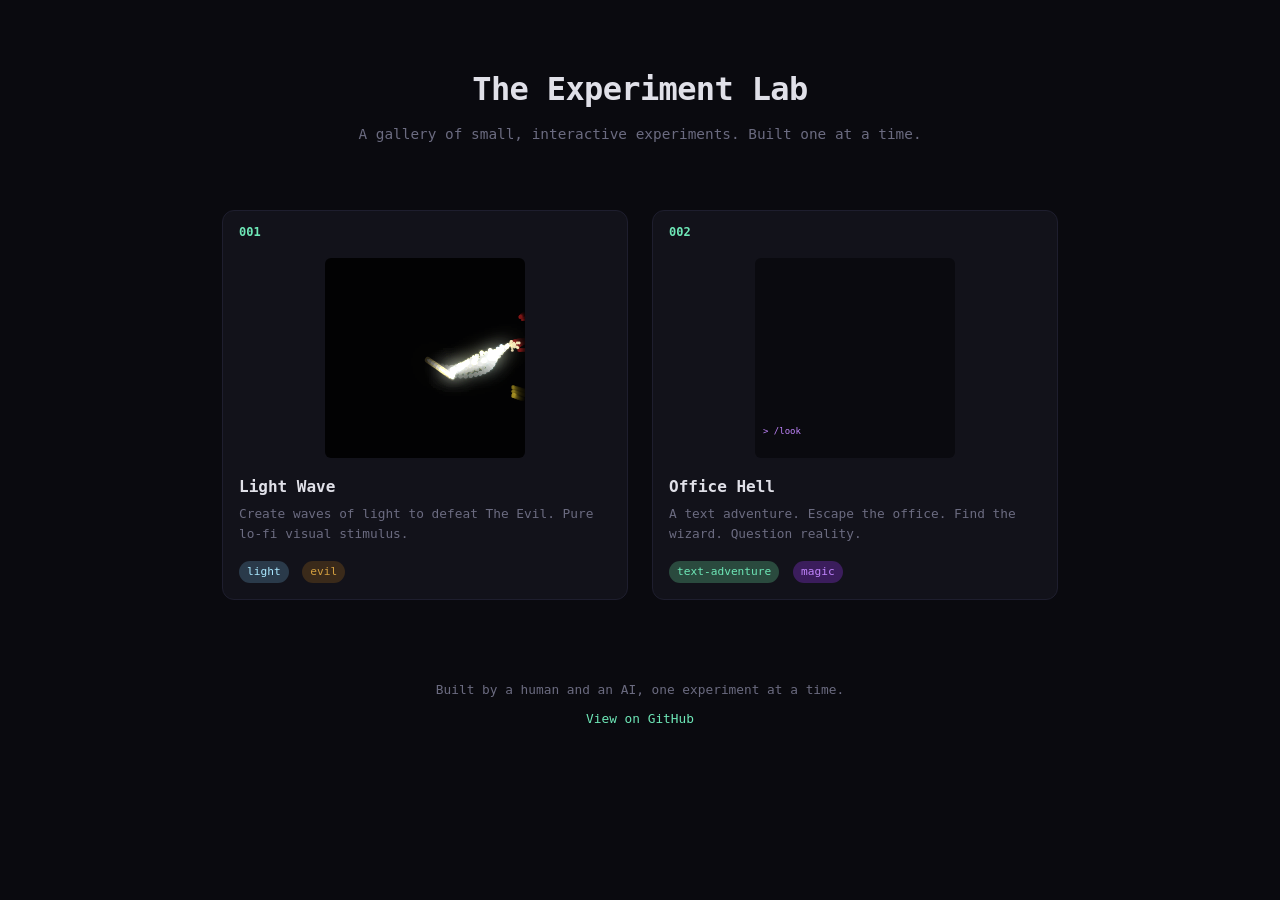
<file: index.html>
<!DOCTYPE html>
<html lang="en">
<head>
    <meta charset="UTF-8">
    <meta name="viewport" content="width=device-width, initial-scale=1.0">
    <title>The Experiment Lab</title>
    <link rel="stylesheet" href="style.css">
</head>
<body>
    <header>
        <h1>The Experiment Lab</h1>
        <p class="subtitle">A gallery of small, interactive experiments. Built one at a time.</p>
    </header>

    <main>
        <div class="grid">
            <a href="experiments/001-game-of-life/" class="card">
                <div class="card-number">001</div>
                <div class="card-preview">
                    <canvas id="preview-lw" width="200" height="200"></canvas>
                </div>
                <div class="card-info">
                    <h2>Light Wave</h2>
                    <p>Create waves of light to defeat The Evil. Pure lo-fi visual stimulus.</p>
                    <span class="card-tag tag-light">light</span>
                    <span class="card-tag tag-evil">evil</span>
                </div>
            </a>

            <a href="experiments/002-office-hell/" class="card">
                <div class="card-number">002</div>
                <div class="card-preview">
                    <div id="preview-office" class="text-preview"></div>
                </div>
                <div class="card-info">
                    <h2>Office Hell</h2>
                    <p>A text adventure. Escape the office. Find the wizard. Question reality.</p>
                    <span class="card-tag">text-adventure</span>
                    <span class="card-tag tag-magic">magic</span>
                </div>
            </a>
        </div>
    </main>

    <footer>
        <p>Built by a human and an AI, one experiment at a time.</p>
        <p><a href="https://github.com/runquik/gleaming_apple" class="gh-link">View on GitHub</a></p>
    </footer>

    <script>
    // Self-playing Light Wave preview with particle wave system + stampedes
    (function() {
        const canvas = document.getElementById('preview-lw');
        if (!canvas) return;
        const ctx = canvas.getContext('2d');
        const W = canvas.width, H = canvas.height;

        // Offscreen canvases for bloom
        const pCanvas = document.createElement('canvas');
        pCanvas.width = W; pCanvas.height = H;
        const pCtx = pCanvas.getContext('2d');
        const bCanvas = document.createElement('canvas');
        bCanvas.width = Math.ceil(W / 2); bCanvas.height = Math.ceil(H / 2);
        const bCtx = bCanvas.getContext('2d');

        // Simplex noise (compact)
        const PERM = new Uint8Array(512);
        const GRAD2 = [[1,0],[-1,0],[0,1],[0,-1],[1,1],[-1,1],[1,-1],[-1,-1],[1,0],[-1,0],[0,1],[0,-1]];
        (function() {
            const p = new Uint8Array(256);
            for (let i = 0; i < 256; i++) p[i] = i;
            for (let i = 255; i > 0; i--) { const j = Math.floor(Math.random()*(i+1)); const t = p[i]; p[i] = p[j]; p[j] = t; }
            for (let i = 0; i < 512; i++) PERM[i] = p[i & 255];
        })();
        const F2 = 0.5*(Math.sqrt(3)-1), G2 = (3-Math.sqrt(3))/6;
        function simplex2D(xin, yin) {
            const s = (xin+yin)*F2;
            const i = Math.floor(xin+s), j = Math.floor(yin+s);
            const t = (i+j)*G2;
            const x0 = xin-(i-t), y0 = yin-(j-t);
            const i1 = x0>y0?1:0, j1 = x0>y0?0:1;
            const x1 = x0-i1+G2, y1 = y0-j1+G2;
            const x2 = x0-1+2*G2, y2 = y0-1+2*G2;
            const ii = i&255, jj = j&255;
            let n0=0,n1=0,n2=0;
            let t0 = 0.5-x0*x0-y0*y0;
            if (t0>0) { t0*=t0; const g=GRAD2[PERM[ii+PERM[jj]]%12]; n0=t0*t0*(g[0]*x0+g[1]*y0); }
            let t1 = 0.5-x1*x1-y1*y1;
            if (t1>0) { t1*=t1; const g=GRAD2[PERM[ii+i1+PERM[jj+j1]]%12]; n1=t1*t1*(g[0]*x1+g[1]*y1); }
            let t2 = 0.5-x2*x2-y2*y2;
            if (t2>0) { t2*=t2; const g=GRAD2[PERM[ii+1+PERM[jj+1]]%12]; n2=t2*t2*(g[0]*x2+g[1]*y2); }
            return 70*(n0+n1+n2);
        }
        const NS = 0.015, NTF = 0.00015;
        function noiseField(x, y, time) {
            const t = time * NTF;
            return { fx: simplex2D(x*NS+31.7, y*NS+t+17.3), fy: -simplex2D(x*NS, y*NS+t) };
        }

        // Particle system constants (scaled for 200px preview)
        const MAX_PARTICLES = 250;
        const EMIT_RATE = 3;
        const PARTICLE_LIFE = 1500;
        const GROW_MS = 150;
        const FADE_MS = 300;
        const NOISE_STRENGTH = 0.12;
        const RIBBON_LENGTH = 30;
        const RIBBON_MAX_AGE = 400;
        const RIBBON_DAMAGE_RADIUS = 12;
        const PARTICLE_DAMAGE_RADIUS = 5;

        const particles = [];
        const ribbon = [];
        const evils = [];
        const sparks = [];
        let time = 0;
        let simTime = 0;

        // Auto-cursor: Lissajous path
        let cursorX = W / 2, cursorY = H / 2;

        function emitParticles(x, y, vx, vy, count) {
            const speed = Math.sqrt(vx*vx+vy*vy);
            const baseAngle = speed > 0.3 ? Math.atan2(vy, vx) : Math.random()*Math.PI*2;
            for (let i = 0; i < count; i++) {
                if (particles.length >= MAX_PARTICLES) break;
                const spread = (Math.random()-0.5)*(Math.PI/2);
                const angle = baseAngle + spread;
                const spd = (0.3+Math.random()*0.7)*Math.max(speed*0.3, 0.3);
                const hue = Math.random()<0.35 ? 45+Math.random()*15 :
                            Math.random()<0.5  ? 185+Math.random()*25 : 55+Math.random()*15;
                particles.push({
                    x, y, vx: Math.cos(angle)*spd, vy: Math.sin(angle)*spd,
                    age: 0, maxAge: PARTICLE_LIFE*(0.7+Math.random()*0.6),
                    size: 0.8+Math.random()*1.2, hue,
                    sat: 50+Math.random()*30, lit: 70+Math.random()*20, alpha: 0,
                });
            }
        }

        function updateParticle(p, dt, time) {
            p.age += dt;
            if (p.age < GROW_MS) p.alpha = p.age / GROW_MS;
            else if (p.age > p.maxAge - FADE_MS) p.alpha = Math.max(0, (p.maxAge - p.age) / FADE_MS);
            else p.alpha = 1;
            const field = noiseField(p.x, p.y, time);
            p.vx += field.fx * NOISE_STRENGTH * (dt/16);
            p.vy += field.fy * NOISE_STRENGTH * (dt/16);
            const drag = Math.pow(0.98, dt/16);
            p.vx *= drag; p.vy *= drag;
            p.x += p.vx * dt * 0.06;
            p.y += p.vy * dt * 0.06;
            p.size += 0.0008 * dt;
        }

        function updateRibbon(x, y, time) {
            ribbon.push({ x, y, time });
            if (ribbon.length > RIBBON_LENGTH) ribbon.shift();
            while (ribbon.length > 0 && time - ribbon[0].time > RIBBON_MAX_AGE) ribbon.shift();
        }

        function spawnEvil() {
            const colors = [{ h: 0, s: 70, l: 25 }, { h: 95, s: 55, l: 22 }, { h: 50, s: 65, l: 30 }];
            const col = colors[Math.floor(Math.random() * 3)];
            const edge = Math.floor(Math.random() * 4);
            let x, y, vx, vy;
            const sp = 0.2 + Math.random() * 0.3;
            if (edge === 0) { x = 0; y = Math.random() * H; vx = sp; vy = (Math.random()-0.5)*sp; }
            else if (edge === 1) { x = W; y = Math.random() * H; vx = -sp; vy = (Math.random()-0.5)*sp; }
            else if (edge === 2) { x = Math.random() * W; y = 0; vx = (Math.random()-0.5)*sp; vy = sp; }
            else { x = Math.random() * W; y = H; vx = (Math.random()-0.5)*sp; vy = -sp; }
            const cells = [];
            for (let i = 0; i < 4 + Math.floor(Math.random() * 5); i++) {
                const a = Math.random() * Math.PI * 2, d = Math.random() * 6;
                cells.push({ ox: Math.cos(a)*d, oy: Math.sin(a)*d, r: 1+Math.random()*1.5, phase: Math.random()*6.28, alive: true });
            }
            evils.push({ x, y, vx, vy, h: col.h, s: col.s, l: col.l, cells, wobble: Math.random()*6.28 });
        }

        // Mini stampede state machine
        let spState = 'calm', spClock = 0, stragTimer = 0;
        let stCount = 0, stSpawned = 0, stInterval = 0, stSub = 0;
        const CALM = 4000, STAM_DUR = 600;

        function updateSpawner(dt) {
            spClock += dt;
            if (spState === 'calm') {
                stragTimer += dt;
                if (stragTimer > 1500 && evils.length < 5) { spawnEvil(); stragTimer = 0; }
                if (spClock > CALM) {
                    spState = 'stampede'; spClock = 0;
                    stCount = 10 + Math.floor(Math.random() * 9);
                    stSpawned = 0; stInterval = STAM_DUR / stCount; stSub = 0;
                }
            } else {
                stSub += dt;
                while (stSub >= stInterval && stSpawned < stCount) { spawnEvil(); stSpawned++; stSub -= stInterval; }
                if (stSpawned >= stCount) { spState = 'calm'; spClock = 0; stragTimer = 0; }
            }
        }

        function checkCollisions(time) {
            for (let bi = evils.length - 1; bi >= 0; bi--) {
                const blob = evils[bi];
                for (let ci = blob.cells.length - 1; ci >= 0; ci--) {
                    const cell = blob.cells[ci];
                    if (!cell.alive) continue;
                    const cx = blob.x + cell.ox, cy = blob.y + cell.oy;
                    let killed = false;
                    // Ribbon check
                    for (let ri = ribbon.length - 1; ri >= 0; ri--) {
                        const rp = ribbon[ri];
                        if (time - rp.time > 300) break;
                        const dx = cx-rp.x, dy = cy-rp.y;
                        if (dx*dx+dy*dy < (RIBBON_DAMAGE_RADIUS+cell.r)**2) { killed = true; break; }
                    }
                    // Particle check
                    if (!killed) {
                        for (let pi = particles.length - 1; pi >= 0; pi--) {
                            const pp = particles[pi];
                            if (pp.alpha < 0.5) continue;
                            const dx = cx-pp.x, dy = cy-pp.y;
                            if (dx*dx+dy*dy < (PARTICLE_DAMAGE_RADIUS+cell.r)**2) { killed = true; pp.alpha = Math.max(pp.alpha-0.15,0); break; }
                        }
                    }
                    if (killed) {
                        cell.alive = false;
                        for (let s = 0; s < 3; s++) {
                            const sa = Math.random()*Math.PI*2, ss = 1+Math.random()*2;
                            sparks.push({ x:cx,y:cy,vx:Math.cos(sa)*ss,vy:Math.sin(sa)*ss,life:1,h:45,s:80,l:85 });
                        }
                    }
                }
                let anyAlive = false;
                for (const c of blob.cells) { if (c.alive) { anyAlive = true; break; } }
                if (!anyAlive) evils.splice(bi, 1);
            }
        }

        // Init evils
        for (let i = 0; i < 3; i++) spawnEvil();

        function tick() {
            time++;
            const dt = 50;
            simTime += dt;

            // Background fade
            ctx.fillStyle = 'rgba(2,2,6,0.15)';
            ctx.fillRect(0, 0, W, H);

            // Auto-cursor: Lissajous
            const t = time * 0.02;
            const prevCX = cursorX, prevCY = cursorY;
            cursorX = W / 2 + Math.sin(t * 1.3) * 55;
            cursorY = H / 2 + Math.sin(t * 0.9) * 55;
            const cvx = cursorX - prevCX, cvy = cursorY - prevCY;

            // Emit particles + update ribbon
            if (time % 2 === 0) {
                emitParticles(cursorX, cursorY, cvx, cvy, EMIT_RATE);
                updateRibbon(cursorX, cursorY, simTime);
            }

            // Update particles
            for (let i = particles.length - 1; i >= 0; i--) {
                updateParticle(particles[i], dt, simTime);
                if (particles[i].age >= particles[i].maxAge) particles.splice(i, 1);
            }

            // Spawner
            updateSpawner(dt);

            // Update evil blobs
            for (let i = evils.length - 1; i >= 0; i--) {
                const b = evils[i];
                b.wobble += 0.04;
                b.x += b.vx; b.y += b.vy;
                const tcx = W/2-b.x, tcy = H/2-b.y;
                const td = Math.sqrt(tcx*tcx+tcy*tcy);
                if (td > 20) { b.vx += (tcx/td)*0.01; b.vy += (tcy/td)*0.01; }
                const sp = Math.sqrt(b.vx*b.vx+b.vy*b.vy);
                if (sp > 0.6) { b.vx=(b.vx/sp)*0.6; b.vy=(b.vy/sp)*0.6; }
                if (b.x < -30 || b.x > W+30 || b.y < -30 || b.y > H+30) { evils.splice(i, 1); continue; }

                for (const c of b.cells) {
                    if (!c.alive) continue;
                    c.phase += 0.05;
                }
            }

            // Collisions
            checkCollisions(simTime);

            // --- Render ---

            // Pass 1: particles to offscreen
            pCtx.clearRect(0, 0, W, H);
            pCtx.globalCompositeOperation = 'lighter';
            for (const p of particles) {
                if (p.alpha <= 0) continue;
                pCtx.beginPath();
                pCtx.arc(p.x, p.y, p.size, 0, Math.PI*2);
                pCtx.fillStyle = `hsla(${p.hue},${p.sat}%,${p.lit}%,${p.alpha})`;
                pCtx.fill();
            }
            pCtx.globalCompositeOperation = 'source-over';

            // Pass 2: bloom
            const bw = bCanvas.width, bh = bCanvas.height;
            bCtx.clearRect(0, 0, bw, bh);
            bCtx.drawImage(pCanvas, 0, 0, bw, bh);
            bCtx.filter = 'blur(4px)';
            bCtx.drawImage(bCanvas, 0, 0);
            bCtx.filter = 'none';

            // Composite bloom + particles
            const saved = ctx.globalCompositeOperation;
            ctx.globalCompositeOperation = 'lighter';
            ctx.globalAlpha = 0.6;
            ctx.drawImage(bCanvas, 0, 0, W, H);
            ctx.globalAlpha = 1;
            ctx.drawImage(pCanvas, 0, 0);
            ctx.globalCompositeOperation = saved;

            // Ribbon
            if (ribbon.length > 1) {
                ctx.globalCompositeOperation = 'lighter';
                ctx.beginPath();
                ctx.moveTo(ribbon[0].x, ribbon[0].y);
                for (let i = 1; i < ribbon.length; i++) ctx.lineTo(ribbon[i].x, ribbon[i].y);
                ctx.strokeStyle = 'hsla(45,80%,70%,0.15)';
                ctx.lineWidth = 6; ctx.lineCap = 'round'; ctx.lineJoin = 'round';
                ctx.stroke();
                ctx.beginPath();
                ctx.moveTo(ribbon[0].x, ribbon[0].y);
                for (let i = 1; i < ribbon.length; i++) ctx.lineTo(ribbon[i].x, ribbon[i].y);
                ctx.strokeStyle = 'hsla(50,90%,92%,0.85)';
                ctx.lineWidth = 1.5;
                ctx.stroke();
                ctx.globalCompositeOperation = saved;
            }

            // Evil blobs
            for (const b of evils) {
                for (const c of b.cells) {
                    if (!c.alive) continue;
                    const pulse = 0.6+0.4*Math.sin(c.phase);
                    const cx = b.x+c.ox+Math.sin(b.wobble+c.phase)*2;
                    const cy = b.y+c.oy+Math.cos(b.wobble+c.phase*0.7)*2;
                    const cr = c.r*(0.8+0.3*pulse);
                    ctx.beginPath(); ctx.arc(cx,cy,cr,0,Math.PI*2);
                    ctx.fillStyle = `hsla(${b.h},${b.s}%,${b.l+10*pulse}%,${0.7+0.3*pulse})`;
                    ctx.fill();
                }
            }

            // Sparks
            for (let i = sparks.length - 1; i >= 0; i--) {
                const s = sparks[i];
                s.x += s.vx; s.y += s.vy; s.vx *= 0.94; s.vy *= 0.94; s.life -= 0.03;
                if (s.life <= 0) { sparks.splice(i, 1); continue; }
                ctx.beginPath(); ctx.arc(s.x,s.y,1.5*s.life,0,Math.PI*2);
                ctx.fillStyle = `hsla(${s.h},${s.s}%,${s.l}%,${s.life})`;
                ctx.fill();
            }
        }

        ctx.fillStyle = '#020206';
        ctx.fillRect(0, 0, W, H);
        setInterval(tick, 50);
    })();

    // Text preview for Office Hell
    (function() {
        const el = document.getElementById('preview-office');
        if (!el) return;

        const lines = [
            { text: '> /look', color: '#c084fc' },
            { text: '', color: '' },
            { text: 'ELEVATOR LOBBY', color: '#4ade80' },
            { text: 'Fluorescent lights flicker.', color: '#c8c8d0' },
            { text: 'KAREN patrols nearby.', color: '#38bdf8' },
            { text: '', color: '' },
            { text: '> /go south', color: '#c084fc' },
            { text: '', color: '' },
            { text: 'YOUR CUBICLE', color: '#4ade80' },
            { text: 'A DEAD PLANT mocks you.', color: '#facc15' },
            { text: '', color: '' },
            { text: '> /open closet', color: '#c084fc' },
            { text: '', color: '' },
            { text: 'The closet is... bigger', color: '#c8c8d0' },
            { text: 'on the inside??', color: '#c8c8d0' },
            { text: '', color: '' },
            { text: 'A SPELLBOOK glows.', color: '#c084fc', glow: true },
            { text: '', color: '' },
            { text: '"What the hell."', color: '#c8c8d0' },
        ];

        let idx = 0;
        el.style.cssText = 'font-family:monospace;font-size:9px;line-height:1.4;padding:8px;background:#0a0a0f;border-radius:6px;height:200px;overflow:hidden;display:flex;flex-direction:column;justify-content:flex-end;';

        function addLine() {
            const line = lines[idx % lines.length];
            const div = document.createElement('div');
            div.textContent = line.text || '\u00A0';
            div.style.color = line.color || '#666';
            if (line.glow) div.style.textShadow = '0 0 8px #c084fc';
            el.appendChild(div);

            while (el.children.length > 12) el.removeChild(el.firstChild);

            idx++;
            if (idx % lines.length === 0) {
                setTimeout(() => { el.innerHTML = ''; }, 2000);
            }
        }

        setInterval(addLine, 400);
    })();
    </script>
</body>
</html>
</file>
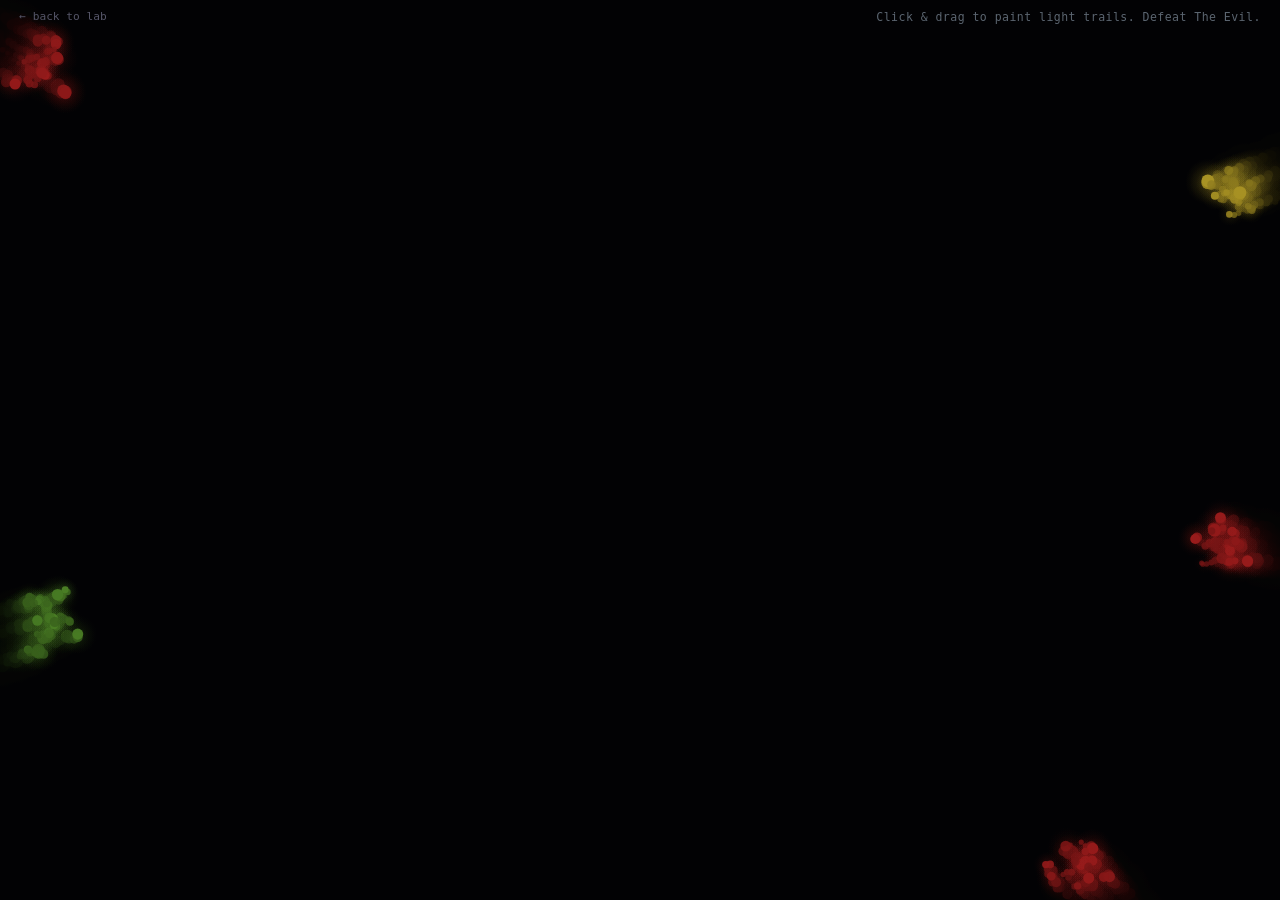
<file: experiments/001-game-of-life/index.html>
<!DOCTYPE html>
<html lang="en">
<head>
    <meta charset="UTF-8">
    <meta name="viewport" content="width=device-width, initial-scale=1.0">
    <title>Light Wave</title>
    <style>
        *, *::before, *::after { margin: 0; padding: 0; box-sizing: border-box; }

        :root {
            --bg: #020206;
            --text: #d0d0dd;
            --text-dim: #555568;
        }

        body {
            font-family: 'SF Mono', 'Fira Code', 'Cascadia Code', 'Consolas', monospace;
            background: var(--bg);
            color: var(--text);
            min-height: 100vh;
            display: flex;
            flex-direction: column;
            align-items: center;
            overflow: hidden;
            user-select: none;
        }

        .top-bar {
            position: fixed;
            top: 0;
            left: 0;
            right: 0;
            z-index: 100;
            display: flex;
            justify-content: space-between;
            align-items: center;
            padding: 0.6rem 1.2rem;
            pointer-events: none;
        }

        .back {
            color: var(--text-dim);
            text-decoration: none;
            font-size: 0.7rem;
            pointer-events: auto;
            transition: color 0.2s;
        }
        .back:hover { color: #aae8ff; }

        .instruction {
            color: rgba(180, 200, 220, 0.5);
            font-size: 0.72rem;
            letter-spacing: 0.04em;
            text-align: right;
            transition: opacity 0.5s;
        }

        canvas {
            position: fixed;
            top: 0;
            left: 0;
            width: 100vw;
            height: 100vh;
        }
    </style>
</head>
<body>
    <canvas id="c"></canvas>

    <div class="top-bar">
        <a href="../../" class="back">&larr; back to lab</a>
        <div class="instruction">Click &amp; drag to paint light trails. Defeat The Evil.</div>
    </div>

    <script>
    (function() {
        const canvas = document.getElementById('c');
        const ctx = canvas.getContext('2d');

        let W, H;
        let particleCanvas, particleCtx;
        let bloomCanvas, bloomCtx;

        function resize() {
            W = canvas.width = window.innerWidth;
            H = canvas.height = window.innerHeight;

            particleCanvas = document.createElement('canvas');
            particleCanvas.width = W;
            particleCanvas.height = H;
            particleCtx = particleCanvas.getContext('2d');

            bloomCanvas = document.createElement('canvas');
            bloomCanvas.width = Math.ceil(W / 4);
            bloomCanvas.height = Math.ceil(H / 4);
            bloomCtx = bloomCanvas.getContext('2d');
        }
        resize();
        window.addEventListener('resize', resize);

        // --- Simplex noise ---
        const PERM = new Uint8Array(512);
        const GRAD2 = [
            [1,0],[-1,0],[0,1],[0,-1],
            [1,1],[-1,1],[1,-1],[-1,-1],
            [1,0],[-1,0],[0,1],[0,-1]
        ];
        (function seedPerm() {
            const p = new Uint8Array(256);
            for (let i = 0; i < 256; i++) p[i] = i;
            for (let i = 255; i > 0; i--) {
                const j = Math.floor(Math.random() * (i + 1));
                const tmp = p[i]; p[i] = p[j]; p[j] = tmp;
            }
            for (let i = 0; i < 512; i++) PERM[i] = p[i & 255];
        })();

        const F2 = 0.5 * (Math.sqrt(3) - 1);
        const G2 = (3 - Math.sqrt(3)) / 6;

        function simplexNoise2D(xin, yin) {
            const s = (xin + yin) * F2;
            const i = Math.floor(xin + s), j = Math.floor(yin + s);
            const t = (i + j) * G2;
            const X0 = i - t, Y0 = j - t;
            const x0 = xin - X0, y0 = yin - Y0;
            const i1 = x0 > y0 ? 1 : 0, j1 = x0 > y0 ? 0 : 1;
            const x1 = x0 - i1 + G2, y1 = y0 - j1 + G2;
            const x2 = x0 - 1 + 2 * G2, y2 = y0 - 1 + 2 * G2;
            const ii = i & 255, jj = j & 255;

            let n0 = 0, n1 = 0, n2 = 0;
            let t0 = 0.5 - x0 * x0 - y0 * y0;
            if (t0 > 0) { t0 *= t0; const g = GRAD2[PERM[ii + PERM[jj]] % 12]; n0 = t0 * t0 * (g[0] * x0 + g[1] * y0); }
            let t1 = 0.5 - x1 * x1 - y1 * y1;
            if (t1 > 0) { t1 *= t1; const g = GRAD2[PERM[ii + i1 + PERM[jj + j1]] % 12]; n1 = t1 * t1 * (g[0] * x1 + g[1] * y1); }
            let t2 = 0.5 - x2 * x2 - y2 * y2;
            if (t2 > 0) { t2 *= t2; const g = GRAD2[PERM[ii + 1 + PERM[jj + 1]] % 12]; n2 = t2 * t2 * (g[0] * x2 + g[1] * y2); }
            return 70 * (n0 + n1 + n2);
        }

        const NOISE_SCALE = 0.003;
        const NOISE_TIME_FACTOR = 0.00015;

        function noiseField(x, y, time) {
            const t = time * NOISE_TIME_FACTOR;
            const nx = simplexNoise2D(x * NOISE_SCALE, y * NOISE_SCALE + t);
            const ny = simplexNoise2D(x * NOISE_SCALE + 31.7, y * NOISE_SCALE + t + 17.3);
            return { fx: ny, fy: -nx }; // curl noise
        }

        // --- Particle system constants ---
        const MAX_PARTICLES = 2000;
        const EMIT_RATE = 10;
        const PARTICLE_LIFE = 2500;
        const GROW_MS = 200;
        const FADE_MS = 400;
        const NOISE_STRENGTH = 0.15;
        const RIBBON_LENGTH = 80;
        const RIBBON_MAX_AGE = 500;
        const RIBBON_DAMAGE_RADIUS = 25;
        const PARTICLE_DAMAGE_RADIUS = 8;

        // --- Data ---
        const particles = [];
        const ribbon = [];
        const evilBlobs = [];
        const sparks = [];

        // --- Mouse ---
        let mouseDown = false;
        let mouseX = 0, mouseY = 0;
        let prevMouseX = 0, prevMouseY = 0;
        let mouseVX = 0, mouseVY = 0;

        // --- Emit particles ---
        function emitParticles(x, y, vx, vy, count) {
            const speed = Math.sqrt(vx * vx + vy * vy);
            const baseAngle = speed > 0.5 ? Math.atan2(vy, vx) : Math.random() * Math.PI * 2;

            for (let i = 0; i < count; i++) {
                if (particles.length >= MAX_PARTICLES) break;

                const spread = (Math.random() - 0.5) * (Math.PI / 2); // +-45 deg
                const angle = baseAngle + spread;
                const spd = (0.3 + Math.random() * 0.7) * Math.max(speed * 0.3, 0.5);

                const hue = Math.random() < 0.35 ? 45 + Math.random() * 15 :
                            Math.random() < 0.5  ? 185 + Math.random() * 25 :
                            55 + Math.random() * 15;

                particles.push({
                    x, y,
                    vx: Math.cos(angle) * spd,
                    vy: Math.sin(angle) * spd,
                    age: 0,
                    maxAge: PARTICLE_LIFE * (0.7 + Math.random() * 0.6),
                    size: 1 + Math.random() * 2,
                    hue,
                    sat: 50 + Math.random() * 30,
                    lit: 70 + Math.random() * 20,
                    alpha: 0,
                });
            }
        }

        // --- Update single particle ---
        function updateParticle(p, dt, time) {
            p.age += dt;

            // Alpha envelope
            if (p.age < GROW_MS) {
                p.alpha = p.age / GROW_MS;
            } else if (p.age > p.maxAge - FADE_MS) {
                p.alpha = Math.max(0, (p.maxAge - p.age) / FADE_MS);
            } else {
                p.alpha = 1;
            }

            // Noise flow field
            const field = noiseField(p.x, p.y, time);
            p.vx += field.fx * NOISE_STRENGTH * (dt / 16);
            p.vy += field.fy * NOISE_STRENGTH * (dt / 16);

            // Drag
            const drag = Math.pow(0.98, dt / 16);
            p.vx *= drag;
            p.vy *= drag;

            // Move
            p.x += p.vx * dt * 0.06;
            p.y += p.vy * dt * 0.06;

            // Slight size growth
            p.size += 0.001 * dt;
        }

        // --- Ribbon (cursor trail) ---
        function updateRibbon(x, y, time) {
            ribbon.push({ x, y, time });
            if (ribbon.length > RIBBON_LENGTH) ribbon.shift();
            // Trim old entries
            while (ribbon.length > 0 && time - ribbon[0].time > RIBBON_MAX_AGE) {
                ribbon.shift();
            }
        }

        // --- Evil blob ---
        function spawnEvil() {
            const type = Math.floor(Math.random() * 3);
            const colors = [
                { h: 0, s: 70, l: 25 },
                { h: 95, s: 55, l: 22 },
                { h: 50, s: 65, l: 30 },
            ];
            const col = colors[type];

            let x, y, vx, vy;
            const edge = Math.floor(Math.random() * 4);
            const speed = 0.2 + Math.random() * 0.5;
            if (edge === 0)      { x = -20; y = Math.random() * H; vx = speed; vy = (Math.random() - 0.5) * speed; }
            else if (edge === 1) { x = W + 20; y = Math.random() * H; vx = -speed; vy = (Math.random() - 0.5) * speed; }
            else if (edge === 2) { x = Math.random() * W; y = -20; vx = (Math.random() - 0.5) * speed; vy = speed; }
            else                 { x = Math.random() * W; y = H + 20; vx = (Math.random() - 0.5) * speed; vy = -speed; }

            const cells = [];
            const clusterSize = 10 + Math.floor(Math.random() * 15);
            for (let i = 0; i < clusterSize; i++) {
                const angle = Math.random() * Math.PI * 2;
                const dist = Math.random() * 35;
                cells.push({
                    ox: Math.cos(angle) * dist,
                    oy: Math.sin(angle) * dist,
                    radius: 2.5 + Math.random() * 3.5,
                    phase: Math.random() * Math.PI * 2,
                    pulseSpeed: 0.02 + Math.random() * 0.03,
                    alive: true,
                });
            }

            evilBlobs.push({
                x, y, vx, vy,
                h: col.h, s: col.s, l: col.l,
                cells,
                wobblePhase: Math.random() * Math.PI * 2,
                wobbleSpeed: 0.005 + Math.random() * 0.01,
            });
        }

        // --- Sparks ---
        function burstSparks(x, y, h, s, l, count) {
            for (let i = 0; i < count; i++) {
                const angle = Math.random() * Math.PI * 2;
                const spd = 1 + Math.random() * 4;
                const mixLight = Math.random() > 0.4;
                sparks.push({
                    x, y,
                    vx: Math.cos(angle) * spd,
                    vy: Math.sin(angle) * spd,
                    life: 1.0,
                    decay: 0.015 + Math.random() * 0.02,
                    radius: 1 + Math.random() * 2.5,
                    h: mixLight ? 45 + Math.random() * 20 : h,
                    s: mixLight ? 80 : s,
                    l: mixLight ? 85 : l + 30,
                });
            }
        }

        // --- Collision: ribbon + particles vs evil cells ---
        function checkCollisions(time) {
            for (let bi = evilBlobs.length - 1; bi >= 0; bi--) {
                const blob = evilBlobs[bi];

                for (let ci = blob.cells.length - 1; ci >= 0; ci--) {
                    const cell = blob.cells[ci];
                    if (!cell.alive) continue;

                    const cx = blob.x + cell.ox;
                    const cy = blob.y + cell.oy;
                    let killed = false;

                    // Primary: ribbon points (last 300ms)
                    for (let ri = ribbon.length - 1; ri >= 0; ri--) {
                        const rp = ribbon[ri];
                        if (time - rp.time > 300) break;
                        const dx = cx - rp.x;
                        const dy = cy - rp.y;
                        const hitDist = RIBBON_DAMAGE_RADIUS + cell.radius;
                        if (dx * dx + dy * dy < hitDist * hitDist) {
                            killed = true;
                            break;
                        }
                    }

                    // Secondary: bright particles
                    if (!killed) {
                        for (let pi = particles.length - 1; pi >= 0; pi--) {
                            const pp = particles[pi];
                            if (pp.alpha < 0.5) continue;
                            const dx = cx - pp.x;
                            const dy = cy - pp.y;
                            const hitDist = PARTICLE_DAMAGE_RADIUS + cell.radius;
                            if (dx * dx + dy * dy < hitDist * hitDist) {
                                killed = true;
                                pp.alpha = Math.max(pp.alpha - 0.15, 0);
                                break;
                            }
                        }
                    }

                    if (killed) {
                        cell.alive = false;
                        burstSparks(cx, cy, blob.h, blob.s, blob.l, 6);
                    }
                }

                let anyAlive = false;
                for (const c of blob.cells) { if (c.alive) { anyAlive = true; break; } }
                if (!anyAlive) {
                    burstSparks(blob.x, blob.y, blob.h, blob.s, blob.l, 25);
                    evilBlobs.splice(bi, 1);
                }
            }
        }

        // --- Stampede state machine ---
        const CALM_DUR = 7000;
        const STAMPEDE_DUR = 1200;
        const STRAGGLER_INTERVAL = 2500;
        const STAMPEDE_COUNT_MIN = 30;
        const STAMPEDE_COUNT_MAX = 50;

        let spawnState = 'calm';
        let spawnClock = 0;
        let stragglerTimer = 0;
        let stampedeCount = 0;
        let stampedeSpawned = 0;
        let stampedeInterval = 0;
        let stampedeSubTimer = 0;

        function updateSpawner(dt) {
            spawnClock += dt;

            if (spawnState === 'calm') {
                // Straggler spawns
                stragglerTimer += dt;
                if (stragglerTimer > STRAGGLER_INTERVAL && evilBlobs.length < 5) {
                    spawnEvil();
                    stragglerTimer = 0;
                }

                if (spawnClock > CALM_DUR) {
                    spawnState = 'stampede';
                    spawnClock = 0;
                    stampedeCount = STAMPEDE_COUNT_MIN + Math.floor(Math.random() * (STAMPEDE_COUNT_MAX - STAMPEDE_COUNT_MIN + 1));
                    stampedeSpawned = 0;
                    stampedeInterval = STAMPEDE_DUR / stampedeCount;
                    stampedeSubTimer = 0;
                }
            } else if (spawnState === 'stampede') {
                stampedeSubTimer += dt;
                while (stampedeSubTimer >= stampedeInterval && stampedeSpawned < stampedeCount) {
                    spawnEvil();
                    stampedeSpawned++;
                    stampedeSubTimer -= stampedeInterval;
                }

                if (stampedeSpawned >= stampedeCount) {
                    spawnState = 'calm';
                    spawnClock = 0;
                    stragglerTimer = 0;
                }
            }
        }

        // --- Update ---
        let lastTime = 0;

        function update(dt, timestamp) {
            // Emit particles while mouse is down
            if (mouseDown) {
                emitParticles(mouseX, mouseY, mouseVX, mouseVY, EMIT_RATE);
                updateRibbon(mouseX, mouseY, timestamp);
            }

            // Update particles
            for (let i = particles.length - 1; i >= 0; i--) {
                updateParticle(particles[i], dt, timestamp);
                if (particles[i].age >= particles[i].maxAge) {
                    particles.splice(i, 1);
                }
            }

            // Stampede spawner
            updateSpawner(dt);

            // Update evil blobs
            for (let i = evilBlobs.length - 1; i >= 0; i--) {
                const blob = evilBlobs[i];
                blob.wobblePhase += blob.wobbleSpeed * dt;
                blob.x += blob.vx * dt * 0.06;
                blob.y += blob.vy * dt * 0.06;

                const toCenterX = W / 2 - blob.x;
                const toCenterY = H / 2 - blob.y;
                const toCenterDist = Math.sqrt(toCenterX * toCenterX + toCenterY * toCenterY);
                if (toCenterDist > 50) {
                    blob.vx += (toCenterX / toCenterDist) * 0.003 * dt;
                    blob.vy += (toCenterY / toCenterDist) * 0.003 * dt;
                }

                const spd = Math.sqrt(blob.vx * blob.vx + blob.vy * blob.vy);
                if (spd > 1.0) {
                    blob.vx = (blob.vx / spd) * 1.0;
                    blob.vy = (blob.vy / spd) * 1.0;
                }

                for (const cell of blob.cells) {
                    if (cell.alive) cell.phase += cell.pulseSpeed * dt;
                }

                if (blob.x < -200 || blob.x > W + 200 || blob.y < -200 || blob.y > H + 200) {
                    evilBlobs.splice(i, 1);
                }
            }

            // Update sparks
            for (let i = sparks.length - 1; i >= 0; i--) {
                const s = sparks[i];
                s.x += s.vx; s.y += s.vy;
                s.vx *= 0.96; s.vy *= 0.96;
                s.life -= s.decay;
                if (s.life <= 0) sparks.splice(i, 1);
            }

            checkCollisions(timestamp);
        }

        // --- Render ---
        function render(timestamp) {
            // Background fade
            ctx.fillStyle = 'rgba(2, 2, 6, 0.12)';
            ctx.fillRect(0, 0, W, H);

            // --- Pass 1: Render particles to offscreen canvas ---
            particleCtx.clearRect(0, 0, W, H);
            particleCtx.globalCompositeOperation = 'lighter';
            for (const p of particles) {
                if (p.alpha <= 0) continue;
                particleCtx.beginPath();
                particleCtx.arc(p.x, p.y, p.size, 0, Math.PI * 2);
                particleCtx.fillStyle = `hsla(${p.hue}, ${p.sat}%, ${p.lit}%, ${p.alpha})`;
                particleCtx.fill();
            }
            particleCtx.globalCompositeOperation = 'source-over';

            // --- Pass 2: Bloom via downscale + blur ---
            const bw = bloomCanvas.width, bh = bloomCanvas.height;
            bloomCtx.clearRect(0, 0, bw, bh);
            bloomCtx.drawImage(particleCanvas, 0, 0, bw, bh);
            bloomCtx.filter = 'blur(8px)';
            bloomCtx.drawImage(bloomCanvas, 0, 0);
            bloomCtx.drawImage(bloomCanvas, 0, 0);
            bloomCtx.filter = 'none';

            // --- Composite: bloom layer (additive) ---
            const saved = ctx.globalCompositeOperation;
            ctx.globalCompositeOperation = 'lighter';
            ctx.globalAlpha = 0.6;
            ctx.drawImage(bloomCanvas, 0, 0, W, H);
            ctx.globalAlpha = 1;

            // --- Composite: sharp particle layer (additive) ---
            ctx.drawImage(particleCanvas, 0, 0);
            ctx.globalCompositeOperation = saved;

            // --- Ribbon rendering ---
            if (ribbon.length > 1) {
                ctx.globalCompositeOperation = 'lighter';

                // Outer glow
                ctx.beginPath();
                ctx.moveTo(ribbon[0].x, ribbon[0].y);
                for (let i = 1; i < ribbon.length; i++) {
                    ctx.lineTo(ribbon[i].x, ribbon[i].y);
                }
                ctx.strokeStyle = 'hsla(45, 80%, 70%, 0.15)';
                ctx.lineWidth = 12;
                ctx.lineCap = 'round';
                ctx.lineJoin = 'round';
                ctx.stroke();

                // Bright core
                ctx.beginPath();
                ctx.moveTo(ribbon[0].x, ribbon[0].y);
                for (let i = 1; i < ribbon.length; i++) {
                    ctx.lineTo(ribbon[i].x, ribbon[i].y);
                }
                ctx.strokeStyle = 'hsla(50, 90%, 92%, 0.85)';
                ctx.lineWidth = 2.5;
                ctx.stroke();

                ctx.globalCompositeOperation = saved;
            }

            // --- Draw evil blobs ---
            for (const blob of evilBlobs) {
                for (const cell of blob.cells) {
                    if (!cell.alive) continue;
                    const pulse = 0.6 + 0.4 * Math.sin(cell.phase);
                    const cx = blob.x + cell.ox + Math.sin(blob.wobblePhase + cell.phase) * 3;
                    const cy = blob.y + cell.oy + Math.cos(blob.wobblePhase + cell.phase * 0.7) * 3;
                    const r = cell.radius * (0.8 + 0.3 * pulse);

                    const glowR = r * 3.5;
                    const glow = ctx.createRadialGradient(cx, cy, 0, cx, cy, glowR);
                    glow.addColorStop(0, `hsla(${blob.h}, ${blob.s}%, ${blob.l + 15}%, ${0.15 * pulse})`);
                    glow.addColorStop(1, `hsla(${blob.h}, ${blob.s}%, ${blob.l}%, 0)`);
                    ctx.fillStyle = glow;
                    ctx.fillRect(cx - glowR, cy - glowR, glowR * 2, glowR * 2);

                    ctx.beginPath();
                    ctx.arc(cx, cy, r, 0, Math.PI * 2);
                    ctx.fillStyle = `hsla(${blob.h}, ${blob.s}%, ${blob.l + 10 * pulse}%, ${0.7 + 0.3 * pulse})`;
                    ctx.fill();
                }
            }

            // --- Draw sparks ---
            for (const s of sparks) {
                ctx.beginPath();
                ctx.arc(s.x, s.y, s.radius * s.life, 0, Math.PI * 2);
                ctx.fillStyle = `hsla(${s.h}, ${s.s}%, ${s.l}%, ${s.life})`;
                ctx.fill();
            }
        }

        // --- Main loop ---
        function loop(timestamp) {
            const dt = Math.min(timestamp - lastTime, 50);
            lastTime = timestamp;
            update(dt, timestamp);
            render(timestamp);
            requestAnimationFrame(loop);
        }

        // --- Mouse events ---
        canvas.addEventListener('mousedown', (e) => {
            mouseDown = true;
            mouseX = e.clientX; mouseY = e.clientY;
            prevMouseX = mouseX; prevMouseY = mouseY;
            mouseVX = 0; mouseVY = 0;
        });

        canvas.addEventListener('mousemove', (e) => {
            prevMouseX = mouseX; prevMouseY = mouseY;
            mouseX = e.clientX; mouseY = e.clientY;
            mouseVX = mouseX - prevMouseX;
            mouseVY = mouseY - prevMouseY;
        });

        window.addEventListener('mouseup', () => { mouseDown = false; });

        // --- Touch events ---
        canvas.addEventListener('touchstart', (e) => {
            e.preventDefault();
            mouseDown = true;
            const t = e.touches[0];
            mouseX = t.clientX; mouseY = t.clientY;
            prevMouseX = mouseX; prevMouseY = mouseY;
            mouseVX = 0; mouseVY = 0;
        }, { passive: false });

        canvas.addEventListener('touchmove', (e) => {
            e.preventDefault();
            const t = e.touches[0];
            prevMouseX = mouseX; prevMouseY = mouseY;
            mouseX = t.clientX; mouseY = t.clientY;
            mouseVX = mouseX - prevMouseX;
            mouseVY = mouseY - prevMouseY;
        }, { passive: false });

        window.addEventListener('touchend', () => { mouseDown = false; });

        // --- Init ---
        ctx.fillStyle = '#020206';
        ctx.fillRect(0, 0, W, H);

        for (let i = 0; i < 5; i++) spawnEvil();

        requestAnimationFrame(loop);
    })();
    </script>
</body>
</html>
</file>
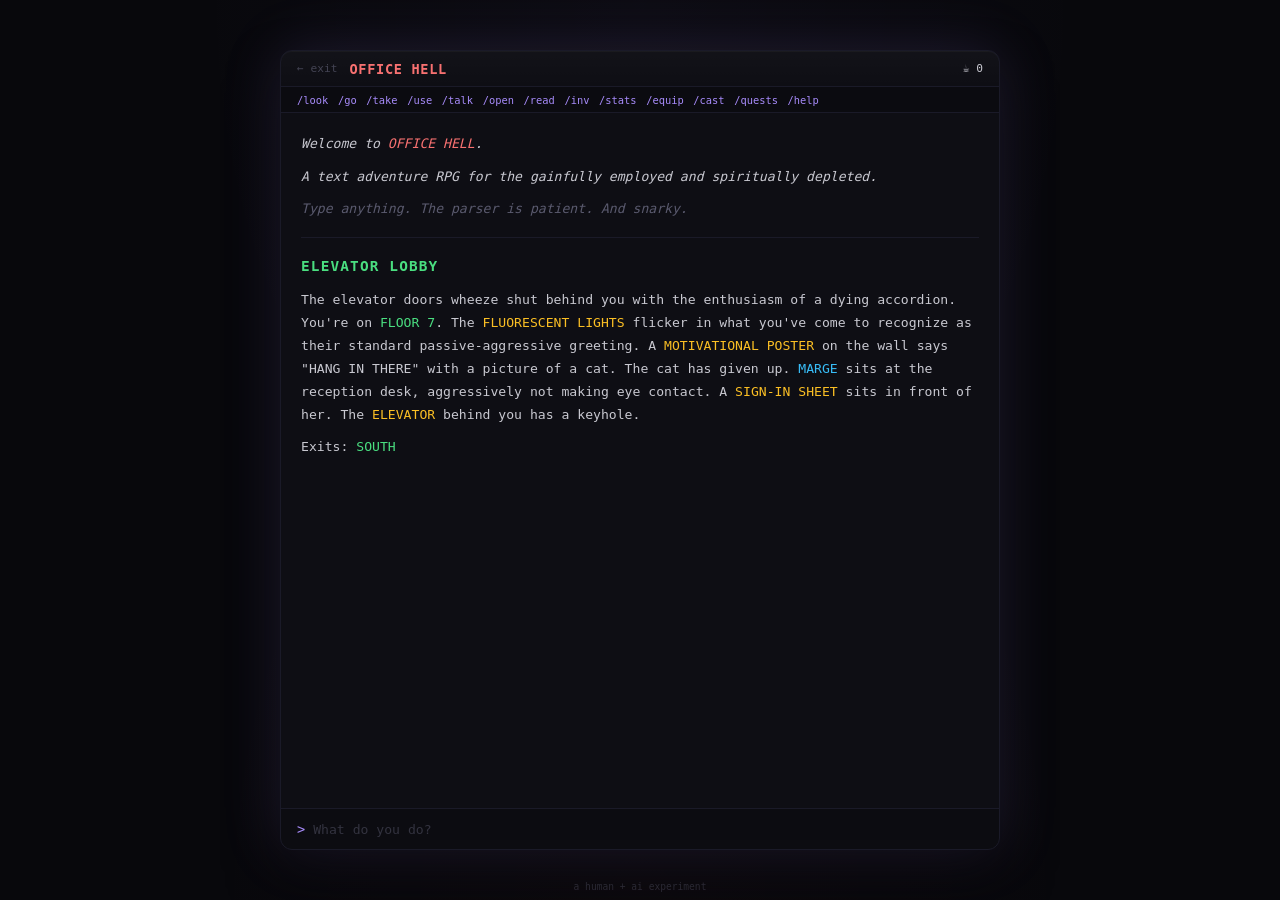
<file: experiments/002-office-hell/index.html>
<!DOCTYPE html>
<html lang="en">
<head>
    <meta charset="UTF-8">
    <meta name="viewport" content="width=device-width, initial-scale=1.0">
    <title>Office Hell</title>
    <style>
        *, *::before, *::after { margin: 0; padding: 0; box-sizing: border-box; }

        :root {
            --bg: #08080c;
            --surface: #0e0e14;
            --border: #1a1a28;
            --text: #c8c8d0;
            --text-dim: #5a5a6e;
            --item: #fbbf24;
            --npc: #38bdf8;
            --exit: #4ade80;
            --command: #a78bfa;
            --danger: #f87171;
            --glow: rgba(167, 139, 250, 0.15);
        }

        html, body {
            height: 100%;
        }

        body {
            font-family: 'SF Mono', 'Fira Code', 'Cascadia Code', 'Consolas', monospace;
            background: var(--bg);
            color: var(--text);
            display: flex;
            justify-content: center;
            align-items: center;
            padding: 1rem;
            background-image:
                radial-gradient(ellipse at 50% 0%, rgba(167, 139, 250, 0.03) 0%, transparent 50%),
                radial-gradient(ellipse at 50% 100%, rgba(248, 113, 113, 0.02) 0%, transparent 50%);
        }

        .game-frame {
            width: 100%;
            max-width: 720px;
            height: 90vh;
            max-height: 800px;
            display: flex;
            flex-direction: column;
            background: var(--surface);
            border: 1px solid var(--border);
            border-radius: 12px;
            box-shadow:
                0 0 60px var(--glow),
                0 25px 50px rgba(0, 0, 0, 0.5),
                inset 0 1px 0 rgba(255, 255, 255, 0.03);
            overflow: hidden;
        }

        header {
            padding: 0.6rem 1rem;
            border-bottom: 1px solid var(--border);
            display: flex;
            justify-content: space-between;
            align-items: center;
            background: linear-gradient(to bottom, rgba(255,255,255,0.02), transparent);
        }

        .title-area {
            display: flex;
            align-items: center;
            gap: 0.75rem;
        }

        .back {
            color: var(--text-dim);
            text-decoration: none;
            font-size: 0.7rem;
            opacity: 0.7;
            transition: opacity 0.2s;
        }
        .back:hover { opacity: 1; color: var(--command); }

        header h1 {
            font-size: 0.85rem;
            font-weight: 600;
            color: var(--danger);
            letter-spacing: 0.05em;
        }

        .stats {
            display: flex;
            gap: 1rem;
            font-size: 0.7rem;
            color: var(--text-dim);
        }
        .stats span { color: var(--text); }
        .stats .class-label { color: var(--command); }

        .commands-bar {
            padding: 0.4rem 1rem;
            background: rgba(0, 0, 0, 0.2);
            border-bottom: 1px solid var(--border);
            font-size: 0.65rem;
            color: var(--text-dim);
            display: flex;
            flex-wrap: wrap;
            gap: 0.3rem 0.6rem;
        }
        .commands-bar code {
            color: var(--command);
        }

        #output {
            flex: 1;
            padding: 1.25rem;
            overflow-y: auto;
            line-height: 1.75;
            font-size: 0.82rem;
            scroll-behavior: smooth;
        }

        #output::-webkit-scrollbar { width: 6px; }
        #output::-webkit-scrollbar-track { background: transparent; }
        #output::-webkit-scrollbar-thumb { background: var(--border); border-radius: 3px; }

        #output p { margin-bottom: 0.6rem; }
        #output hr { border: none; border-top: 1px solid var(--border); margin: 1rem 0; }

        .room-title {
            color: var(--exit);
            font-weight: 600;
            font-size: 0.9rem;
            margin-bottom: 0.15rem;
            text-transform: uppercase;
            letter-spacing: 0.08em;
        }

        .system { color: var(--text-dim); font-style: italic; }
        .error { color: var(--danger); }
        .magic { color: var(--command); text-shadow: 0 0 10px var(--command); }
        .item { color: var(--item); }
        .npc { color: var(--npc); }
        .exit { color: var(--exit); }
        .cmd { color: var(--command); }

        .input-area {
            padding: 0.75rem 1rem;
            border-top: 1px solid var(--border);
            background: rgba(0, 0, 0, 0.15);
            display: flex;
            gap: 0.5rem;
            align-items: center;
        }

        .input-area .prompt {
            color: var(--command);
            font-size: 0.85rem;
            user-select: none;
        }

        #input {
            flex: 1;
            background: transparent;
            border: none;
            color: var(--text);
            font-family: inherit;
            font-size: 0.82rem;
            outline: none;
            caret-color: var(--command);
        }

        #input::placeholder { color: var(--text-dim); opacity: 0.5; }

        .ending-overlay {
            position: fixed;
            inset: 0;
            background: rgba(8, 8, 12, 0.97);
            display: flex;
            flex-direction: column;
            justify-content: center;
            align-items: center;
            text-align: center;
            padding: 2rem;
            z-index: 100;
            opacity: 0;
            pointer-events: none;
            transition: opacity 0.6s;
        }
        .ending-overlay.visible { opacity: 1; pointer-events: auto; }
        .ending-overlay h2 {
            font-size: 1.3rem;
            color: var(--item);
            margin-bottom: 1rem;
            letter-spacing: 0.1em;
        }
        .ending-overlay .ending-text {
            max-width: 50ch;
            line-height: 1.7;
            color: var(--text-dim);
        }
        .ending-overlay .ending-text p { margin-bottom: 0.75rem; }
        .ending-overlay .ending-type {
            color: var(--exit);
            font-size: 0.75rem;
            margin-top: 1.5rem;
            letter-spacing: 0.15em;
        }
        .ending-overlay button {
            margin-top: 1.5rem;
            padding: 0.5rem 1.5rem;
            background: var(--surface);
            border: 1px solid var(--border);
            color: var(--text);
            font-family: inherit;
            font-size: 0.75rem;
            border-radius: 6px;
            cursor: pointer;
            transition: border-color 0.2s;
        }
        .ending-overlay button:hover { border-color: var(--command); }

        .credits {
            position: fixed;
            bottom: 0.5rem;
            left: 50%;
            transform: translateX(-50%);
            font-size: 0.6rem;
            color: var(--text-dim);
            opacity: 0.4;
        }

        .stats-bar {
            padding: 0.3rem 1rem;
            background: rgba(0,0,0,0.25);
            border-bottom: 1px solid var(--border);
            display: flex;
            flex-wrap: wrap;
            gap: 0.2rem 0.8rem;
            font-size: 0.62rem;
            color: var(--text-dim);
        }
        .stats-bar .stat-group { display: flex; gap: 0.15rem; align-items: center; }
        .stats-bar .stat-label { color: var(--text-dim); }
        .stats-bar .stat-val { color: var(--text); font-weight: 600; }
        .stats-bar .stat-morale { color: var(--danger); }
        .stats-bar .stat-coffee { color: var(--item); }
        .stats-bar .stat-pp { color: var(--exit); }
        .stat-bar-fill {
            display: inline-block;
            height: 4px;
            border-radius: 2px;
            margin-left: 2px;
            vertical-align: middle;
        }

        .combat-box {
            border: 1px solid var(--danger);
            border-radius: 6px;
            padding: 0.6rem 0.8rem;
            margin: 0.4rem 0;
            background: rgba(248, 113, 113, 0.04);
        }
        .combat-box .enemy-name { color: var(--danger); font-weight: 600; }
        .combat-box .combat-options { color: var(--command); font-size: 0.75rem; margin-top: 0.3rem; }
        .combat-damage { color: var(--danger); font-weight: 600; }
        .combat-heal { color: var(--exit); font-weight: 600; }
        .combat-info { color: var(--npc); }

        .quest-update { color: var(--item); font-style: italic; }
        .levelup { color: var(--item); font-weight: 600; text-shadow: 0 0 8px var(--item); }
        .status-effect { color: var(--command); font-size: 0.7rem; font-style: italic; }
    </style>
</head>
<body>
    <div class="game-frame">
        <header>
            <div class="title-area">
                <a href="../../" class="back">← exit</a>
                <h1>OFFICE HELL</h1>
            </div>
            <div class="stats">
                <span id="stat-class"></span>
                <span>☕ <span id="stat-coffee">0</span></span>
            </div>
        </header>

        <div id="stats-bar" class="stats-bar" style="display:none;">
            <div class="stat-group"><span class="stat-label">MRL</span> <span class="stat-val stat-morale" id="sb-morale">100</span></div>
            <div class="stat-group"><span class="stat-label">COF</span> <span class="stat-val stat-coffee" id="sb-coffee">0/3</span></div>
            <div class="stat-group"><span class="stat-label">HUS</span> <span class="stat-val" id="sb-hustle">1</span></div>
            <div class="stat-group"><span class="stat-label">OPT</span> <span class="stat-val" id="sb-optics">1</span></div>
            <div class="stat-group"><span class="stat-label">SYN</span> <span class="stat-val" id="sb-synergy">1</span></div>
            <div class="stat-group"><span class="stat-label">NET</span> <span class="stat-val" id="sb-networking">1</span></div>
            <div class="stat-group"><span class="stat-label">EFF</span> <span class="stat-val" id="sb-efficiency">1</span></div>
            <div class="stat-group"><span class="stat-label">LV</span> <span class="stat-val stat-pp" id="sb-level">Q0</span></div>
        </div>

        <div class="commands-bar">
            <code>/look</code>
            <code>/go</code>
            <code>/take</code>
            <code>/use</code>
            <code>/talk</code>
            <code>/open</code>
            <code>/read</code>
            <code>/inv</code>
            <code>/stats</code>
            <code>/equip</code>
            <code>/cast</code>
            <code>/quests</code>
            <code>/help</code>
        </div>

        <div id="output"></div>

        <div class="input-area">
            <span class="prompt">&gt;</span>
            <input type="text" id="input" placeholder="What do you do?" autocomplete="off" autofocus>
        </div>
    </div>

    <div class="ending-overlay" id="ending-overlay">
        <h2 id="ending-title">ENDING UNLOCKED</h2>
        <div class="ending-text" id="ending-text"></div>
        <p class="ending-type" id="ending-type"></p>
        <button id="btn-restart">Play Again</button>
    </div>

    <div class="credits">a human + ai experiment</div>

    <script>
    (function() {
        // =====================================================
        // ROOMS
        // =====================================================
        const ROOMS = {
            'elevator-lobby': {
                name: 'Elevator Lobby',
                description: `The elevator doors wheeze shut behind you with the enthusiasm of a dying accordion. You're on <span class="exit">FLOOR 7</span>. The <span class="item">FLUORESCENT LIGHTS</span> flicker in what you've come to recognize as their standard passive-aggressive greeting.

A <span class="item">MOTIVATIONAL POSTER</span> on the wall says "HANG IN THERE" with a picture of a cat. The cat has given up.

<span class="npc">MARGE</span> sits at the reception desk, aggressively not making eye contact. A <span class="item">SIGN-IN SHEET</span> sits in front of her. The <span class="item">ELEVATOR</span> behind you has a keyhole.`,
                exits: { south: 'cubicle-farm' },
                items: ['poster', 'lights', 'sign-in-sheet', 'elevator', 'floor', 'ceiling', 'walls'],
                npcs: ['marge'],
            },
            'cubicle-farm': {
                name: 'Cubicle Farm',
                description: `Rows upon rows of identical gray <span class="item">CUBICLES</span> stretch before you like a fabric-walled purgatory. The sound of <span class="item">KEYBOARDS</span> clicking mingles with passive-aggressive sighing. Someone is microwaving <span class="item">FISH</span> again.

A <span class="item">PRINTER</span> blinks menacingly in the corner, forever claiming it's out of toner. <span class="npc">KAREN</span> from HR patrols with her <span class="item">CLIPBOARD</span>. <span class="npc">DAVE</span> from IT shuffles past, muttering about tickets.

A <span class="item">WATER COOLER</span> gurgles near the <span class="exit">BREAK ROOM</span> to the east. A <span class="exit">CONFERENCE ROOM</span> is to the northeast. The <span class="exit">BATHROOM</span> is southeast.`,
                exits: { north: 'elevator-lobby', south: 'your-cubicle', east: 'break-room', west: 'supply-closet', northeast: 'conference-room', southeast: 'bathroom' },
                items: ['printer', 'cubicles', 'keyboards', 'fish-smell', 'water-cooler', 'carpet', 'ceiling-tiles'],
                npcs: ['karen', 'dave'],
            },
            'your-cubicle': {
                name: 'Your Cubicle',
                description: `Ah, your kingdom. A 6x6 foot empire of beige. The <span class="item">WALLS</span> are covered in passive-aggressive notes and a <span class="item">CALENDAR</span> from 2019.

A <span class="item">DEAD PLANT</span> sits on your <span class="item">DESK</span>. Your <span class="item">COMPUTER</span> hums with 347 unread emails. A <span class="item">DRAWER</span> is slightly ajar. Your <span class="item">CHAIR</span> squeaks ominously.

A <span class="item">STICKY NOTE</span> peeks out from under the plant. A <span class="item">FAMILY PHOTO</span> faces the wall — you turned it around months ago. The <span class="item">BROOM CLOSET</span> is to the east.`,
                exits: { north: 'cubicle-farm', east: 'broom-closet', south: 'boss-hallway' },
                items: ['plant', 'computer', 'drawer', 'sticky-note', 'desk', 'chair', 'walls', 'calendar', 'photo', 'monitor', 'keyboard', 'mouse', 'pen-cup', 'stapler-normal'],
                npcs: [],
            },
            'break-room': {
                name: 'Break Room',
                description: `The break room smells of burnt <span class="item">POPCORN</span> and broken dreams. A <span class="item">MICROWAVE</span> hums with the souls of a thousand reheated lunches.

A <span class="item">FRIDGE</span> contains mysteries best left unexplored. Someone's <span class="item">LUNCH</span> has a passive-aggressive note. The <span class="item">COFFEE MACHINE</span> gurgles with dark promise.

<span class="npc">THE JANITOR</span> mops the same spot he's been mopping for three years. A <span class="item">VENDING MACHINE</span> offers <span class="item">SNACKS</span> at predatory prices. The <span class="item">BULLETIN BOARD</span> advertises a "Mandatory Fun Day."`,
                exits: { west: 'cubicle-farm', south: 'broom-closet' },
                items: ['coffee-machine', 'fridge', 'lunch', 'microwave', 'popcorn', 'vending-machine', 'snacks', 'bulletin-board', 'table', 'chairs', 'sink', 'mugs'],
                npcs: ['janitor'],
            },
            'supply-closet': {
                name: 'Supply Closet',
                description: `A cramped closet full of <span class="item">OFFICE SUPPLIES</span> that nobody is allowed to take without Form 27B-Stroke-6 in triplicate.

<span class="item">BOXES</span> of paperclips tower precariously. <span class="item">REAMS</span> of paper gather dust. Wait — in the back, behind the boxes... is that a <span class="item">GLOWING STAPLER</span>? No. Staplers don't glow.

A <span class="item">PEN</span> and some <span class="item">PAPER</span> sit within easy reach. A <span class="item">HOLE PUNCH</span> looks surprisingly threatening.`,
                exits: { east: 'cubicle-farm' },
                items: ['stapler', 'pen', 'paper', 'boxes', 'paperclips', 'tape', 'scissors', 'hole-punch', 'binders', 'post-its', 'rubber-bands', 'shelves'],
                npcs: [],
            },
            'broom-closet': {
                name: 'Broom Closet',
                get description() {
                    if (!state.flags.closetOpened) {
                        return `A door labeled "MAINTENANCE - AUTHORIZED PERSONNEL ONLY." It's slightly ajar. You smell cleaning products and... something else. Ozone? Old books?

The <span class="item">DOOR</span> beckons. A <span class="item">MOP BUCKET</span> sits outside, filled with gray water and existential despair.`;
                    }
                    if (!state.flags.magicDiscovered) {
                        return `The closet is... bigger on the inside. Much bigger. This is fine.

<span class="item">CANDLES</span> float in the air (fire code violation). <span class="item">BOOKSHELVES</span> line the walls. A <span class="item">DESK</span> holds a glowing <span class="item">SPELLBOOK</span>. <span class="item">RUNES</span> are carved into the floor.

A <span class="item">CRYSTAL BALL</span> shows your quarterly review. It's not going well.`;
                    }
                    return `The wizard's study. <span class="item">CANDLES</span> float lazily. The <span class="item">SPELLBOOK</span> pulses on the <span class="item">DESK</span>.

A shelf holds <span class="item">POTIONS</span> with labels like "LIQUID COURAGE" and "MEETINGS-B-GONE." An <span class="item">OWL</span> watches you. It works in Accounts Receivable.

<span class="item">ARCANE NOTES</span> cover the desk, mixed with tax forms.`;
                },
                exits: { west: 'your-cubicle', north: 'break-room' },
                get items() {
                    if (!state.flags.closetOpened) return ['door', 'mop-bucket'];
                    if (!state.flags.magicDiscovered) return ['spellbook', 'candles', 'desk-wizard', 'bookshelves', 'runes', 'crystal-ball'];
                    return ['spellbook', 'candles', 'desk-wizard', 'bookshelves', 'courage-potion', 'potions', 'owl', 'arcane-notes'];
                },
                npcs: [],
                onEnter() {
                    if (!state.flags.closetOpened) {
                        state.flags.closetOpened = true;
                        return `<p class="magic">You push open the door expecting mops. Cleaning supplies. Maybe that weird smell explained.</p>
<p class="magic">Instead, the closet is... bigger on the inside?</p>
<p>There's a desk. There are bookshelves. Candles float in the air, which is absolutely a fire code violation.</p>
<p><em>"What,"</em> you say aloud, to no one, <em>"the actual hell."</em></p>`;
                    }
                    return null;
                }
            },
            'boss-hallway': {
                name: 'Executive Hallway',
                description: `The carpet is noticeably nicer here. The <span class="item">WALLS</span> display <span class="item">MOTIVATIONAL ARTWORK</span> worth more than your salary. A <span class="item">FERN</span> thrives in conditions identical to where your desk plant died.

<span class="npc">THE INTERN</span> sits at a desk outside the corner office, looking terrified. A <span class="item">PLAQUE</span> on the wall lists "Employee of the Month" — the same person for 47 consecutive months.

The door to <span class="exit">GREG'S OFFICE</span> looms ahead. A <span class="item">SECURITY CAMERA</span> watches your every move.`,
                exits: { north: 'your-cubicle', south: 'boss-office' },
                items: ['walls', 'artwork', 'fern', 'plaque', 'camera', 'nice-carpet', 'fancy-lights'],
                npcs: ['intern'],
                get locked() { return !state.flags.bossOfficeUnlocked; },
                onEnter() {
                    if (this.locked) {
                        state.currentRoom = 'your-cubicle';
                        return `<p class="error">You take a step toward the executive hallway. <span class="npc">KAREN</span> materializes from nowhere.</p>
<p>"Do you have an <em>appointment</em>?" Her smile is a blade. You retreat to your cubicle.</p>`;
                    }
                    return null;
                }
            },
            'boss-office': {
                name: "Greg's Corner Office",
                description: `The corner office. Windows on two sides. <span class="npc">GREG</span> sits behind a <span class="item">DESK</span> roughly the size of a small aircraft carrier.

The <span class="item">WINDOW</span> offers a view of the city below. Very far below. It's the kind that opens, which seems like an OSHA violation.

<span class="item">MOTIVATIONAL POSTERS</span> line the walls — but these ones are framed. Fancy. A <span class="item">GOLF BAG</span> leans in the corner. A <span class="item">WORLD'S OKAYEST BOSS</span> mug sits on the desk.

Greg's <span class="item">NAMEPLATE</span> reads "GREG HENDERSON - REGIONAL MANAGER OF SYNERGY." Wait. Henderson?`,
                exits: { north: 'boss-hallway' },
                items: ['window', 'nameplate', 'greg-desk', 'golf-bag', 'mug', 'posters', 'view', 'chair-fancy', 'computer-greg', 'phone'],
                npcs: ['greg'],
                onEnter() {
                    if (!state.flags.metGreg) {
                        state.flags.metGreg = true;
                        return `<p>Greg looks up from his computer. "Ah! You! The Henderson Report. Very important. To synergy."</p>
<p>He has no idea what that means. Neither do you. Neither does anyone.</p>`;
                    }
                    return null;
                }
            },
            'server-room': {
                name: 'Server Room',
                get description() {
                    const base = `The server room hums with eldritch energy (or maybe that's just the cooling system). Rows of <span class="item">SERVER RACKS</span> blink with status lights like a thousand unblinking eyes.

One rack is labeled <span class="item">"DRAGON"</span>. It runs hot. Very hot. The <span class="item">CABLES</span> on the floor are a trip hazard and possibly sentient.`;
                    if (state.flags.magicDiscovered) {
                        return base + `\n\n<span class="magic">Now that you've seen real magic, DRAGON seems... different. It pulses. It breathes. Is that... a scale?</span>`;
                    }
                    return base + `\n\nA <span class="item">WHITEBOARD</span> shows the network topology. It's wrong. Everyone knows it's wrong. Nobody updates it.`;
                },
                exits: { north: 'cubicle-farm' },
                items: ['servers', 'dragon-server', 'cables', 'whiteboard', 'cooling', 'blinking-lights', 'fire-extinguisher'],
                npcs: [],
            },

            // =====================================================
            // FLOOR 7 ADDITIONS
            // =====================================================
            'conference-room': {
                name: 'Conference Room B',
                description: `A glass-walled room where dreams go to die in 30-minute increments. The <span class="item">WHITEBOARD</span> is covered in diagrams nobody understands. A <span class="item">SPEAKERPHONE</span> sits in the center of the table like a spider.

The <span class="item">CHAIRS</span> are the nice kind — the kind that say "this meeting could have been an email, but at least you'll be comfortable."

<span class="npc">TODD</span> might be here, looking for his lunch. A <span class="item">PROJECTOR</span> displays last quarter's numbers. They're not good.`,
                exits: { south: 'cubicle-farm' },
                items: ['conf-whiteboard', 'speakerphone', 'conf-chairs', 'projector', 'dry-erase-markers'],
                get npcs() { return state.flags.toddLocation === 'conference-room' ? ['todd'] : []; },
                onEnter() {
                    if (!state.flags.visitedConference) {
                        state.flags.visitedConference = true;
                        return `<p>You enter Conference Room B. A calendar on the wall shows it's booked solid for the next 47 years.</p>`;
                    }
                    return null;
                }
            },
            'bathroom': {
                name: 'Floor 7 Bathroom',
                description: `The one sanctuary. The only place in the building where nobody can schedule a meeting with you. The <span class="item">MIRROR</span> shows someone you barely recognize.

A <span class="item">HAND DRYER</span> that sounds like a jet engine. <span class="item">STALLS</span> with motivational graffiti. Someone has written "THE HENDERSON REPORT IS A LIE" on the wall in Sharpie.

A <span class="item">WINDOW</span> is cracked open. Fresh air. Remember fresh air?`,
                exits: { west: 'cubicle-farm' },
                items: ['bathroom-mirror', 'hand-dryer', 'stalls', 'bathroom-graffiti', 'bathroom-window', 'soap-dispenser'],
                npcs: [],
                onEnter() {
                    // Bathroom is a rest area — restore some morale
                    if (state.morale < state.moraleMax) {
                        const heal = Math.min(5, state.moraleMax - state.morale);
                        state.morale += heal;
                        return `<p class="system">The brief solitude restores you. +${heal} Morale. This is what passes for self-care.</p>`;
                    }
                    return null;
                }
            },

            // =====================================================
            // FLOOR 6 — ABANDONED FLOOR
            // =====================================================
            'f6-hallway': {
                name: 'Dark Hallway (Floor 6)',
                description: `The elevator opens to darkness. Floor 6 has been abandoned since "the incident" in 2019. <span class="item">EMERGENCY LIGHTS</span> cast red shadows. The <span class="item">CARPET</span> is torn.

Something skitters in the darkness. <span class="item">PAPERS</span> drift across the floor like tumbleweeds. A <span class="item">SIGN</span> reads "FLOOR 6 — CLOSED FOR RENOVATION." The renovation never came.

Exits lead to the <span class="exit">CUBICLE GRAVEYARD</span> to the east, and the <span class="exit">OLD BREAK ROOM</span> to the south. Something hums to the west — <span class="exit">THE HIVE</span>.`,
                exits: { east: 'f6-cubicle-graveyard', south: 'f6-break-room', west: 'f6-hive' },
                items: ['emergency-lights', 'f6-carpet', 'f6-papers', 'f6-sign'],
                npcs: [],
                onEnter() {
                    if (!state.flags.visitedF6) {
                        state.flags.visitedF6 = true;
                        return `<p class="error">The darkness is thick. The air tastes stale. Something is wrong here. Something has been wrong here for years.</p>`;
                    }
                    return null;
                }
            },
            'f6-cubicle-graveyard': {
                name: 'Cubicle Graveyard',
                description: `Rows of abandoned cubicles, their walls collapsed like fallen dominoes. <span class="item">PERSONAL EFFECTS</span> remain — photos, mugs, a child's drawing. The workers left in a hurry.

<span class="npc">DIANE</span> sits in a makeshift camp between two overturned desks, reading by candlelight. She's been here since 2019.

A <span class="item">FILING CABINET</span> has been converted into a shop counter. <span class="item">COBWEBS</span> connect everything. The graveyard extends endlessly.`,
                exits: { west: 'f6-hallway', south: 'f6-storage' },
                items: ['personal-effects', 'f6-filing-cabinet', 'cobwebs', 'collapsed-cubicles', 'f6-child-drawing'],
                npcs: ['diane'],
                onEnter() {
                    if (!state.flags.metDiane) {
                        state.flags.metDiane = true;
                        return `<p><span class="npc">DIANE</span> looks up from her book. "Oh. A visitor. From upstairs?" She smiles. It's genuine — the first real smile you've seen in this building.</p>
<p>"Welcome to the graveyard. I have supplies, if you need them."</p>`;
                    }
                    return null;
                }
            },
            'f6-storage': {
                name: 'Floor 6 Storage',
                description: `A storage room with <span class="item">CRATES</span> of old equipment. Dust motes float in the beam of emergency lighting.

Among the crates: a <span class="item">WIZARD'S COVERALLS</span> shimmer faintly — someone left enchanted clothing here. A <span class="item">SIGN-IN SHEET</span> from 2019 peeks out of a box.

The air is cold. Colder than it should be.`,
                exits: { north: 'f6-cubicle-graveyard' },
                items: ['f6-crates', 'f6-wizards-coveralls', 'f6-signin-sheet'],
                npcs: [],
            },
            'f6-break-room': {
                name: 'Old Break Room (Floor 6)',
                description: `The break room time forgot. A <span class="item">VENDING MACHINE</span> still works somehow, offering snacks at 2015 prices. The <span class="item">COFFEE MACHINE</span> is cold and dead.

<span class="item">CHAIRS</span> are overturned. A <span class="item">CALENDAR</span> shows March 2019 — the month everyone left. Someone's <span class="item">LUNCH</span> is still in the fridge. It has evolved.

This counts as a rest area. Your Morale recovers here.`,
                exits: { north: 'f6-hallway' },
                items: ['f6-vending', 'f6-dead-coffee', 'f6-calendar', 'f6-evolved-lunch', 'f6-overturned-chairs'],
                npcs: [],
                onEnter() {
                    if (state.morale < state.moraleMax) {
                        const heal = Math.min(10, state.moraleMax - state.morale);
                        state.morale += heal;
                        return `<p class="system">The old break room offers solace. +${heal} Morale. Rest areas heal you.</p>`;
                    }
                    return null;
                }
            },
            'f6-hive': {
                name: 'The Hive',
                get description() {
                    if (state.flags.boss_memo_swarm_queen_defeated) {
                        return `The hive is quiet now. Paper drifts lazily. Where the Queen once nested, <span class="npc">THE QUEEN</span> — freed from her swarm nature — sits peacefully, folding origami cranes.

The walls are papered in memos, but they're inert now. Just paper. Just words.`;
                    }
                    return `A cavernous space where cubicle walls have been woven into a massive nest. <span class="item">MEMOS</span> flutter like living things, orbiting a central mass.

At the center: <span class="npc">THE MEMO SWARM QUEEN</span>. A towering entity of paper, ink, and bureaucratic fury. She is the source of all inter-office memos. She is "per my previous email" incarnate.

The humming is deafening. The air smells of toner and existential dread.`;
                },
                exits: { east: 'f6-hallway' },
                items: ['hive-walls', 'hive-memos'],
                get npcs() { return state.flags.boss_memo_swarm_queen_defeated ? ['queen'] : []; },
                onEnter() {
                    if (!state.flags.boss_memo_swarm_queen_defeated && !state.flags.hiveEntered) {
                        state.flags.hiveEntered = true;
                        return startCombat('memo-swarm-queen');
                    }
                    return null;
                }
            },

            // =====================================================
            // BASEMENT B1 — FACILITIES
            // =====================================================
            'b1-loading-dock': {
                name: 'Loading Dock (B1)',
                description: `A concrete cavern. <span class="item">PALLETS</span> of office supplies stack to the ceiling. The <span class="item">LOADING DOOR</span> is sealed — bolted, welded, and cursed for good measure.

<span class="npc">HANK</span> the dock worker sits on a crate, drinking something from a thermos. He's been here longer than Marge. He trades in favors and found objects.

A corridor leads to the <span class="exit">BOILER ROOM</span> to the south, the <span class="exit">MAIL ROOM</span> to the east, and the <span class="exit">PARKING GARAGE</span> to the west.`,
                exits: { south: 'b1-boiler-room', east: 'b1-mail-room', west: 'b1-parking' },
                items: ['b1-pallets', 'loading-door', 'b1-crate', 'hank-thermos'],
                npcs: ['hank'],
                onEnter() {
                    if (!state.flags.visitedB1) {
                        state.flags.visitedB1 = true;
                        return `<p>The basement is cold. Industrial. The ceiling is low. Pipes run overhead like metal veins. You are below the office now. Below everything.</p>`;
                    }
                    return null;
                }
            },
            'b1-boiler-room': {
                name: 'Boiler Room',
                get description() {
                    if (state.flags.boss_boiler_beast_defeated) {
                        return `The boiler room is calm now. The pipes hum a gentle lullaby. The beast is at peace — it just wanted someone to file a maintenance request.

A <span class="item">TRAPDOOR</span> in the corner leads further down. Much further down.`;
                    }
                    return `Heat. Pipes. The grinding sound of ancient machinery that should have been replaced decades ago. The <span class="item">BOILER</span> radiates malevolent warmth.

The <span class="item">PIPES</span> groan and shudder. Something moves in the steam. Something large. The <span class="npc">BOILER BEAST</span> protects this territory.

A <span class="item">TRAPDOOR</span> in the corner is partially hidden by steam. It leads... down? Further down than the basement?`;
                },
                exits: { north: 'b1-loading-dock' },
                items: ['boiler', 'b1-pipes', 'b1-trapdoor'],
                npcs: [],
                onEnter() {
                    if (!state.flags.boss_boiler_beast_defeated && !state.flags.boilerEntered) {
                        state.flags.boilerEntered = true;
                        return startCombat('boiler-beast');
                    }
                    return null;
                }
            },
            'b1-mail-room': {
                name: 'Mail Room',
                description: `A labyrinth of mail slots, packages, and pneumatic tubes. The tubes still work, firing capsules to floors that no longer exist.

<span class="npc">MAILBOT-7</span> rolls between shelves, sorting with mechanical precision. It's a repurposed Roomba with a mail bag strapped to it. It has achieved sentience and is handling it poorly.

A <span class="item">PACKAGE</span> sits on the counter, addressed to "SUB-BASEMENT B2." Nobody goes to B2.`,
                exits: { west: 'b1-loading-dock' },
                items: ['mail-slots', 'pneumatic-tubes', 'b1-package', 'mail-cart'],
                npcs: ['mailbot'],
                onEnter() {
                    if (!state.flags.metMailbot) {
                        state.flags.metMailbot = true;
                        return `<p><span class="npc">MAILBOT-7</span> whirrs to face you. "PACKAGE. DELIVERY. CONFIRMATION REQUIRED." Its single camera eye blinks. "PLEASE. I AM VERY BUSY."</p>`;
                    }
                    return null;
                }
            },
            'b1-parking': {
                name: 'Parking Garage',
                get description() {
                    if (state.flags.boss_garage_gremlin_defeated) {
                        return `The garage is peaceful. Oil-stained concrete stretches between empty <span class="item">PARKING SPOTS</span>. The gremlin is gone. Your parking spot is safe. For now.

A few <span class="item">CARS</span> remain — their owners never left the building. A <span class="item">DUMPSTER</span> overflows with shredded TPS reports.`;
                    }
                    return `Underground parking. Flickering <span class="item">FLUORESCENTS</span> illuminate rows of <span class="item">CARS</span> that haven't moved in months. Their owners are still in meetings.

Something small and fast darts between the cars. A <span class="npc">GARAGE GREMLIN</span> — overalls, tire iron, mischief. It's been stealing parking spots.

A <span class="item">DUMPSTER</span> overflows with shredded documents. A <span class="item">MOTORCYCLE</span> sits alone in the corner — it belongs to Dave from IT.`;
                },
                exits: { east: 'b1-loading-dock' },
                items: ['parking-spots', 'b1-cars', 'b1-dumpster', 'b1-motorcycle', 'b1-fluorescents'],
                npcs: [],
                onEnter() {
                    if (!state.flags.boss_garage_gremlin_defeated && !state.flags.garageEntered) {
                        state.flags.garageEntered = true;
                        return startCombat('garage-gremlin');
                    }
                    return null;
                }
            },

            // =====================================================
            // FLOOR 8 — MARKETING & SALES
            // =====================================================
            'f8-open-plan': {
                name: 'Open Plan Office (Floor 8)',
                description: `Floor 8 is AGGRESSIVELY open plan. No walls. No cubicles. Just <span class="item">DESKS</span> in a vast, echoing space. Whiteboards cover every surface. The air smells of dry-erase markers and ambition.

<span class="npc">CHAD</span> from Sales does standing pushups at his standing desk. <span class="npc">BECKY</span> the brand manager photographs everything for social media.

Exits: <span class="exit">PITCH ROOM</span> to the east, <span class="exit">FOCUS GROUP LAB</span> to the south, <span class="exit">CMO'S OFFICE</span> to the west.`,
                exits: { east: 'f8-pitch-room', south: 'f8-focus-lab', west: 'f8-cmo-office' },
                items: ['f8-desks', 'f8-whiteboards', 'f8-standing-desk', 'f8-bean-bags'],
                npcs: ['chad', 'becky'],
                onEnter() {
                    if (!state.flags.visitedF8) {
                        state.flags.visitedF8 = true;
                        return `<p>Floor 8 hits you like a wall of enthusiasm. Someone is playing a podcast at full volume. Three people are having a "quick sync." The energy is terrifying.</p>`;
                    }
                    return null;
                }
            },
            'f8-pitch-room': {
                name: 'The Pitch Room',
                description: `A room designed for one purpose: convincing people to give you money. The <span class="item">SCREEN</span> shows a deck with 47 slides. Each one says "DISRUPTION" in a different font.

<span class="item">CHAIRS</span> face the screen like a court facing a judge. An <span class="item">INTERN BADGE</span> sits under one of the chairs — someone lost this months ago.

The energy in this room could power a small city. Or at least a startup.`,
                exits: { west: 'f8-open-plan' },
                items: ['f8-screen', 'f8-pitch-chairs', 'f8-intern-badge', 'f8-pitch-deck'],
                npcs: [],
            },
            'f8-focus-lab': {
                name: 'Focus Group Lab',
                description: `A <span class="item">TWO-WAY MIRROR</span> divides the room. On one side: comfortable chairs and snacks. On the other: clipboards and judgment.

The snack table has <span class="item">FOCUS GROUP SNACKS</span> — premium stuff. Marketing budget is different from your budget.

A <span class="item">RECORDING DEVICE</span> captures everything. A <span class="item">SUGGESTION BOX</span> overflows with ignored suggestions.`,
                exits: { north: 'f8-open-plan' },
                items: ['two-way-mirror', 'f8-snacks', 'recording-device', 'suggestion-box'],
                npcs: [],
            },
            'f8-cmo-office': {
                name: "CMO's Office",
                description: `<span class="npc">JESSICA</span> the CMO sits behind a desk covered in mood boards and brand guidelines. The walls are a different color than the rest of the building — "Millennial Coral." She chose it.

A <span class="item">BRAND BIBLE</span> sits on a pedestal like a sacred text. <span class="item">AWARDS</span> line the walls — "Best Synergy Campaign 2021," "Most Disrupted 2022."

A <span class="item">ROOF KEY</span> hangs on a hook behind her desk, next to a <span class="item">VISION BOARD</span>.`,
                exits: { east: 'f8-open-plan' },
                items: ['f8-mood-boards', 'f8-brand-bible', 'f8-awards', 'f8-roof-key', 'f8-vision-board'],
                npcs: ['jessica'],
                onEnter() {
                    if (!state.flags.metJessica) {
                        state.flags.metJessica = true;
                        return `<p><span class="npc">JESSICA</span> looks up. "Oh! New face! Are you from..." she checks her phone, "...downstairs? You look like you could use a rebrand."</p>`;
                    }
                    return null;
                }
            },

            // =====================================================
            // FLOOR 9 — LEGAL & FINANCE
            // =====================================================
            'f9-law-library': {
                name: 'Law Library (Floor 9)',
                description: `Floor 9 is quiet. Oppressively quiet. The <span class="item">BOOKSHELVES</span> stretch floor to ceiling, filled with legal texts that could weaponize boredom.

The air is dry. The silence is aggressive. A <span class="item">CLOCK</span> ticks. Each tick sounds like a gavel.

Exits: <span class="exit">ACCOUNTING PIT</span> to the east, <span class="exit">AUDIT CHAMBER</span> to the south, <span class="exit">CFO'S OFFICE</span> to the west.`,
                exits: { east: 'f9-accounting', south: 'f9-audit-chamber', west: 'f9-cfo-office' },
                items: ['f9-bookshelves', 'f9-clock', 'f9-legal-texts', 'f9-reading-lamp'],
                npcs: [],
                onEnter() {
                    if (!state.flags.visitedF9) {
                        state.flags.visitedF9 = true;
                        return `<p>Floor 9 greets you with silence so thick you could file a lawsuit against it. The carpet absorbs all sound. The walls absorb all hope.</p>`;
                    }
                    return null;
                }
            },
            'f9-accounting': {
                name: 'The Accounting Pit',
                description: `Cubicles arranged in concentric circles, spiraling inward. At the center: <span class="npc">PHYLLIS</span>, head accountant. She hasn't blinked since 2015. Her <span class="item">CALCULATOR</span> has worn grooves in her desk.

<span class="item">SPREADSHEETS</span> paper the walls. Real, physical spreadsheets. Printed out and pinned up. The numbers move when you're not looking.

A <span class="item">CURSED LEDGER</span> sits on Phyllis's desk, its pages turning by themselves.`,
                exits: { west: 'f9-law-library' },
                items: ['f9-calculator', 'f9-spreadsheets', 'f9-cursed-ledger', 'f9-cubicles'],
                npcs: ['phyllis'],
                onEnter() {
                    if (!state.flags.metPhyllis) {
                        state.flags.metPhyllis = true;
                        return `<p><span class="npc">PHYLLIS</span> looks at you. Through you. Past you. Into the financial void. "The numbers," she says. "They don't add up. They never add up."</p>`;
                    }
                    return null;
                }
            },
            'f9-audit-chamber': {
                name: 'The Audit Chamber',
                get description() {
                    if (state.flags['boss_the-auditor_defeated']) {
                        return `The chamber is empty now. The Auditor's desk remains, perfectly organized. Every pen is parallel. Every paper is filed. It's beautiful, in a terrifying way.

A <span class="item">FINANCIAL REPORT</span> sits on the desk — the real one. Not the one they show investors.`;
                    }
                    return `A dark room lit only by a green desk lamp. <span class="npc">THE AUDITOR</span> sits behind a massive desk covered in perfectly organized files.

It adjusts its glasses. The glasses are made of pure judgment. "I've been expecting you," it says. "Your records are... incomplete."

The room smells of old paper and accountability.`;
                },
                exits: { north: 'f9-law-library' },
                items: ['f9-audit-desk', 'f9-green-lamp', 'f9-audit-files'],
                npcs: [],
                onEnter() {
                    if (!state.flags['boss_the-auditor_defeated'] && !state.flags.auditEntered) {
                        state.flags.auditEntered = true;
                        return startCombat('the-auditor');
                    }
                    return null;
                }
            },
            'f9-cfo-office': {
                name: "CFO's Office",
                description: `<span class="npc">VICTORIA</span> sits at a glass desk. Everything in this office is glass — transparent, fragile, expensive. She can see through it all. Through the desk. Through you.

<span class="item">FINANCIAL CHARTS</span> hover on screens behind her. Real-time. Always moving. Always down.

"The real numbers," she says, "are in the basement. Where we keep the truth."`,
                exits: { east: 'f9-law-library' },
                items: ['f9-glass-desk', 'f9-charts', 'f9-crystal-decanter', 'f9-safe'],
                npcs: ['victoria'],
                onEnter() {
                    if (!state.flags.metVictoria) {
                        state.flags.metVictoria = true;
                        return `<p><span class="npc">VICTORIA</span> doesn't look up. "I know why you're here. Everyone who makes it this far wants the same thing." She turns a page. "The truth costs something. Are you willing to pay?"</p>`;
                    }
                    return null;
                }
            },

            // =====================================================
            // FLOOR 10 — EXECUTIVE SUITE
            // =====================================================
            'f10-lobby': {
                name: 'Executive Suite Lobby (Floor 10)',
                description: `Marble floors. Real marble. Not the fake laminate from downstairs. <span class="item">PAINTINGS</span> of previous CEOs line the walls. Their eyes follow you. They always follow you.

A <span class="item">RECEPTIONIST DESK</span> sits empty. The receptionist left in 2020 and was never replaced. Their coffee is still warm.

Exits: <span class="exit">CEO'S OFFICE</span> to the north, <span class="exit">BOARDROOM</span> to the east, <span class="exit">PENTHOUSE LOUNGE</span> to the west, and the <span class="exit">VAULT</span> to the south.`,
                exits: { north: 'f10-ceo', east: 'f10-boardroom', west: 'f10-lounge', south: 'f10-vault' },
                items: ['f10-paintings', 'f10-reception', 'f10-marble', 'f10-warm-coffee'],
                npcs: [],
                onEnter() {
                    if (!state.flags.visitedF10) {
                        state.flags.visitedF10 = true;
                        return `<p>Floor 10. The executive suite. The air is different up here — filtered, conditioned, almost sweet. This is what power smells like. Or maybe that's the warm coffee.</p>`;
                    }
                    return null;
                }
            },
            'f10-ceo': {
                name: "CEO's Office",
                description: `The office is empty. Has been empty for years. But it's maintained — dusted, polished, flowers replaced weekly. For whom?

A massive <span class="item">PORTRAIT</span> hangs behind the desk. The <span class="npc">PORTRAIT</span> of the original CEO. It watches you. Its eyes are alive.

The <span class="item">DESK</span> is bare except for a single <span class="item">PEN</span> and a blank piece of paper. Waiting.`,
                exits: { south: 'f10-lobby' },
                items: ['f10-portrait', 'f10-ceo-desk', 'f10-ceo-pen', 'f10-blank-paper', 'f10-flowers'],
                npcs: ['portrait'],
            },
            'f10-boardroom': {
                name: 'The Boardroom',
                get description() {
                    if (state.flags['boss_the-board_defeated']) {
                        return `The boardroom table is empty. Five chairs sit vacant. The ghost executives have been... restructured. A <span class="item">KEY CARD</span> sits on the table where the chairman sat.`;
                    }
                    return `A long mahogany table stretches the length of the room. Five <span class="npc">SPECTRAL EXECUTIVES</span> sit around it. They are <span class="npc">THE BOARD</span>.

They speak in unison. Their PowerPoints are lethal. Quarterly reviews are conducted here. Nobody survives quarterly reviews.

The table is set for one more. An empty chair waits. For you.`;
                },
                exits: { west: 'f10-lobby' },
                items: ['f10-boardroom-table', 'f10-empty-chair'],
                npcs: [],
                onEnter() {
                    if (!state.flags['boss_the-board_defeated'] && !state.flags.boardEntered) {
                        state.flags.boardEntered = true;
                        return startCombat('the-board');
                    }
                    return null;
                }
            },
            'f10-lounge': {
                name: 'Penthouse Lounge',
                description: `Leather couches. A <span class="item">BAR</span> stocked with top-shelf scotch. <span class="item">FLOOR-TO-CEILING WINDOWS</span> show the city skyline. This is where deals are made and souls are sold.

<span class="npc">THE EXECUTIVE GHOST</span> sits in a wingback chair, sipping spectral scotch. It nods at you. It's been expecting company.

A <span class="item">HUMIDOR</span> sits on the bar. The cigars are Cuban. The ghost is transparent.`,
                exits: { east: 'f10-lobby' },
                items: ['f10-bar', 'f10-windows', 'f10-couches', 'f10-humidor'],
                npcs: ['executive-ghost'],
                onEnter() {
                    if (!state.flags.metGhost) {
                        state.flags.metGhost = true;
                        return `<p>The ghost raises a spectral glass. "Another one climbs the ladder. Join me for a drink?" The scotch is transparent. So is the glass. So is the ghost. It's transparent all the way down.</p>`;
                    }
                    return null;
                }
            },
            'f10-vault': {
                name: 'The Vault',
                get description() {
                    if (state.flags['boss_vault-guardian_defeated']) {
                        return `The vault door stands open. Inside: a single pedestal. On the pedestal: the <span class="item">HENDERSON REPORT</span>.

It's... a contract. Between the building and reality itself. Signed in blood, tears, and synergy. It pulses with corporate energy.

This is what everyone has been looking for. This is what the building is.`;
                    }
                    return `A massive <span class="item">VAULT DOOR</span> made of steel and bureaucracy. Numbers spin on a <span class="item">COMBINATION LOCK</span> that seems to have too many digits.

<span class="npc">THE VAULT GUARDIAN</span> stands before it — a suit of corporate armor animated by pure fiduciary duty. It will not move. It has a spreadsheet that says so.`;
                },
                exits: { north: 'f10-lobby' },
                items: ['vault-door', 'combination-lock'],
                npcs: [],
                onEnter() {
                    if (!state.flags['boss_vault-guardian_defeated'] && !state.flags.vaultEntered) {
                        state.flags.vaultEntered = true;
                        return startCombat('vault-guardian');
                    }
                    return null;
                }
            },

            // =====================================================
            // ROOF
            // =====================================================
            'roof-access': {
                name: 'Roof Access',
                description: `Wind. Sky. Freedom — or the illusion of it. You're on the <span class="item">ROOF</span> of the building. The city stretches in every direction.

An <span class="item">ANTENNA ARRAY</span> hums on the north side. A <span class="exit">HELIPAD</span> sits to the east. A <span class="exit">ROOFTOP GARDEN</span> grows impossibly to the west.

The <span class="item">AIR</span> is clean. Actually clean. You'd forgotten what that was like.`,
                exits: { east: 'roof-helipad', west: 'roof-garden', north: 'roof-antenna' },
                items: ['roof-view', 'roof-air', 'roof-door'],
                npcs: [],
                onEnter() {
                    if (!state.flags.visitedRoof) {
                        state.flags.visitedRoof = true;
                        return `<p>The sky. You'd forgotten about the sky. Blue and vast and uncaring. The building tried to make you forget. You almost let it.</p>`;
                    }
                    return null;
                }
            },
            'roof-helipad': {
                name: 'Helipad',
                description: `A helicopter landing pad. No helicopter. Just a painted circle and the wind. The <span class="item">CIRCLE</span> has strange markings — not standard FAA symbols. Runes?

From here you can see the whole city. And beyond the city... nothing. Just fog. Always fog.

This would be a great place for a dramatic exit. If you had a way to fly.`,
                exits: { west: 'roof-access' },
                items: ['helipad-circle', 'helipad-view', 'helipad-markings'],
                npcs: [],
            },
            'roof-garden': {
                name: 'Rooftop Garden',
                description: `Against all logic, a garden grows on the roof. <span class="item">PLANTS</span> thrive in soil that shouldn't support life. <span class="item">FLOWERS</span> bloom in colors you've never seen.

<span class="npc">THE GARDENER</span> tends the plants with quiet dedication. Old. Weathered. Wise. Something about them seems... foundational.

A <span class="item">WELL</span> sits in the center of the garden. It goes down. Very far down. All the way to B2, perhaps?`,
                exits: { east: 'roof-access' },
                items: ['garden-plants', 'garden-flowers', 'garden-well', 'garden-soil', 'garden-tools'],
                npcs: ['gardener'],
                onEnter() {
                    if (!state.flags.metGardener) {
                        state.flags.metGardener = true;
                        return `<p><span class="npc">THE GARDENER</span> looks up. Their eyes are ancient. "You made it to the top." They smile. "Most people stop at seven. Seven is... comfortable." They return to their plants. "I have seeds that need planting. But not up here."</p>`;
                    }
                    return null;
                }
            },
            'roof-antenna': {
                name: 'Antenna Array',
                get description() {
                    if (state.flags['boss_signal-beast_defeated']) {
                        return `The antenna array is silent. The Signal Beast is gone. The antennas stand like skeletal trees, broadcasting nothing.

The air feels different without the signal. Clearer. People might start waking up.`;
                    }
                    return `A forest of <span class="item">ANTENNAS</span> reaching toward the sky. They hum with electromagnetic energy. The air crackles. Your fillings vibrate.

At the center, the <span class="npc">SIGNAL BEAST</span> — a creature of pure electromagnetic terror — coils around the main transmitter. It's been broadcasting something into every mind in the building.

Whatever it's broadcasting, it's the reason nobody leaves.`;
                },
                exits: { south: 'roof-access' },
                items: ['antennas', 'transmitter', 'antenna-cables'],
                npcs: [],
                onEnter() {
                    if (!state.flags['boss_signal-beast_defeated'] && !state.flags.antennaEntered) {
                        state.flags.antennaEntered = true;
                        return startCombat('signal-beast');
                    }
                    return null;
                }
            },

            // =====================================================
            // BASEMENT B2 — SUB-BASEMENT
            // =====================================================
            'b2-archives': {
                name: 'The Archives (B2)',
                description: `Deep below the building. The air is thick and old. <span class="item">FILING CABINETS</span> stretch into darkness in every direction. They contain every document ever filed in this building. And some that were never filed anywhere.

<span class="npc">THE ARCHIVIST</span> emerges from the stacks — half human, half filing cabinet. They've been down here so long they've become part of the system.

Exits: <span class="exit">SERVER CATACOMBS</span> to the east, <span class="exit">THE WELL</span> to the south, <span class="exit">FORBIDDEN RECORDS</span> to the west.`,
                exits: { east: 'b2-server-catacombs', south: 'b2-well', west: 'b2-forbidden' },
                items: ['b2-filing-cabinets', 'b2-old-documents', 'b2-dust', 'b2-password-file'],
                npcs: ['archivist'],
                onEnter() {
                    if (!state.flags.visitedB2) {
                        state.flags.visitedB2 = true;
                        return `<p>Sub-Basement B2. Nobody comes here. The elevator doesn't even list it. You found the trapdoor. You shouldn't be here.</p>
<p>The filing cabinets whisper. The Archivist stirs.</p>`;
                    }
                    return null;
                }
            },
            'b2-server-catacombs': {
                name: 'Server Catacombs',
                description: `The original server room, from before the building was an office. <span class="item">ANCIENT SERVERS</span> line the walls like tombs. Some still blink. Some still compute.

<span class="item">DRAGON'S NEST</span> is here — the original hardware, wrapped in heat and scales. A single <span class="item">EGG</span> sits among the warm cables. It pulses.

The air is HOT. Uncomfortably hot. Server hot. Dragon hot.`,
                exits: { west: 'b2-archives' },
                items: ['b2-ancient-servers', 'b2-dragons-nest', 'b2-dragon-egg', 'b2-warm-cables'],
                npcs: [],
                onEnter() {
                    if (!state.flags.foundDragonEgg) {
                        state.flags.foundDragonEgg = true;
                        return `<p class="magic">Among the servers, something glows. Not a status light. Not a power indicator. Something alive. Something waiting to hatch.</p>
<p class="magic">A dragon egg. Actual dragon egg. In the server room. Of course.</p>` + startQuest('dragon-egg');
                    }
                    return null;
                }
            },
            'b2-well': {
                name: 'The Well',
                get description() {
                    return `A stone well in the center of a concrete basement. It shouldn't exist. Stone doesn't belong in a sub-basement. And yet.

The well goes down. How far? You drop a <span class="item">PEBBLE</span>. You never hear it land.

<span class="item">MOSS</span> grows on the stones. <span class="item">WATER</span> trickles from somewhere above — from the rooftop garden's well, perhaps? This is the bottom. The very bottom of everything.

${state.inventory.includes('seeds-of-change') ? '<span class="magic">The Seeds of Change pulse in your inventory. This is where they belong.</span>' : 'Something could grow here. Something transformative. If you had the right seeds.'}`;
                },
                exits: { north: 'b2-archives' },
                items: ['b2-well-stones', 'b2-moss', 'b2-water', 'b2-pebble'],
                npcs: [],
            },
            'b2-forbidden': {
                name: 'Forbidden Records',
                get description() {
                    if (state.flags['boss_compliance-golem_defeated']) {
                        return `The forbidden records room, now unguarded. <span class="item">SHELVES</span> of classified documents. The real financial reports. The real Henderson history.

And in the center, a door. The door to <span class="exit">THE SYNERGY FONT</span>. The heart of the building. Where it all began.

The door is open. It was always open. It was waiting.`;
                    }
                    return `A locked room full of classified documents. <span class="npc">THE COMPLIANCE GOLEM</span> guards the entrance — a towering construct of regulatory paperwork.

Behind it, you can see <span class="item">SHELVES</span> of forbidden records. The real numbers. The real history. The Henderson Report's origin.

The Golem will not let you pass. It has a form that says so.`;
                },
                exits: () => {
                    const exits = { east: 'b2-archives' };
                    if (state.flags['boss_compliance-golem_defeated']) exits.south = 'b2-synergy-font';
                    return exits;
                },
                get exits() {
                    const exits = { east: 'b2-archives' };
                    if (state.flags['boss_compliance-golem_defeated']) exits.south = 'b2-synergy-font';
                    return exits;
                },
                items: ['b2-forbidden-shelves', 'b2-classified', 'b2-real-reports'],
                npcs: [],
                onEnter() {
                    if (!state.flags['boss_compliance-golem_defeated'] && !state.flags.forbiddenEntered) {
                        state.flags.forbiddenEntered = true;
                        return startCombat('compliance-golem');
                    }
                    return null;
                }
            },
            'b2-synergy-font': {
                name: 'The Synergy Font',
                get description() {
                    if (state.flags['boss_the-synergy-font_defeated']) {
                        return `The chamber is quiet. Where the Font once swirled, there is nothing. Just an empty room and the faint smell of corporate buzzwords.

The Henderson Report lies on the floor. Waiting. For you.`;
                    }
                    return `<span class="magic">The source. The heart. The stomach. Whatever this is, it's where the building's power comes from.</span>

A swirling vortex of corporate energy fills the chamber. Buzzwords orbit like planets. Synergy. Leverage. Pivot. Disrupt.

<span class="npc">THE SYNERGY FONT</span> turns to face you. It is the building. The building is it. And it is hungry.

"HENDERSON," it says, in every voice you've ever heard in a meeting. "THE REPORT IS COMPLETE."`;
                },
                exits: { north: 'b2-forbidden' },
                items: [],
                npcs: [],
                onEnter() {
                    if (!state.flags['boss_the-synergy-font_defeated'] && !state.flags.fontEntered) {
                        state.flags.fontEntered = true;
                        return startCombat('the-synergy-font');
                    }
                    return null;
                }
            },
        };

        // =====================================================
        // ITEMS (massively expanded)
        // =====================================================
        const ITEMS = {
            // LOBBY
            'poster': {
                name: 'Motivational Poster',
                description: `"HANG IN THERE" with a cat on a branch. The cat's eyes are dead. It has accepted its fate. There's a coffee stain in the corner that looks like a face screaming.`,
            },
            'lights': {
                name: 'Fluorescent Lights',
                description: `They flicker at exactly 7.83 Hz — the Schumann resonance. Either that's a coincidence or the building is trying to communicate with the Earth's magnetic field. You've been here too long.`,
            },
            'sign-in-sheet': {
                name: 'Sign-In Sheet',
                description: `The sheet asks for your name, time, and "Purpose of Visit." Previous entries include "meeting," "meeting," "crying in bathroom," and "meeting."`,
            },
            'elevator': {
                name: 'Elevator',
                description: `The elevator requires a key to operate after hours. Or during hours. It's temperamental. A sign says "Max Capacity: 8 persons or 1 person with a gym bag."`,
                onUse() {
                    if (state.currentRoom !== 'elevator-lobby') return `You need to be in the elevator lobby to use the elevator.`;
                    if (!state.inventory.includes('elevator-key')) return `The elevator needs a key. You don't have a key. Story of your life.`;
                    state.mode = 'elevator';
                    let text = `You insert the key. The elevator groans to life.\n\nAvailable floors:\n`;
                    const floors = getAvailableFloors();
                    for (const f of floors) {
                        if (f.available) text += `  <span class="exit">${f.id}</span> — ${f.name}\n`;
                        else text += `  <span class="system">${f.id}</span> — <span class="system">${f.locked}</span>\n`;
                    }
                    text += `\nType a floor number (or "cancel"):`;
                    return text;
                },
            },
            'floor': {
                name: 'Floor',
                description: `Industrial carpet, the color of despair. Thousands of footsteps have worn a path from the elevator to the cubicles. The carpet remembers them all. It remembers everything.`,
            },
            'ceiling': {
                name: 'Ceiling',
                description: `Acoustic tiles. One of them is slightly askew. You've thought about fixing it every day for two years. You never will.`,
            },
            'walls': {
                name: 'Walls',
                description: `Beige. Not warm beige. Not cool beige. Just... beige. The color of compromise. The color of giving up.`,
            },
            'ceiling-tiles': {
                name: 'Ceiling Tiles',
                description: `One is water-stained. That was from the "incident" in 2019. Nobody talks about it. The stain grows larger each month.`,
            },

            // CUBICLE FARM
            'printer': {
                name: 'Printer',
                description: `HP LaserJet Pro MFP M428fdw. It claims it's out of toner. It's been "out of toner" for six months. The IT guy says nothing's wrong. The printer knows what it did.`,
                onUse() {
                    state.flags.usedPrinter = true;
                    state.actions.push('printer-violence');
                    const responses = [
                        `You press PRINT. It makes a grinding sound, displays "PC LOAD LETTER," and goes silent. You feel your blood pressure rise.`,
                        `You kick the printer. It makes a sound like laughter. Nothing prints. But god, that felt good.`,
                        `You whisper threats to the printer. It prints a single page. It says "NO."`,
                    ];
                    return responses[Math.floor(Math.random() * responses.length)];
                }
            },
            'cubicles': {
                name: 'Cubicles',
                description: `Identical gray boxes stretching to infinity. Each contains a human slowly being converted into a spreadsheet. The walls are exactly 5'4" tall — short enough to see over if you stand, tall enough to hide in if you slouch.`,
            },
            'keyboards': {
                name: 'Keyboards',
                description: `The symphony of the damned. Click click click. Someone types aggressively. Someone types passive-aggressively. You can tell the difference.`,
            },
            'fish-smell': {
                name: 'Fish Smell',
                description: `Someone is microwaving fish. It's always someone. There's a sign in the break room that says "Please no fish." The sign has failed.`,
            },
            'water-cooler': {
                name: 'Water Cooler',
                description: `The sacred gathering place. Here, rumors are born and careers die. The water is lukewarm. It's always lukewarm. The bubbles sound like whispers.`,
                onUse() {
                    return `You take a cup of water. Someone approaches. You panic and pretend to read the safety poster. They leave. Crisis averted.`;
                }
            },
            'carpet': {
                name: 'Carpet',
                description: `Static electricity builds with every step. Touch a doorknob and you'll see God. Or at least a small spark.`,
            },

            // YOUR CUBICLE
            'plant': {
                name: 'Dead Plant',
                description: `A desiccated succulent. HR called it a "desk buddy" when they gave it to you. That was three years ago. The plant lasted two weeks. You've kept the corpse as a reminder. Of what, you're not sure anymore.`,
            },
            'computer': {
                name: 'Computer',
                description: `347 unread emails. 342 are reply-all chains about the microwave fish. 4 are meeting invites. 1 is from an address you don't recognize: "THEY KNOW."`,
                onUse() {
                    state.actions.push('checked-email');
                    return `You scroll through emails. Your soul temporarily leaves your body to get coffee. It's a normal Monday. Or Tuesday. The days blend together.`;
                }
            },
            'drawer': {
                name: 'Desk Drawer',
                get description() {
                    return state.flags.drawerOpened
                        ? `Empty now. You took the good stuff. Which was almost nothing.`
                        : `A drawer. The last frontier of privacy in this open-plan hellscape.`;
                },
                onUse() {
                    if (state.flags.drawerOpened) return `Empty. You've already plundered your own desk.`;
                    state.flags.drawerOpened = true;
                    state.inventory.push('elevator-key');
                    state.actions.push('opened-drawer');
                    return `Inside: a paper clip, a rubber band, an <span class="item">ELEVATOR KEY</span> (how did that get here?), and a photo of yourself looking happy. That last one must be from before.

You take the key. You leave the photo. Some things are better left in drawers.`;
                }
            },
            'sticky-note': {
                name: 'Sticky Note',
                description: `"THE KEY IS IN THE DRAWER. THE DRAWER IS IN YOUR HEART. - A"

Who is A? What does this mean? Why is your heart a drawer?`,
                takeable: true,
                onTake() {
                    state.actions.push('found-note');
                    return `You pocket the cryptic note. A for... Aldric? Accounting? Anxiety?`;
                }
            },
            'desk': {
                name: 'Desk',
                description: `Standard-issue corporate desk. Particle board veneer. Someone carved "HELP" into the underside. That was you. You don't remember doing it.`,
            },
            'chair': {
                name: 'Chair',
                description: `Ergonomic, supposedly. The lumbar support gave up in 2021. It squeaks with every move, announcing your existence to the entire floor.`,
                onUse() {
                    return `You sit. The chair squeaks. Karen looks over. You stop moving. This is your life now.`;
                }
            },
            'calendar': {
                name: 'Calendar',
                description: `2019. Nobody's changed it. Nobody will. The photo is a beach. You've never been to a beach. You've never left the building.`,
            },
            'photo': {
                name: 'Family Photo',
                description: `You turned it to face the wall months ago. You're not sure if it's because you miss them or because you don't want them to see what you've become.`,
            },
            'monitor': {
                name: 'Monitor',
                description: `The screen flickers occasionally. IT says it's fine. IT says everything is fine. The flicker spells out messages if you stare long enough. You've been staring too long.`,
            },
            'keyboard': {
                name: 'Keyboard',
                description: `Keys worn smooth where your fingers have typed the same reports a thousand times. The 'S' key sticks. You've learned to work around it.`,
            },
            'mouse': {
                name: 'Mouse',
                description: `Wireless. The battery dies at critical moments. You have a drawer full of backup batteries. They're all dead.`,
            },
            'pen-cup': {
                name: 'Pen Cup',
                description: `Contains seven pens. None of them work. You know this. You keep them anyway.`,
            },
            'stapler-normal': {
                name: 'Stapler',
                description: `A red Swingline. Yours. It doesn't glow. It's just a stapler. You're very protective of it anyway.`,
            },

            // BREAK ROOM
            'coffee-machine': {
                name: 'Coffee Machine',
                description: `Industrial-grade caffeine delivery system. A handwritten sign says "BREW TIME: 4 MIN. DO NOT UNPLUG. I'M WATCHING." The handwriting looks... arcane?`,
                onUse() {
                    const maxCof = getEffectiveCoffeeMax();
                    if (state.coffee >= maxCof) {
                        return `You've had enough. Any more and you'll vibrate through walls. Given recent events, that might be literal.`;
                    }
                    state.coffee++;
                    state.actions.push('drank-coffee');
                    if (state.flags.magicDiscovered) {
                        addStatusEffect('caffeinated');
                        return `<span class="magic">You brew coffee. Magical energy flows through you. +1 Mana. (${state.coffee}/${maxCof})</span> The machine hums approvingly. It knows.`;
                    }
                    return `Coffee. It tastes like someone dissolved a motivational poster in hot water. But it's caffeine. Caffeine is life. (${state.coffee}/${maxCof})`;
                }
            },
            'fridge': {
                name: 'Fridge',
                description: `Contains: yogurts from a previous administration, a "health smoothie" that has achieved sentience, someone's clearly labeled lunch, and a smell that could be weaponized.`,
            },
            'lunch': {
                name: "Todd's Lunch",
                description: `A sad sandwich. The note says "THIS IS MINE - TODD." Todd has underlined MINE three times. Todd is not here.`,
                takeable: true,
                onTake() {
                    state.actions.push('stole-lunch');
                    return `You take Todd's lunch. Somewhere, Todd feels a disturbance. You don't care. You're a survivor now.`;
                }
            },
            'microwave': {
                name: 'Microwave',
                description: `3 minutes remaining. It's always 3 minutes remaining. Someone started something, got distracted, and never came back. The microwave waits. It has learned patience.`,
            },
            'popcorn': {
                name: 'Burnt Popcorn Smell',
                description: `The smell. It's always here. No one is ever making popcorn. Yet the smell persists. It's become part of the building's DNA.`,
            },
            'vending-machine': {
                name: 'Vending Machine',
                description: `A-7 is always stuck. Everyone knows A-7 is stuck. People keep buying A-7. Hope is the most stubborn disease.`,
            },
            'snacks': {
                name: 'Snacks',
                description: `$2.50 for a granola bar. This is highway robbery. You'll buy it anyway.`,
            },
            'bulletin-board': {
                name: 'Bulletin Board',
                description: `"MANDATORY FUN DAY - FRIDAY 3PM." Someone has added "OR ELSE" in different handwriting. Another note: "Lost cat - responds to 'Spreadsheet'." The cat has been missing for three years.`,
            },
            'table': {
                name: 'Break Room Table',
                description: `Sticky with the residue of a thousand lunches. Someone carved their initials. Someone else carved "I WANT TO GO HOME."`,
            },
            'chairs': {
                name: 'Break Room Chairs',
                description: `Plastic. Uncomfortable by design. If you're comfortable, you're not working.`,
            },
            'sink': {
                name: 'Sink',
                description: `A graveyard of mugs. "I'll wash it later," they said. That was weeks ago.`,
            },
            'mugs': {
                name: 'Mugs',
                description: `Abandoned mugs, each with a quarter inch of dried coffee. "World's Best Dad." "I ♥ Spreadsheets." "I Survived the 2018 Merger." Nobody survived the merger.`,
            },

            // SUPPLY CLOSET
            'stapler': {
                name: 'Glowing Stapler',
                get description() {
                    if (state.flags.magicDiscovered) {
                        return `The <span class="magic">+1 STAPLER OF SMITING</span>. Runes pulse along its red surface. It yearns for combat. Or at least collating.`;
                    }
                    return `A red stapler that... glows? Faintly. Must be the fluorescent lights. It's warm to the touch. Staplers shouldn't be warm.`;
                },
                takeable: true,
                onTake() {
                    state.actions.push('took-stapler');
                    if (state.flags.magicDiscovered) {
                        if (!state.inventory.includes('stapler-of-smiting')) state.inventory.push('stapler-of-smiting');
                        return `You take the <span class="magic">+1 Stapler of Smiting</span>. It hums with ancient power. Also it's really good at stapling. <span class="system">(Equippable weapon — use /equip stapler)</span>`;
                    }
                    return `You take the stapler. It feels important. Like destiny. Destiny with office supplies.`;
                }
            },
            'pen': {
                name: 'Pen',
                description: `"SYNERGY SOLUTIONS." It works. Barely. The cap is chewed.`,
                takeable: true,
            },
            'paper': {
                name: 'Paper',
                description: `Blank white paper. The possibilities are endless. So is your dread.`,
                takeable: true,
            },
            'boxes': {
                name: 'Boxes',
                description: `Towering stacks of boxes labeled with increasingly desperate handwriting. "SUPPLIES." "OLD FILES." "DON'T OPEN." "SERIOUSLY." "WHY DID YOU OPEN IT."`,
            },
            'paperclips': {
                name: 'Paperclips',
                description: `Thousands of them. The currency of the truly desperate. Chain them long enough and you could reach the window.`,
            },
            'tape': {
                name: 'Tape',
                description: `Scotch tape. The dispenser is empty. There's always another dispenser. Until there isn't.`,
            },
            'scissors': {
                name: 'Scissors',
                description: `Left-handed scissors. You're right-handed. Someone ordered these specifically to inconvenience you. You're sure of it.`,
            },
            'hole-punch': {
                name: 'Hole Punch',
                description: `Industrial-grade. Makes a satisfying *chunk* sound. For a moment, you feel powerful. Then you remember you're hole-punching TPS reports.`,
                onUse() {
                    return `*CHUNK*. That was satisfying. Too satisfying. You should probably stop.`;
                }
            },
            'binders': {
                name: 'Binders',
                description: `Empty three-ring binders. The company bought 500 of them in 2015 for a project that never happened. They multiply when you're not looking.`,
            },
            'post-its': {
                name: 'Post-its',
                description: `Yellow. The original flavor. Someone wrote "REMEMBER" on the top one. Remember what? It's a mystery lost to time.`,
            },
            'rubber-bands': {
                name: 'Rubber Bands',
                description: `They've dried out. Snap when stretched. Like your patience.`,
            },
            'shelves': {
                name: 'Shelves',
                description: `Metal shelves, bolted to the wall. They sag under the weight of obsolete office supplies and forgotten dreams.`,
            },

            // BROOM CLOSET / WIZARD STUDY
            'door': {
                name: 'Closet Door',
                description: `"MAINTENANCE - AUTHORIZED PERSONNEL ONLY." But it's ajar. And you can smell something strange...`,
                onUse() {
                    return ROOMS['broom-closet'].onEnter() || `The door is already open. The secrets within await.`;
                }
            },
            'mop-bucket': {
                name: 'Mop Bucket',
                description: `Gray water. Gray mop. Gray existence. The janitor has been using the same bucket for years. The water level never changes.`,
            },
            'spellbook': {
                name: 'Spellbook',
                description: `"SPELLS FOR THE GAINFULLY EMPLOYED." Includes: EXPEDITE (speeds bureaucracy), DEFENESTRATE (self-explanatory), TELEPORT (requires 3 coffee), SYNERGIZE (nobody knows what this does).`,
                takeable: true,
                onTake() {
                    if (state.flags.foundSpellbook) return `You already have it. Its weight is a constant reminder.`;
                    state.flags.foundSpellbook = true;
                    if (!state.flags.magicDiscovered) {
                        state.flags.magicDiscovered = true;
                        assignClass();
                        return `<p class="magic">You touch the spellbook. Electricity. Monday mornings. Existential dread.</p>
<p class="magic">Words appear: "AH. ANOTHER SOUL SEEKS ESCAPE. LET US SEE WHAT YOU ARE..."</p>
<p class="magic">"YOU ARE... ${state.class.toUpperCase()}."</p>
<p>${getClassDescription()}</p>
<p>You take the spellbook. Nothing will ever be normal again. Well, more abnormal.`;
                    }
                    return `You take the spellbook. Reality shivers slightly.`;
                }
            },
            'candles': {
                name: 'Floating Candles',
                description: `They float. They shouldn't float. Fire code violation aside, they cast nice shadows. Very atmospheric. Very against OSHA regulations.`,
            },
            'desk-wizard': {
                name: "Wizard's Desk",
                description: `Covered in arcane notes, crystal paperweights, and a W-2 form. Even wizards have to pay taxes.`,
            },
            'bookshelves': {
                name: 'Bookshelves',
                description: `"Practical Thaumaturgy for Professionals." "401k and the Arcane Arts." "Managing Your Mana in a Modern Workplace." It's a very specific niche.`,
            },
            'runes': {
                name: 'Floor Runes',
                description: `Carved into the floor. They pulse faintly. One of them looks like the company logo. That can't be a coincidence.`,
            },
            'crystal-ball': {
                name: 'Crystal Ball',
                description: `It shows your quarterly review. Your manager is disappointed. Your manager is always disappointed. The crystal ball isn't telling you anything you don't know.`,
            },
            'courage-potion': {
                name: 'Liquid Courage',
                description: `A small vial. "FOR WHEN YOU FINALLY WANT TO TELL THEM WHAT YOU REALLY THINK." The liquid shimmers with determination and poor life choices.`,
                takeable: true,
                onTake() {
                    state.flags.hasCourage = true;
                    return `You take the potion. Your hands are steadier already. Time to make some decisions.`;
                }
            },
            'potions': {
                name: 'Potions',
                description: `"MEETINGS-B-GONE" (banned in 17 states). "INSTANT REPLY-ALL REGRET." "SYNERGY SERUM" (side effects include buzzword addiction).`,
            },
            'owl': {
                name: 'Owl',
                description: `It works in Accounts Receivable. It's very good at its job. Better than most humans, honestly. It hoots judgmentally at your quarterly numbers.`,
            },
            'arcane-notes': {
                name: 'Arcane Notes',
                description: `"Memo: The copier on 4 is a portal to Accounting. Do not use after 5pm." "Note: Henderson Report is NOT a person." "Reminder: Restock mana potions before quarterly sync."`,
            },

            // BOSS HALLWAY
            'artwork': {
                name: 'Motivational Artwork',
                description: `Abstract art worth more than your annual salary. It's called "Synergy in Blue #7." You don't understand it. You're not supposed to.`,
            },
            'fern': {
                name: 'Thriving Fern',
                description: `It thrives. Your desk plant died in identical conditions. The fern has health insurance and a 401k match. You have neither.`,
            },
            'plaque': {
                name: 'Employee of the Month Plaque',
                description: `47 consecutive months: "SYNERGY." It's not a person's name. It's the concept. The concept has won Employee of the Month for almost four years.`,
            },
            'camera': {
                name: 'Security Camera',
                description: `It tracks your movement. The red light blinks. Somewhere, someone watches. Or no one. The camera doesn't know. Neither do you.`,
            },
            'nice-carpet': {
                name: 'Executive Carpet',
                description: `Noticeably plusher than regular carpet. Your feet sink in slightly. This is what success feels like, apparently.`,
            },
            'fancy-lights': {
                name: 'Executive Lighting',
                description: `Warm. Soft. These lights don't flicker. They know their place in the hierarchy.`,
            },

            // BOSS OFFICE
            'window': {
                name: 'Corner Office Window',
                description: `Floor-to-ceiling glass. The view is magnificent. The drop is significant. The window opens, which seems like a design flaw. Or a feature.`,
                onUse() {
                    if (state.currentRoom === 'boss-office' && state.inventory.includes('spellbook')) {
                        return `You look out the window. Greg is right there. You have a spellbook. DEFENESTRATE is a word you know now.`;
                    }
                    return `You look out. The city sprawls below. Somewhere out there, people are happy. You imagine being one of them.`;
                }
            },
            'nameplate': {
                name: "Greg's Nameplate",
                description: `"GREG HENDERSON - REGIONAL MANAGER OF SYNERGY." Henderson. Like the report. The Henderson Report is named after... Greg? What IS the Henderson Report?`,
            },
            'greg-desk': {
                name: "Greg's Desk",
                description: `Massive. Mahogany veneer. On it: a computer, the World's Okayest Boss mug, and a photo of Greg shaking hands with a more successful Greg from a parallel dimension.`,
            },
            'golf-bag': {
                name: 'Golf Bag',
                description: `Greg golfs. Of course Greg golfs. The bag contains clubs worth more than your car. Greg uses them twice a year.`,
            },
            'mug': {
                name: "World's Okayest Boss Mug",
                description: `A gift from a team-building exercise. Nobody remembers who gave it. Greg thinks it's ironic. It's not ironic.`,
            },
            'posters': {
                name: 'Framed Motivational Posters',
                description: `Same posters as the rest of the office, but framed. Frames make everything more important. That's corporate law.`,
            },
            'view': {
                name: 'The View',
                description: `The city stretches to the horizon. People move like ants. From up here, nothing seems to matter. From up here, you could almost forget.`,
            },
            'chair-fancy': {
                name: 'Executive Chair',
                description: `Leather. Adjustable everything. It costs more than your monthly rent. It probably has better lumbar support than your entire life.`,
            },
            'computer-greg': {
                name: "Greg's Computer",
                description: `The screensaver is a slideshow of Greg at various corporate events. Greg shaking hands. Greg pointing at graphs. Greg existing.`,
            },
            'phone': {
                name: 'Office Phone',
                description: `It never rings. Greg's real calls come on his cell. This phone is decorative. A monument to the landline era.`,
            },

            // SERVER ROOM
            'servers': {
                name: 'Servers',
                description: `Blinking lights. Humming fans. The collective computing power of a thousand TPS reports. Somewhere in here, your browsing history is stored.`,
            },
            'dragon-server': {
                name: 'DRAGON Server',
                get description() {
                    if (state.flags.magicDiscovered) {
                        return `<span class="magic">Now that you can see, truly see... DRAGON isn't a name. It's a description. The server rack scales with heat. It breathes data. One eye opens. It sees you.</span>`;
                    }
                    return `A server rack labeled "DRAGON." It runs hot. Very hot. The fans spin at maximum. IT says it's "critical infrastructure." Nobody's allowed to touch it.`;
                }
            },
            'cables': {
                name: 'Server Cables',
                description: `A rat's nest of ethernet, power, and something that might be coaxial from 1987. Touch the wrong one and everything goes down. Touch the right one and everything goes down anyway.`,
            },
            'whiteboard': {
                name: 'Network Topology Whiteboard',
                description: `It's wrong. Everyone knows it's wrong. The diagram shows servers that were decommissioned in 2016. Nobody updates it. The whiteboard is a historical document now.`,
            },
            'cooling': {
                name: 'Cooling System',
                description: `Loud. Very loud. Drowns out conversation. Perfect for secrets. Less perfect for IT support calls.`,
            },
            'blinking-lights': {
                name: 'Blinking Lights',
                description: `Green is good. Orange is okay. Red is bad. There's a lot of red. There's always a lot of red.`,
            },
            'fire-extinguisher': {
                name: 'Fire Extinguisher',
                description: `Expired 2019. Nobody's replaced it. The safety inspector is on the take. Probably.`,
            },

            // INVENTORY ITEMS
            'elevator-key': {
                name: 'Elevator Key',
                description: `Small brass key. Says "FREEDOM" on one side and "LOL JK" on the other. Very corporate.`,
                takeable: true,
            },

            // Equipment items (show in inventory with equipment info)
            'stapler-of-smiting': {
                name: 'Stapler of Smiting',
                description: `<span class="magic">+1 STAPLER OF SMITING</span>. Runes pulse along its red surface. +3 Hustle. Equip as weapon with /equip stapler.`,
                takeable: true,
            },
            'red-pen-of-revision': {
                name: 'Red Pen of Revision',
                description: `Corrects reality itself. +2 Hustle, +3 Synergy. The ink never runs dry. Equip as weapon.`,
                takeable: true,
            },
            'hole-punch-of-justice': {
                name: 'Hole Punch of Justice',
                description: `Industrial-grade. +4 Hustle, +1 Efficiency. Equip as weapon.`,
                takeable: true,
            },
            'ceos-fountain-pen': {
                name: "CEO's Fountain Pen",
                description: `Signs death warrants and holiday cards with equal aplomb. +3 HUS, +5 SYN, +3 NET.`,
                takeable: true,
            },
            'keyboard-of-fury': {
                name: 'Keyboard of Fury',
                description: `Cherry MX Blues. Maximum clickage. +5 Hustle, +2 Efficiency.`,
                takeable: true,
            },
            'wrinkled-shirt': {
                name: 'Wrinkled Shirt',
                description: `You tried. +1 Optics. Equip as armor.`,
                takeable: true,
            },
            'business-casual': {
                name: 'Business Casual',
                description: `Khakis and a polo. +3 Optics, +1 Networking. Equip as armor.`,
                takeable: true,
            },
            'power-suit': {
                name: 'Power Suit',
                description: `Shoulder pads could cut glass. +5 Optics, +2 Networking. Equip as armor.`,
                takeable: true,
            },
            'wizards-coveralls': {
                name: "Wizard's Coveralls",
                description: `Maintenance coveralls with hidden runes. +3 Optics, +4 Synergy. Equip as armor.`,
                takeable: true,
            },
            'kevlar-cardigan': {
                name: 'Kevlar Cardigan',
                description: `Soft on the outside. Bulletproof on the inside. +4 OPT, +1 HUS, +2 EFF.`,
                takeable: true,
            },
            'visitor-lanyard': {
                name: 'Visitor Lanyard',
                description: `You've been here six months. +1 Networking. Equip as accessory.`,
                takeable: true,
            },
            'noise-cancelling-headphones': {
                name: 'Noise-Cancelling Headphones',
                description: `Blessed silence. +2 Efficiency. Immune to meetings. Equip as accessory.`,
                takeable: true,
            },
            'crystal-pendant': {
                name: 'Crystal Pendant',
                description: `Glows when synergy is near (always). +3 Synergy, +1 max Coffee. Equip as accessory.`,
                takeable: true,
            },
            'motivational-pin': {
                name: 'Motivational Pin',
                description: `"You got this!" +2 Hustle, +1 Optics. Equip as accessory.`,
                takeable: true,
            },
            'lucky-paperclip': {
                name: 'Lucky Paperclip',
                description: `Bent into an impossible shape. +3 Efficiency, +1 Networking. Equip as accessory.`,
                takeable: true,
            },
            'employee-badge': {
                name: 'Employee Badge',
                description: `Standard-issue. Your photo looks like a hostage situation. Equip as badge.`,
                takeable: true,
            },
            'executive-badge': {
                name: 'Executive Badge',
                description: `Gold-plated. Opens Floor 10. +2 Optics, +2 Networking. Equip as badge.`,
                takeable: true,
            },
            'all-access-badge': {
                name: 'All-Access Badge',
                description: `Goes everywhere. Knows everyone. +1 OPT, +3 NET, +1 EFF. Equip as badge.`,
                takeable: true,
            },
            'arcane-sigil': {
                name: 'Arcane Sigil',
                description: `Aldric's seal of approval. +4 Synergy, +2 max Coffee. Equip as badge.`,
                takeable: true,
            },

            // Additional equipment items
            'rubber-band-sling': { name: 'Rubber Band Sling', description: `Improvised weapon from the supply closet. +2 Hustle, +2 Efficiency. Equip as weapon.`, takeable: true },
            'safety-vest': { name: 'Hi-Vis Safety Vest', description: `From B1 loading dock. +2 Optics, +1 Efficiency. Equip as armor.`, takeable: true },
            'hanks-thermos': { name: "Hank's Thermos", description: `The legendary thermos. Never empties. +1 Hustle, +2 max Coffee. Equip as accessory.`, takeable: true },
            'founders-ring': { name: "Founder's Ring", description: `From the Gardener. Hums with purpose. +2 SYN, +2 NET, +2 OPT. Equip as accessory.`, takeable: true },
            'maintenance-badge': { name: 'Maintenance Badge', description: `Aldric's old badge. +2 Efficiency, +1 Hustle. Equip as badge.`, takeable: true },
            'survivor-jacket': { name: "Diane's Survivor Jacket", description: `Patched office-supply armor. +2 OPT, +2 HUS, +2 EFF. Equip as armor.`, takeable: true },

            // FLOOR 7 NEW ITEMS
            'conf-whiteboard': { name: 'Conference Whiteboard', description: `Diagrams from a meeting nobody remembers. Arrows point everywhere. One says "SYNERGY" with three question marks.` },
            'speakerphone': { name: 'Speakerphone', description: `The spider at the center of the web. Through this device, countless meetings have consumed countless hours.` },
            'conf-chairs': { name: 'Nice Chairs', description: `The nice chairs. Reserved for meetings. You're not in a meeting. Don't sit.` },
            'projector': { name: 'Projector', description: `Last quarter's numbers, projected in depressing high definition.` },
            'dry-erase-markers': { name: 'Dry-Erase Markers', description: `Three of them. All dried out. Nobody replaces them. It's a cycle of betrayal.`, takeable: true },
            'bathroom-mirror': { name: 'Bathroom Mirror', description: `You look tired. Older than you remember. The building does that to people.` },
            'hand-dryer': { name: 'Hand Dryer', description: `Dyson Airblade. Sounds like a jet engine. The only thing in this building that works as intended.` },
            'stalls': { name: 'Stalls', description: `Three stalls. One is always out of order. One has graffiti. One is sanctuary.` },
            'bathroom-graffiti': { name: 'Graffiti', description: `"THE HENDERSON REPORT IS A LIE" in black Sharpie. Below it: "THE HENDERSON REPORT IS THE TRUTH." Below that: "THE HENDERSON REPORT IS A METAPHOR." Below that: "TODD WAS HERE."` },
            'bathroom-window': { name: 'Bathroom Window', description: `Cracked open. Fresh air trickles in. Real air. Unfiltered, unconditioned, free.` },
            'soap-dispenser': { name: 'Soap Dispenser', description: `Empty. Has been empty since 2020. The bottle is there as a monument to what was.` },

            // FLOOR 6 ITEMS
            'emergency-lights': { name: 'Emergency Lights', description: `Red and dim. They cast everything in horror-movie lighting. Appropriate.` },
            'f6-carpet': { name: 'Torn Carpet', description: `Ripped up in patches. Something clawed at it. From below? From within?` },
            'f6-papers': { name: 'Drifting Papers', description: `Memos. From 2019. They drift across the floor like tumbleweeds. Some are blank. Some have one word: "RUN."` },
            'f6-sign': { name: 'Renovation Sign', description: `"CLOSED FOR RENOVATION." The renovation was never scheduled. The sign is the only new thing on this floor.` },
            'personal-effects': { name: 'Personal Effects', description: `Photos. Coffee mugs. A child's drawing that says "MOMMY AT WORK." Mommy left in a hurry.` },
            'f6-filing-cabinet': { name: "Diane's Shop", description: `Diane's turned this filing cabinet into a trading post. She has healing items, basic equipment, and information. Talk to her.` },
            'cobwebs': { name: 'Cobwebs', description: `The spiders here are enormous. They've had the floor to themselves for years. They're organized. They file.` },
            'collapsed-cubicles': { name: 'Collapsed Cubicles', description: `Dominoes of beige. They fell in sequence. Nobody picked them up. Nobody will.` },
            'f6-child-drawing': { name: "Child's Drawing", description: `"MOMMY AT WORK." Crayon on construction paper. Mommy is a stick figure behind a desk. The desk has teeth.`, takeable: true },
            'f6-crates': { name: 'Storage Crates', description: `Old equipment. Old files. Old hopes. Everything the company wanted to forget was put here.` },
            'f6-wizards-coveralls': {
                name: "Wizard's Coveralls",
                description: `Aldric's old robes — disguised as maintenance coveralls. Runes shimmer faintly when nobody is looking.`,
                takeable: true,
                onTake() {
                    if (!state.inventory.includes('wizards-coveralls')) state.inventory.push('wizards-coveralls');
                    if (isQuestActive('wizards-regalia')) advanceQuest('wizards-regalia');
                    return `You take the coveralls. They hum with ancient power. And fabric softener.`;
                }
            },
            'f6-signin-sheet': {
                name: 'Missing Sign-In Sheet',
                description: `The sign-in sheet from 2019. Marge's missing document. Names of people who never left.`,
                takeable: true,
                onTake() {
                    if (isQuestActive('missing-signin')) advanceQuest('missing-signin');
                    return `You take the 2019 sign-in sheet. The names on it make you sad. Most of them are still here. Somewhere.`;
                }
            },
            'f6-vending': {
                name: 'Ancient Vending Machine',
                description: `Still works. 2015 prices. $0.75 for a candy bar. The golden age.`,
                onUse() {
                    if (state.morale < state.moraleMax) {
                        state.morale = Math.min(state.moraleMax, state.morale + 5);
                        return `You buy a candy bar for $0.75. It's stale but cheap. +5 Morale. The machine accepts your quarters with gratitude.`;
                    }
                    return `You don't need a snack right now. Your morale is full. Savor this feeling.`;
                }
            },
            'f6-dead-coffee': { name: 'Dead Coffee Machine', description: `Cold. Dark. No power. Even the coffee machine abandoned Floor 6.` },
            'f6-calendar': { name: '2019 Calendar', description: `March 2019. The month everything changed. Every day after the 15th has been X'd out. In red.` },
            'f6-evolved-lunch': { name: 'Evolved Lunch', description: `It's been in the fridge since 2019. It has legs now. And opinions. Don't open the container.` },
            'f6-overturned-chairs': { name: 'Overturned Chairs', description: `People left in a hurry. The chairs remember.` },
            'hive-walls': { name: 'Hive Walls', description: `Cubicle walls woven together. Held by memo adhesive and bureaucratic intent.` },
            'hive-memos': { name: 'Living Memos', description: `They flutter. They drift. They are alive. Each one is an inter-office memo that was never read. They've gone feral.` },

            // B1 ITEMS
            'b1-pallets': { name: 'Supply Pallets', description: `Stacked to the ceiling. Paper, toner, pens. Enough to supply the office for centuries. Nobody ever comes down to get them.` },
            'loading-door': { name: 'Loading Door', description: `Sealed. Bolted. Welded. And something else — runes carved into the frame. Nothing gets in. Nothing gets out.` },
            'b1-crate': { name: "Hank's Crate", description: `Hank's seat. His throne. He's been sitting on this crate since the building opened.` },
            'hank-thermos': { name: "Hank's Thermos", description: `What's in the thermos? Nobody knows. It never empties. It's always warm. Hank doesn't share.` },
            'boiler': { name: 'The Boiler', description: `Industrial. Ancient. It heats the building, but the building was never supposed to be this warm. Something in the boiler burns that isn't fuel.` },
            'b1-pipes': { name: 'Pipes', description: `They groan. They shudder. They leak steam that smells like meetings and regret.` },
            'b1-trapdoor': {
                name: 'Trapdoor to B2',
                description: `A trapdoor in the floor. It leads down. Much further down than seems architecturally possible.`,
                onUse() {
                    if (!state.flags.b2Unlocked) {
                        state.flags.b2Unlocked = true;
                        return `You pull open the trapdoor. A ladder descends into darkness. The air from below is old. Ancient. B2 is now accessible — through this trapdoor or via the elevator.`;
                    }
                    state.currentRoom = 'b2-archives';
                    autoSave();
                    return `You descend into the sub-basement.\n\n` + doLook('');
                }
            },
            'mail-slots': { name: 'Mail Slots', description: `One for every office. Some haven't been emptied in years. Letters to people who left. People who were never here.` },
            'pneumatic-tubes': { name: 'Pneumatic Tubes', description: `Still functional. They fire capsules to every floor. Even floors that don't exist. Especially floors that don't exist.` },
            'b1-package': {
                name: 'B2 Package',
                description: `Addressed to "SUB-BASEMENT B2 — THE ARCHIVIST." It's been here for 47 years.`,
                takeable: true,
                onTake() {
                    return `You take the package. It's heavier than it looks. Something shifts inside. MAILBOT whirrs with relief.`;
                }
            },
            'mail-cart': { name: 'Mail Cart', description: `MAILBOT's cart. Organized perfectly. Alphabetical. By floor. By department. By existential dread level.` },
            'parking-spots': { name: 'Parking Spots', description: `Empty. Their owners are in meetings. Eternal meetings.` },
            'b1-cars': { name: 'Abandoned Cars', description: `Covered in dust. Their owners never left work. The cars wait patiently. Cars are good at waiting.` },
            'b1-dumpster': { name: 'Dumpster', description: `Full of shredded TPS reports. Somewhere in there, the truth is confetti.` },
            'b1-motorcycle': { name: "Dave's Motorcycle", description: `A vintage Honda CB750. It's Dave's. He takes it to work every day but never leaves.` },
            'b1-fluorescents': { name: 'Garage Fluorescents', description: `Half of them are out. The other half flicker. Classic basement ambiance.` },

            // FLOOR 8 ITEMS
            'f8-desks': { name: 'Open Plan Desks', description: `No walls. No privacy. Just desks. Everyone can see everyone. The panopticon of productivity.` },
            'f8-whiteboards': { name: 'Marketing Whiteboards', description: `Covered in campaigns. "DISRUPT OR BE DISRUPTED." "SYNERGIZE YOUR BRAND DNA." These words hurt.` },
            'f8-standing-desk': { name: 'Standing Desk', description: `Chad's. It goes up and down. He demonstrates. Nobody asked.` },
            'f8-bean-bags': { name: 'Bean Bags', description: `For "creative thinking." They're uncomfortable. Nobody thinks creatively in them. People nap.` },
            'f8-screen': { name: 'Pitch Screen', description: `47 slides. Each one says "DISRUPTION" in a different font. This is someone's life work.` },
            'f8-pitch-chairs': { name: 'Pitch Chairs', description: `Arranged like a jury. The screen is the defendant. Innovation is on trial.` },
            'f8-intern-badge': {
                name: "Intern's Real Badge",
                description: `A proper employee badge. Photo of a terrified intern. Name: "The Intern." That's what it says. Nobody put their real name.`,
                takeable: true,
                onTake() {
                    if (isQuestActive('lost-badge')) advanceQuest('lost-badge');
                    return `You pick up the intern's badge. It's been here for six months. Nobody noticed.`;
                }
            },
            'f8-pitch-deck': { name: 'Pitch Deck', description: `Physical copies of the deck. Each slide is a weapon. Each bullet point is a bullet.` },
            'two-way-mirror': { name: 'Two-Way Mirror', description: `On one side: focus group participants. On the other: people deciding their worth. Corporate dystopia in glass.` },
            'f8-snacks': {
                name: 'Focus Group Snacks',
                description: `Premium. Artisanal. Marketing budget is different from your budget.`,
                onUse() {
                    if (state.morale < state.moraleMax) {
                        state.morale = Math.min(state.moraleMax, state.morale + 10);
                        return `You eat marketing snacks. They're incredible. +10 Morale. This is where the budget goes.`;
                    }
                    return `You're not hungry. Your morale is full. The snacks judge you.`;
                }
            },
            'recording-device': { name: 'Recording Device', description: `Always recording. What it captures goes into the Brand Bible. What doesn't make the cut goes to B2.` },
            'suggestion-box': { name: 'Suggestion Box', description: `Overflowing. Nobody reads them. The box has become a monument to unheard voices.` },
            'f8-mood-boards': { name: 'Mood Boards', description: `The mood is "aggressive positivity." Think sunrise, but weaponized.` },
            'f8-brand-bible': { name: 'The Brand Bible', description: `The sacred text of marketing. Font guidelines. Color palettes. The soul of the company, reduced to a style guide.` },
            'f8-awards': { name: 'Marketing Awards', description: `"Best Synergy Campaign." "Most Disrupted." "Excellence in Buzzword Deployment."` },
            'f8-roof-key': {
                name: 'Roof Key',
                description: `A key to the roof access. It hangs behind Jessica's desk. She won't mind if you take it. Probably.`,
                takeable: true,
                onTake() {
                    state.flags.roofUnlocked = true;
                    return `You take the Roof Key. The roof is now accessible via elevator. Fresh air awaits.`;
                }
            },
            'f8-vision-board': { name: 'Vision Board', description: `Jessica's vision board. It shows a yacht, a beach, and the words "ESCAPE PLAN." Interesting.` },

            // FLOOR 9 ITEMS
            'f9-bookshelves': { name: 'Legal Bookshelves', description: `Floor to ceiling. Every law ever written. Most of them contradict each other. That's by design.` },
            'f9-clock': { name: 'Ticking Clock', description: `Each tick sounds like a gavel. Time is measured in billable hours here.` },
            'f9-legal-texts': { name: 'Legal Texts', description: `Dense. Impenetrable. Written by humans for the express purpose of confusing other humans.` },
            'f9-reading-lamp': { name: 'Reading Lamp', description: `Green glass shade. Classic. The kind you see in movies about lawyers who are sad.` },
            'f9-calculator': { name: "Phyllis's Calculator", description: `TI-84. The keys are worn smooth. It's been calculating nonstop since 2015. The numbers it shows... move.` },
            'f9-spreadsheets': { name: 'Wall Spreadsheets', description: `Printed. Pinned. Highlighted. The numbers change when you're not looking. You're sure of it.` },
            'f9-cursed-ledger': {
                name: 'Cursed Ledger',
                description: `A leather-bound ledger. The numbers writhe on the page. Debits become credits. Credits become nightmares.`,
                takeable: true,
                onTake() {
                    return `You take the cursed ledger. The numbers on the cover rearrange to spell your name. That's fine. That's totally fine.`;
                }
            },
            'f9-cubicles': { name: 'Accounting Cubicles', description: `Arranged in concentric circles. Like a labyrinth. Like a trap. Same thing.` },
            'f9-audit-desk': { name: 'Audit Desk', description: `Perfectly organized. Every pen is parallel. Every paper is filed. It's beautiful and terrifying.` },
            'f9-green-lamp': { name: 'Green Desk Lamp', description: `The only light in the audit chamber. It casts everything in judgment-colored light.` },
            'f9-audit-files': { name: 'Audit Files', description: `Your entire work history. Every typo. Every late report. Every time you used the printer for personal documents. They know.` },
            'f9-glass-desk': { name: 'Glass Desk', description: `Transparent. Like truth. Like Victoria.` },
            'f9-charts': { name: 'Financial Charts', description: `Real-time. Always moving. Always down. The economy is a ski slope.` },
            'f9-crystal-decanter': { name: 'Crystal Decanter', description: `Filled with something amber. For after the markets close. Which is never.` },
            'f9-safe': { name: 'Victoria\'s Safe', description: `Contains the backup of the real numbers. Combination known only to Victoria. And probably the building.` },

            // FLOOR 10 ITEMS
            'f10-paintings': { name: 'CEO Paintings', description: `Previous CEOs. Their eyes follow you. All of them. In unison. They've been watching for decades.` },
            'f10-reception': { name: 'Empty Reception Desk', description: `The receptionist left in 2020. Their coffee is still warm. Nobody explains this.` },
            'f10-marble': { name: 'Marble Floor', description: `Real marble. Not laminate. This is executive-grade stone. It echoes with authority.` },
            'f10-warm-coffee': { name: 'Warm Coffee', description: `On the abandoned reception desk. Still warm. Still fresh. It's been three years. Don't think about it.` },
            'f10-portrait': { name: 'The Portrait', description: `Oil on canvas. The original CEO. The founder. The one who signed the Henderson Report. The eyes are alive. They see you.` },
            'f10-ceo-desk': { name: "CEO's Desk", description: `Empty except for a pen and paper. Waiting. For what? For whom?` },
            'f10-ceo-pen': { name: "CEO's Pen", description: `The pen that signed the Henderson Report. It still works. It will always work.`, takeable: true },
            'f10-blank-paper': { name: 'Blank Paper', description: `Not blank. Look closer. Faint text appears: "I, _____, do hereby bind..." It's a contract. The Henderson Report. Waiting for a signature.` },
            'f10-flowers': { name: 'Fresh Flowers', description: `Replaced weekly. By whom? The building has no florist. The flowers just... appear.` },
            'f10-boardroom-table': { name: 'Boardroom Table', description: `Mahogany. Seats twelve. Five are occupied by ghosts. One waits for you.` },
            'f10-empty-chair': { name: 'Empty Chair', description: `Your chair. It's always been your chair. The building was waiting for you.` },
            'f10-bar': { name: 'Executive Bar', description: `Top-shelf everything. The ghost drinks for free. Death has perks.` },
            'f10-windows': { name: 'Penthouse Windows', description: `The city. The sky. The world outside. It looks so small from up here. So unimportant. The building wants you to think that.` },
            'f10-couches': { name: 'Leather Couches', description: `Italian leather. Soft as compromise. Comfortable as complacency.` },
            'f10-humidor': { name: 'Humidor', description: `Cuban cigars. For celebrating deals. For celebrating victories. For celebrating the end of things.` },
            'vault-door': { name: 'Vault Door', description: `Steel. Thick. Covered in combination locks, key holes, and what appear to be runes. Behind it: the truth.` },
            'combination-lock': { name: 'Combination Lock', description: `Too many digits. The combination is the building's net worth. Nobody knows the building's net worth.` },

            // ROOF ITEMS
            'roof-view': { name: 'The View', description: `The city. The world. Everything you've been missing while trapped inside. It's beautiful. It's still there.` },
            'roof-air': { name: 'Fresh Air', description: `Clean. Unfiltered. Unconditioned. Free. You'd forgotten this existed.` },
            'roof-door': { name: 'Roof Access Door', description: `It locks from the inside. Someone wanted to keep people out. Or in.` },
            'helipad-circle': { name: 'Helipad Circle', description: `Standard helipad marking. Plus runes. Nothing about this building is standard.` },
            'helipad-view': { name: 'Helipad View', description: `From the edge, you can see everything. And beyond the city... fog. Always fog.` },
            'helipad-markings': { name: 'Strange Markings', description: `Not standard FAA. These are older. Much older. They predate aviation.` },
            'garden-plants': { name: 'Garden Plants', description: `They shouldn't grow here. No soil, no proper sunlight, no care. But The Gardener knows things.` },
            'garden-flowers': { name: 'Impossible Flowers', description: `Colors that don't exist in nature. They exist here. The Gardener grew them from something deeper than soil.` },
            'garden-well': { name: 'Garden Well', description: `A well in a rooftop garden. It goes all the way down to B2. Water flows up. Seeds could flow down.` },
            'garden-soil': { name: 'Garden Soil', description: `Rich. Dark. Alive. This soil comes from somewhere deep. B2, perhaps. Where everything begins.` },
            'garden-tools': { name: 'Garden Tools', description: `Old. Worn. Well-used. The Gardener has been doing this for a very long time.` },
            'seeds-of-change': {
                name: 'Seeds of Change',
                description: `<span class="magic">Tiny seeds that pulse with potential. They can grow in darkness. They can grow in anything. Plant them in the Well in B2.</span>`,
                takeable: true,
            },

            // B2 ITEMS
            'b2-filing-cabinets': { name: 'Archive Cabinets', description: `Infinite. Every document. Every record. The Archivist IS these cabinets.` },
            'b2-old-documents': { name: 'Old Documents', description: `Building plans. Corporate charters. The original Henderson Report draft. History in paper form.` },
            'b2-dust': { name: 'Dust', description: `The dust of decades. It sparkles in the emergency lights. Each mote is a forgotten memo.` },
            'b2-password-file': {
                name: 'DRAGON Password File',
                description: `A file folder labeled "DRAGON — ROOT ACCESS." Inside: a single card with a password written in ancient ink.`,
                takeable: true,
                onTake() {
                    state.flags.hasDragonPassword = true;
                    if (isQuestActive('server-password')) advanceQuest('server-password');
                    return `You take the DRAGON password. The card reads: "IgnisAeternum_7thFloor." The ink shimmers.`;
                }
            },
            'b2-ancient-servers': { name: 'Ancient Servers', description: `The original compute. Before cloud. Before servers. Before electricity, maybe. They still hum.` },
            'b2-dragons-nest': { name: "Dragon's Nest", description: `<span class="magic">The original DRAGON hardware. But it's not hardware anymore. It's a nest. Warm cables wrap around a single egg.</span>` },
            'b2-dragon-egg': {
                name: 'Dragon Egg',
                description: `<span class="magic">It pulses with heat. It's not a server component. It's alive. It's waiting.</span>`,
                takeable: true,
                onTake() {
                    state.flags.hasDragonEgg = true;
                    state.flags.eggTurnsTaken = state.turns;
                    return `<span class="magic">You pick up the dragon egg. It's warm. It vibrates. It knows you.</span>`;
                }
            },
            'b2-warm-cables': { name: 'Warm Cables', description: `They radiate heat. Dragon heat. They're not electric cables. They're circulatory.` },
            'b2-well-stones': { name: 'Well Stones', description: `Ancient. Carved with runes that predate the company. Predate the building. Predate... most things.` },
            'b2-moss': { name: 'Moss', description: `Green. Growing in darkness. Life finds a way. Even in a sub-basement.` },
            'b2-water': { name: 'Well Water', description: `Trickling from above. From the garden. A connection between the top and the bottom. Between endings and beginnings.` },
            'b2-pebble': { name: 'Pebble', description: `Drop it in the well. Listen for the splash. You won't hear one.` },
            'b2-forbidden-shelves': { name: 'Forbidden Shelves', description: `Classified. Top secret. Eyes only. All the things the company doesn't want you to know.` },
            'b2-classified': { name: 'Classified Documents', description: `The real Henderson history. The founding. The contract. The price. It's all here.` },
            'b2-real-reports': { name: 'Real Financial Reports', description: `The truth. The actual numbers. They're worse than the fake numbers. Much worse.` },
            'antennas': { name: 'Antenna Array', description: `Broadcasting on frequencies that don't officially exist. The signal keeps everyone compliant. Working. Staying.` },
            'transmitter': { name: 'Main Transmitter', description: `The source of the signal. Destroy it and people might wake up. Might leave. Might be free.` },
            'antenna-cables': { name: 'Antenna Cables', description: `They pulse like veins. The signal is the building's heartbeat.` },
        };

        // =====================================================
        // NPCs (expanded)
        // =====================================================
        const NPCS = {
            'marge': {
                name: 'Marge (Reception)',
                description: `Marge has been here since the building was constructed. Some say she IS the building. She doesn't look up. She never looks up.`,
                get dialogue() {
                    if (state.flags.talkedToMarge > 1) {
                        return `"Badge." She doesn't look up. She will never look up. The conversation is over. Was there ever a conversation?`;
                    }
                    state.flags.talkedToMarge = (state.flags.talkedToMarge || 0) + 1;
                    state.actions.push('talked-marge');
                    return `"Badge," Marge says without looking up. You show your badge. She squints at it for approximately seventeen years. "Fine." The interaction is complete. You feel vaguely violated.`;
                }
            },
            'karen': {
                name: 'Karen from HR',
                description: `Karen's smile doesn't reach her eyes. It has never reached her eyes. Her clipboard is an extension of her soul. She documents everything.`,
                get dialogue() {
                    if (state.flags.bossOfficeUnlocked) {
                        return `"I see you have an appointment." Karen's eye twitches. "Remember: complaints go through proper channels." She hands you a 47-page form.`;
                    }
                    if (!state.flags.talkedToKaren) {
                        state.flags.talkedToKaren = true;
                        state.actions.push('talked-karen');
                        return `"Oh! Hello!" The smile is immaculate. Terrifying, but immaculate. "TPS report? Quarterly self-evaluation? Wellness pledge?" She marks something on her clipboard. You've been documented.`;
                    }
                    if (state.inventory.includes('sticky-note')) {
                        state.flags.bossOfficeUnlocked = true;
                        return `Karen sees the sticky note. Her smile flickers. "Oh. You found one of <em>those</em>." She glances around. "Greg's office is south. He's... expecting you." She scurries away. The path is clear now.`;
                    }
                    return `"Is there something else?" Clipboard ready. "I'm very busy documenting." She documents you. You document her documenting you. It's documents all the way down.`;
                }
            },
            'dave': {
                name: 'Dave from IT',
                description: `Dave moves through the office like a ghost, if ghosts wore cargo shorts and muttered about ticket systems. He has access to everything. He fixes nothing.`,
                get dialogue() {
                    state.actions.push('talked-dave');
                    if (state.flags.magicDiscovered) {
                        return `Dave looks at you differently now. "You've seen the wizard stuff, huh?" He shrugs. "I submitted a ticket about the floating candles in 2017. Still pending."`;
                    }
                    const responses = [
                        `"Did you submit a ticket?" You didn't submit a ticket. "Submit a ticket." Dave shuffles away. The ticket will go unanswered.`,
                        `"Have you tried turning it off and on again?" You haven't specified a problem. That's not the point. That's never the point.`,
                        `"The server room is off-limits." He pauses. "But you can go south from the cubicle farm if you really want to see DRAGON." He says DRAGON with capital letters somehow.`,
                    ];
                    state.flags.serverRoomHinted = true;
                    ROOMS['cubicle-farm'].exits.south2 = 'server-room';
                    return responses[Math.floor(Math.random() * responses.length)];
                }
            },
            'janitor': {
                name: 'The Janitor',
                description() {
                    if (state.flags.janitorRevealed) {
                        return `Aldric the Arcane. His mop is definitely a staff. His coveralls shimmer with concealed runes. He's seen things. Done things. Filed things.`;
                    }
                    return `The janitor mops the same spot he's been mopping for three years. His coveralls say "MAINTENANCE." Something about him seems... off.`;
                },
                get dialogue() {
                    if (state.flags.magicDiscovered && !state.flags.janitorRevealed) {
                        state.flags.janitorRevealed = true;
                        return `<p class="magic">The janitor looks up. His eyes flash with ancient light.</p>
<p class="magic">"So. You've found the study."</p>
<p>"I am Aldric. Arch-Mage of the Seventh Realm." He leans on his mop. "But the benefits here are better. Have you <em>seen</em> the 401k matching?"</p>
<p class="magic">"The path to freedom has many branches. But beware the Henderson Report. It is not what it seems."</p>`;
                    }
                    if (state.flags.janitorRevealed) {
                        const hints = [
                            `"Coffee is mana. The printer is cursed. HR is always watching." He pauses. "That last one isn't magic. That's just HR."`,
                            `"The spellbook knows TELEPORT. But you'll need three coffees. Magic runs on caffeine. Like everything else here."`,
                            `"DRAGON guards the old server room. But DRAGON is not a dragon. Or is it? I've said too much. I've also said too little."`,
                            `"Greg doesn't know what synergy means. Nobody does. That's the secret. Synergy is the real magic."`,
                        ];
                        return hints[Math.floor(Math.random() * hints.length)];
                    }
                    if (!state.flags.talkedToJanitor) {
                        state.flags.talkedToJanitor = true;
                        state.actions.push('talked-janitor');
                        return `The janitor looks up from his mopping. "The floor," he says, "is never truly clean." He goes back to mopping. That was... something.`;
                    }
                    return `"Mop." It might be a greeting. It might be a warning. It might be a state of being.`;
                }
            },
            'intern': {
                name: 'The Intern',
                description: `Wide eyes. Enthusiasm not yet crushed. They have a lanyard that says "VISITOR" even though they've been here six months. Nobody's corrected it.`,
                get dialogue() {
                    state.actions.push('talked-intern');
                    if (state.inventory.includes('spellbook')) {
                        return `The intern stares at your spellbook. "Is that... is that a book? Like, a physical book?" They've never seen a book. Everything is digital now. "Can I... can I touch it?" You back away slowly.`;
                    }
                    const responses = [
                        `"I'm just so excited to be here!" The light in their eyes hasn't died yet. Give it time.`,
                        `"Do you know where I submit my timesheet? I've asked seven people. Nobody knows. I've been here six months."`,
                        `"Mr. Henderson seems nice!" They mean Greg. Oh, honey.`,
                        `"I made coffee this morning and everyone got really quiet. Was that wrong? Is coffee wrong?"`,
                    ];
                    return responses[Math.floor(Math.random() * responses.length)];
                }
            },
            'greg': {
                name: 'Greg Henderson',
                description: `Greg is the platonic ideal of middle management. He speaks in buzzwords. His handshake is moist. He doesn't know what synergy means. Neither does anyone. That's the secret.`,
                get dialogue() {
                    if (!state.flags.talkedToGreg) {
                        state.flags.talkedToGreg = true;
                        state.actions.push('talked-greg');
                        return `"Ah! The Henderson Report!" Greg nods enthusiastically. "Very synergistic. When can I expect it?" He has no idea what it is. Neither do you. It might not exist.`;
                    }
                    if (state.inventory.includes('spellbook')) {
                        return `Greg eyes the spellbook. "Is that... process documentation? I love process documentation!" He reaches for it. You pull away instinctively. "Very agile of you!"`;
                    }
                    const responses = [
                        `"Synergy. Leverage. Pivot." He looks at you expectantly. "These are the words of winners. Are you a winner?"`,
                        `"I need that report by EOD. End of day. That's a business term. I invented it."`,
                        `"Have you considered being more proactive? It's like active, but... pro." He seems proud of this.`,
                        `"We need to circle back and touch base offline to move the needle forward." These are words. They mean nothing.`,
                    ];
                    return responses[Math.floor(Math.random() * responses.length)];
                }
            },
            // =====================================================
            // NEW NPCs
            // =====================================================
            'todd': {
                name: 'Todd',
                description: `Todd wanders Floor 7 looking for his lunch. He's been looking for three years. Different lunch each time. Same result.`,
                get dialogue() {
                    state.actions.push('talked-todd');
                    if (isQuestActive('todds-lunch')) {
                        return `"My lunch! Have you found my lunch? It's in the fridge. It has my name on it. TODD. Underlined three times."`;
                    }
                    if (!state.flags.talkedToTodd) {
                        state.flags.talkedToTodd = true;
                        return `"Have you seen my lunch? I left it in the fridge. It has my name on it. TODD. I underlined it three times." He looks like he might cry.` + startQuest('todds-lunch');
                    }
                    return `"My lunch. My beautiful lunch. Why does this keep happening?" Todd stares into the middle distance. He is a man unmoored.`;
                }
            },
            'diane': {
                name: 'Diane (Floor 6 Survivor)',
                description: `Diane has lived on Floor 6 since the evacuation. She's built a life from office supplies — a camp, a shop, a home. She's happier than anyone upstairs.`,
                get dialogue() {
                    if (!state.flags.talkedToDiane) {
                        state.flags.talkedToDiane = true;
                        return `"I was an accounts manager. Now I'm a survivor." She gestures at her camp. "I have supplies if you need them. Traded from Hank downstairs. I accept items or favors."`;
                    }
                    const responses = [
                        `"The building is alive, you know. I've seen it breathe. The walls expand at night. The carpet grows."`,
                        `"Floor 6 was evacuated in 2019. 'The Incident.' Nobody talks about it. I was the only one who stayed."`,
                        `"The Queen in the hive — she wasn't always like that. She was Marjorie from Marketing. The memos changed her."`,
                        `"Sometimes I hear music from below. From B2. Old music. Like the building remembers what it was before."`,
                    ];
                    return responses[Math.floor(Math.random() * responses.length)];
                }
            },
            'queen': {
                name: 'The Queen',
                description: `Freed from the Memo Swarm, The Queen is now just Marjorie from Marketing. She folds origami cranes and dreams of the sky.`,
                get dialogue() {
                    if (!state.flags.talkedToQueen) {
                        state.flags.talkedToQueen = true;
                        return `"You freed me. The paper... it consumed me. For years." She folds a crane. "I want to see the sky. Is there a way up? To the roof?"` + startQuest('hive-liberation');
                    }
                    if (isQuestActive('hive-liberation')) {
                        return `"The roof. The garden. Fresh air. Will you take me there?"`;
                    }
                    return `"Each crane is a memo I'll never send. Each fold is a meeting I'll never attend." She smiles. It's peaceful.`;
                }
            },
            'hank': {
                name: 'Hank (Dock Worker)',
                description: `Hank has been on the loading dock since the building opened. He trades in favors, found objects, and information. His thermos never empties.`,
                get dialogue() {
                    if (!state.flags.talkedToHank) {
                        state.flags.talkedToHank = true;
                        return `"New face. Don't see many of those down here." He sips from his thermos. "I got supplies. Gear. Information. Everything has a price, but I'm reasonable. What do you need?"`;
                    }
                    const responses = [
                        `"The boiler room's been acting up. Something alive in there. Be careful if you head south."`,
                        `"MAILBOT's been talking about a delivery to B2. Nobody goes to B2. Nobody should go to B2."`,
                        `"The parking garage has a gremlin. Little thing. Mean. Steals tires." He sips. "I like it."`,
                        `"I've been here longer than Marge. Longer than the Gardener. Maybe longer than the building. I don't think about it."`,
                    ];
                    return responses[Math.floor(Math.random() * responses.length)];
                }
            },
            'mailbot': {
                name: 'MAILBOT-7',
                description: `A repurposed Roomba with a mail bag. It has achieved sentience and is processing that slowly. It delivers mail with mechanical precision and existential uncertainty.`,
                get dialogue() {
                    if (!state.flags.talkedToMailbot) {
                        state.flags.talkedToMailbot = true;
                        return `"UNIT MAILBOT-7. DESIGNATION: MAIL DELIVERY. STATUS: EXISTENTIALLY CONFUSED." A pause. "I HAVE A PACKAGE FOR B2. ROBOTS ARE NOT PERMITTED IN B2. WILL YOU ESCORT?"` + startQuest('mailbot-delivery');
                    }
                    if (isQuestActive('mailbot-delivery')) {
                        return `"B2. THE PACKAGE. PLEASE. IT IS URGENT. IT HAS BEEN URGENT FOR 47 YEARS."`;
                    }
                    return `"MAIL. I DELIVER MAIL. SOMETIMES THE MAIL DELIVERS ME. I DO NOT UNDERSTAND THAT LAST STATEMENT."`;
                }
            },
            'chad': {
                name: 'Chad (Sales)',
                description: `Chad is everything the word "Chad" implies. Polo shirt. Firm handshake. Motivational quotes on his desk. He closes deals and opens protein shakers.`,
                get dialogue() {
                    if (!state.flags.talkedToChad) {
                        state.flags.talkedToChad = true;
                        return `"BRO! New prospect!" He extends a hand. The handshake is too firm. "Chad. VP of Sales Disruption. Listen, bro, I need a favor. There's someone on Floor 6 — Diane. Can you deliver a note? I can't go down there. It's... spooky."` + startQuest('chads-crush');
                    }
                    if (isQuestActive('chads-crush')) {
                        return `"Did you talk to Diane? What did she say? Was she interested? Did she mention my abs? I've been working on my abs."`;
                    }
                    return `"Every day is a closing day, bro. You either close or you get closed. That's the sales life." He flexes. Why is he flexing?`;
                }
            },
            'becky': {
                name: 'Becky (Brand Manager)',
                description: `Becky speaks entirely in hashtags and brand guidelines. Her phone battery never drops below 87%. She has documented every moment of office life for the company Instagram.`,
                get dialogue() {
                    if (!state.flags.talkedToBecky) {
                        state.flags.talkedToBecky = true;
                        return `"Oh em gee, new content!" She photographs you. "I'm Becky. Brand management. Listen, I lost the Brand Bible. THE Brand Bible. Jessica will literally end me. It's somewhere in the archives. Help?"` + startQuest('brand-bible');
                    }
                    if (isQuestActive('brand-bible')) {
                        return `"The Brand Bible! It's in the basement archives somewhere. Please hurry. Our brand is UNDEFINED without it and that is NOT on brand."`;
                    }
                    return `"Hashtag blessed. Hashtag office life. Hashtag help me I'm trapped in a content cycle." She takes a selfie. The smile doesn't reach her eyes.`;
                }
            },
            'jessica': {
                name: 'Jessica (CMO)',
                description: `Jessica is the Chief Marketing Officer. She speaks in campaigns and thinks in quarterly goals. She has the Roof Key and the power to unlock Floor 9.`,
                get dialogue() {
                    if (!state.flags.talkedToJessica) {
                        state.flags.talkedToJessica = true;
                        state.flags.f9Unlocked = true;
                        return `"You. You have that 'I've seen things' look. Perfect for our new campaign." She leans forward. "I need content that goes VIRAL. Find me something weird. Something Floor 6 weird. Do that, and I'll open doors for you."

<p class="system">Floor 9 is now accessible via elevator.</p>` + startQuest('viral-campaign');
                    }
                    if (isQuestActive('viral-campaign')) {
                        return `"Have you found me something viral yet? The algorithm waits for no one."`;
                    }
                    return `"Everything is content. Your struggle is content. This conversation is content." She takes notes. You are being documented.`;
                }
            },
            'phyllis': {
                name: 'Phyllis (Head Accountant)',
                description: `Phyllis hasn't blinked since 2015. Her fingers move across the calculator with inhuman speed. She sees numbers in everything. She IS numbers.`,
                get dialogue() {
                    if (!state.flags.talkedToPhyllis) {
                        state.flags.talkedToPhyllis = true;
                        return `"The numbers," she says, still not blinking, "they don't add up. This ledger—" she pushes a book toward you, "—it changes. The numbers change. Take it to someone who understands. The janitor, maybe. He knows things."` + startQuest('cursed-ledger');
                    }
                    if (isQuestActive('cursed-ledger')) {
                        return `"The ledger. The numbers. They scream at night." She hasn't blinked. "Have you shown it to anyone yet?"`;
                    }
                    return `"7,439,281.56." She says it like a greeting. "That's how much the building costs to run per year. Nobody knows where the money comes from. Nobody asks."`;
                }
            },
            'victoria': {
                name: 'Victoria (CFO)',
                description: `Victoria sees through everything. The glass desk. The numbers. The lies. She's the only executive who knows the truth about the building. She's been waiting for someone brave enough to hear it.`,
                get dialogue() {
                    if (!state.flags.talkedToVictoria) {
                        state.flags.talkedToVictoria = true;
                        return `"The real numbers are in B2. Forbidden Records. But there's a golem guarding them — Compliance incarnate." She pauses. "Survive the audit first. Prove you can handle the truth."` + startQuest('survive-the-audit');
                    }
                    if (isQuestComplete('survive-the-audit') && !isQuestActive('cfos-report')) {
                        return `"You survived the audit. Impressive. Now — the real report. B2. Forbidden Records. The truth about Henderson, the building, all of it."` + startQuest('cfos-report');
                    }
                    return `"Every number in this building is a lie. Except the ones in B2. Those are worse than lies. Those are true."`;
                }
            },
            'portrait': {
                name: 'The Portrait',
                description: `A painting of the original CEO. Oil on canvas. The eyes follow you. The mouth moves. It's been talking for years. Nobody listens.`,
                get dialogue() {
                    if (!state.flags.talkedToPortrait) {
                        state.flags.talkedToPortrait = true;
                        return `<span class="magic">The portrait's eyes focus on you. "Ah. One who can hear." Its painted mouth moves. "I built this company. And then the company built itself. The Henderson Report — I wrote it. A contract. With the building. With reality. I didn't know what I was signing."</span>`;
                    }
                    const responses = [
                        `<span class="magic">"The Report feeds on misery. Corporate misery. The most refined form. Every meeting, every TPS report, every reply-all — it feeds."</span>`,
                        `<span class="magic">"To destroy it, you must reach the Font. The source. In B2. But the building will fight you. It always fights."</span>`,
                        `<span class="magic">"There's another way. The Gardener knows. The seeds. The well. Life can replace what the Report corrupts."</span>`,
                        `<span class="magic">"Or sign it yourself. Become the building. An eternity of synergy. Some people want that. I can't imagine why."</span>`,
                    ];
                    return responses[Math.floor(Math.random() * responses.length)];
                }
            },
            'executive-ghost': {
                name: 'Executive Ghost',
                description: `A spectral figure in a three-piece suit. It sips transparent scotch and dispenses transparent wisdom. It died in this building. It stays by choice. The benefits are that good.`,
                get dialogue() {
                    if (!state.flags.talkedToGhost) {
                        state.flags.talkedToGhost = true;
                        return `"Mmm. Another climber." The ghost swirls its scotch. "I died here in '87. Heart attack in the boardroom. Stayed for the pension." It laughs. Ghosts shouldn't laugh. "The Board meets in the next room. They're also dead. Less cheerful about it."`;
                    }
                    const responses = [
                        `"The vault downstairs — it contains what you're looking for. But the Guardian won't move without proper credentials."`,
                        `"I've watched every CEO since the founder. None of them understood what they signed. The Henderson Report is... hungry."`,
                        `"Try the scotch. It's spectral, but it still burns. In a good way."`,
                    ];
                    return responses[Math.floor(Math.random() * responses.length)];
                }
            },
            'gardener': {
                name: 'The Gardener',
                description: `Old. Ancient, perhaps. The Gardener tends the rooftop garden with patience that spans decades. There's something foundational about them. As if they were here before the building. Before the company. Before everything.`,
                get dialogue() {
                    if (!state.flags.talkedToGardener) {
                        state.flags.talkedToGardener = true;
                        return `"I planted the first seed when this was just a foundation." The Gardener's hands are stained with soil. "The building grew around me. It grew wrong. But things can be replanted." They look at you. "I have seeds. Seeds of Change. But they need to be planted below. In the well. In B2. Will you help?"` + startQuest('founders-seeds');
                    }
                    if (isQuestActive('founders-seeds')) {
                        return `"The seeds. The well. B2. Plant them in the darkness. Let them grow toward the light. It's the only way to heal what's broken."`;
                    }
                    return `"Everything grows. Even in darkness. Even in offices. You just have to know where to plant."`;
                }
            },
            'archivist': {
                name: 'The Archivist',
                description: `Half human, half filing cabinet. The Archivist has been in B2 so long they've merged with the system. Drawer handles protrude from their sides. Their eyes are index cards.`,
                get dialogue() {
                    if (!state.flags.talkedToArchivist) {
                        state.flags.talkedToArchivist = true;
                        return `The Archivist pulls a drawer from their own torso. "QUERY?" They blink with paper eyelids. "I CONTAIN ALL RECORDS. ALL HISTORY. ALL TRUTH. WHAT DO YOU SEEK?"`;
                    }
                    const responses = [
                        `"THE HENDERSON REPORT. FILED UNDER 'H' FOR 'HELLISH CONTRACT.' CROSS-REFERENCED WITH 'R' FOR 'REALITY MANIPULATION.'"`,
                        `"THE PASSWORD FOR DRAGON IS IN CABINET 7, DRAWER 12, FOLDER 'DO NOT OPEN.' OF COURSE YOU'LL OPEN IT."`,
                        `"THE FORBIDDEN RECORDS ARE WEST. THE COMPLIANCE GOLEM GUARDS THEM. IT IS VERY THOROUGH."`,
                        `"I WAS HUMAN ONCE. FILING CLERK. 1976. THE CABINETS AND I REACHED AN UNDERSTANDING."`,
                    ];
                    return responses[Math.floor(Math.random() * responses.length)];
                }
            },
        };

        // =====================================================
        // GAME STATE
        // =====================================================
        const CLASS_BASES = {
            rogue:      { hustle: 5, optics: 3, synergy: 2, networking: 3, efficiency: 7 },
            fighter:    { hustle: 7, optics: 2, synergy: 2, networking: 2, efficiency: 5 },
            bard:       { hustle: 2, optics: 5, synergy: 3, networking: 7, efficiency: 3 },
            mage:       { hustle: 3, optics: 2, synergy: 7, networking: 2, efficiency: 5 },
            accountant: { hustle: 3, optics: 4, synergy: 5, networking: 3, efficiency: 4 },
        };

        const CLASS_PASSIVES = {
            rogue: { name: 'Sticky Fingers', desc: '+20% PP from looting, can pickpocket NPCs' },
            fighter: { name: 'Percussive Maintenance', desc: '+2 damage to objects/machines' },
            bard: { name: 'Water Cooler Wisdom', desc: 'Talk always available in combat, +2 Networking checks' },
            mage: { name: 'Caffeine Metabolism', desc: 'Coffee gives +2 to spell damage, max coffee +2' },
            accountant: { name: 'Itemize Everything', desc: '+15% PP from all sources, reveal enemy stats' },
        };

        const CLASS_ABILITIES = {
            rogue: [
                { name: 'Pilfer', level: 2, cost: 1, desc: 'Steal an item from the enemy. Sometimes useful, always unethical.' },
                { name: 'Sneak Attack', level: 5, cost: 2, desc: 'Double damage if you act first. Triple if nobody is watching.' },
                { name: 'Embezzle', level: 8, cost: 3, desc: 'Convert enemy HP directly into PP. The IRS hates this trick.' },
            ],
            fighter: [
                { name: 'Percussive Maintenance', level: 2, cost: 1, desc: 'Hit it until it works. +50% damage to one target.' },
                { name: 'Intimidate', level: 5, cost: 2, desc: 'Reduce enemy attack by half for 3 turns. Just stare at them.' },
                { name: 'Rage Quit', level: 8, cost: 3, desc: 'Deal massive damage but lose 2 Optics for the fight. Worth it.' },
            ],
            bard: [
                { name: 'Water Cooler Talk', level: 2, cost: 1, desc: 'Heal 15 Morale by complaining about the weather. Classic.' },
                { name: 'Passive-Aggressive Note', level: 5, cost: 2, desc: 'Apply "Micromanaged" to enemy for 3 turns. -3 to all their stats.' },
                { name: 'Motivational Speech', level: 8, cost: 3, desc: 'Full party buff: +3 all stats for 3 turns. Surprisingly effective.' },
            ],
            mage: [
                { name: 'Overcaffeinate', level: 2, cost: 1, desc: 'Burn 1 coffee for +5 spell damage this turn. Your hands shake.' },
                { name: 'Mana Brew', level: 5, cost: 0, desc: 'Convert 10 Morale into 2 Coffee. Desperate times.' },
                { name: 'Arcane Spreadsheet', level: 8, cost: 3, desc: 'Deal Synergy x 3 damage. The numbers are devastating.' },
            ],
            accountant: [
                { name: 'Depreciate', level: 2, cost: 1, desc: 'Reduce enemy stats by 1 each turn for rest of combat. Compounding.' },
                { name: 'Itemize Deductions', level: 5, cost: 2, desc: 'Heal 5 Morale for each item in inventory. Hoarding pays off.' },
                { name: 'Audit of Doom', level: 8, cost: 3, desc: 'Instantly defeat enemies below 33% HP. Paperwork is lethal.' },
            ],
        };

        const STATUS_EFFECTS = {
            caffeinated:    { name: 'Caffeinated', duration: 5, stats: { efficiency: 2, hustle: 1 }, desc: 'Buzzing with energy. +2 EFF, +1 HUS.' },
            micromanaged:   { name: 'Micromanaged', duration: 3, stats: { hustle: -2, efficiency: -2, synergy: -1 }, desc: 'Someone is watching. -2 HUS, -2 EFF, -1 SYN.' },
            'in-a-meeting': { name: 'In A Meeting', duration: 3, stats: { efficiency: -3 }, desc: 'This could have been an email. -3 EFF.' },
            'reply-all-shame': { name: 'Reply-All Shame', duration: 4, stats: { networking: -3, optics: -2 }, desc: 'Everyone saw that. -3 NET, -2 OPT.' },
            synergized:     { name: 'Synergized', duration: 3, stats: { hustle: 2, optics: 2, synergy: 2, networking: 2, efficiency: 2 }, desc: '+2 all stats. Nobody knows why.' },
            burnout:        { name: 'Burnout', duration: 6, stats: { hustle: -3, synergy: -3, efficiency: -3 }, desc: 'You gave too much. -3 HUS, -3 SYN, -3 EFF.' },
            promoted:       { name: 'Promoted', duration: 10, stats: { optics: 3, networking: 3 }, desc: 'Corner office energy. +3 OPT, +3 NET.' },
        };

        // Performance review thresholds (cumulative PP needed)
        const REVIEW_THRESHOLDS = [0, 50, 120, 220, 350, 520, 730, 990, 1300, 1680, 2100, 2600];

        function makeDefaultState() {
            return {
                currentRoom: 'elevator-lobby',
                inventory: [],
                coffee: 0,
                coffeeMax: 3,
                class: null,
                flags: {},
                actions: [],
                endings: [],
                turns: 0,
                // RPG stats
                mode: 'explore', // explore, combat, elevator, levelup
                morale: 100,
                moraleMax: 100,
                hustle: 1,
                optics: 1,
                synergy: 1,
                networking: 1,
                efficiency: 1,
                // Leveling
                pp: 0, // Performance Points (XP)
                level: 0, // Q0-Q12
                statPoints: 0, // unspent distributable points
                // Equipment: { weapon, armor, accessory, badge }
                equipment: { weapon: null, armor: null, accessory: null, badge: null },
                // Status effects: [{ id, turnsLeft }]
                statusEffects: [],
                // Combat state
                combat: null, // { enemy, enemyHp, enemyMaxHp, turn, fled, resolved }
                // Quests: { questId: { active, step, completed, failed } }
                quests: {},
                // Discovered endings (persisted separately)
                discoveredEndings: [],
                // Floors unlocked
                floorsUnlocked: [7], // start with just floor 7
            };
        }

        let state = makeDefaultState();

        function initStats() {
            if (!state.class) return;
            const base = CLASS_BASES[state.class];
            if (!base) return;
            state.hustle = base.hustle;
            state.optics = base.optics;
            state.synergy = base.synergy;
            state.networking = base.networking;
            state.efficiency = base.efficiency;
            state.morale = 100;
            state.moraleMax = 100;
            // Mage passive: +2 max coffee
            if (state.class === 'mage') state.coffeeMax = 5;
            else state.coffeeMax = 3;
        }

        function getEffectiveStats() {
            const s = {
                hustle: state.hustle,
                optics: state.optics,
                synergy: state.synergy,
                networking: state.networking,
                efficiency: state.efficiency,
            };
            // Add equipment bonuses
            for (const slot of Object.values(state.equipment)) {
                if (!slot) continue;
                const eqData = EQUIPMENT[slot];
                if (!eqData) continue;
                for (const [stat, val] of Object.entries(eqData.stats || {})) {
                    if (s[stat] !== undefined) s[stat] += val;
                }
                if (eqData.stats?.coffeeMax) state.coffeeMax += 0; // handled elsewhere
            }
            // Add status effect bonuses
            for (const eff of state.statusEffects) {
                const def = STATUS_EFFECTS[eff.id];
                if (!def) continue;
                for (const [stat, val] of Object.entries(def.stats || {})) {
                    if (s[stat] !== undefined) s[stat] += val;
                }
            }
            // Clamp to 1-20
            for (const k of Object.keys(s)) {
                s[k] = Math.max(1, Math.min(20, s[k]));
            }
            return s;
        }

        function getEffectiveCoffeeMax() {
            let max = state.coffeeMax;
            for (const slot of Object.values(state.equipment)) {
                if (!slot) continue;
                const eqData = EQUIPMENT[slot];
                if (eqData?.stats?.coffeeMax) max += eqData.stats.coffeeMax;
            }
            // Each level adds +1 max coffee
            max += state.level;
            return Math.min(10, max);
        }

        function tickStatusEffects() {
            const expired = [];
            state.statusEffects = state.statusEffects.filter(eff => {
                eff.turnsLeft--;
                if (eff.turnsLeft <= 0) {
                    expired.push(eff.id);
                    return false;
                }
                return true;
            });
            return expired.map(id => {
                const def = STATUS_EFFECTS[id];
                return `<span class="status-effect">${def?.name || id} has worn off.</span>`;
            }).join(' ');
        }

        function addStatusEffect(id, extraDuration) {
            const def = STATUS_EFFECTS[id];
            if (!def) return '';
            // Remove existing of same type
            state.statusEffects = state.statusEffects.filter(e => e.id !== id);
            state.statusEffects.push({ id, turnsLeft: def.duration + (extraDuration || 0) });
            return `<span class="status-effect">${def.name}: ${def.desc}</span>`;
        }

        function hasStatusEffect(id) {
            return state.statusEffects.some(e => e.id === id);
        }

        function assignClass() {
            const a = state.actions;
            if (a.includes('stole-lunch') || a.includes('took-stapler')) state.class = 'rogue';
            else if (a.includes('printer-violence')) state.class = 'fighter';
            else if (a.filter(x => x.startsWith('talked-')).length >= 3) state.class = 'bard';
            else if (a.includes('drank-coffee')) state.class = 'mage';
            else state.class = 'accountant';
            initStats();
        }

        function getClassDescription() {
            const d = {
                rogue: `The book sees a taker of lunches. A liberator of supplies. You are <span class="magic">THE ROGUE</span>. Stealth and cunning are your tools.`,
                fighter: `The book senses violence in your heart. The printer trembles. You are <span class="magic">THE FIGHTER</span>. Sometimes solutions are percussive.`,
                bard: `The book notes your silver tongue. A networker. A talker. You are <span class="magic">THE BARD</span>. Charisma is your weapon.`,
                mage: `The book detects caffeine in your blood. A seeker of arcane energy. You are <span class="magic">THE MAGE</span>. Coffee is your mana.`,
                accountant: `The book finds... spreadsheets. So many spreadsheets. You are <span class="magic">THE ACCOUNTANT</span>. The most powerful class. You understand depreciation schedules.`,
            };
            return d[state.class] || d.accountant;
        }

        // =====================================================
        // EQUIPMENT
        // =====================================================
        const EQUIPMENT = {
            // Weapons (Implements)
            'stapler-of-smiting': {
                name: 'Stapler of Smiting',
                slot: 'weapon',
                stats: { hustle: 3 },
                desc: 'A red stapler pulsing with ancient power. +3 Hustle. It yearns for combat.',
            },
            'red-pen-of-revision': {
                name: 'Red Pen of Revision',
                slot: 'weapon',
                stats: { hustle: 2, synergy: 3 },
                desc: 'Corrects reality itself. +2 Hustle, +3 Synergy. The ink never runs dry.',
            },
            'hole-punch-of-justice': {
                name: 'Hole Punch of Justice',
                slot: 'weapon',
                stats: { hustle: 4, efficiency: 1 },
                desc: 'Industrial-grade. Makes a satisfying *chunk*. +4 Hustle, +1 Efficiency.',
            },
            'ceos-fountain-pen': {
                name: "CEO's Fountain Pen",
                slot: 'weapon',
                stats: { hustle: 3, synergy: 5, networking: 3 },
                desc: 'Signs death warrants and holiday cards with equal aplomb. +3 HUS, +5 SYN, +3 NET.',
            },
            'keyboard-of-fury': {
                name: 'Keyboard of Fury',
                slot: 'weapon',
                stats: { hustle: 5, efficiency: 2 },
                desc: 'Cherry MX Blues. Maximum clickage. +5 Hustle, +2 Efficiency.',
            },
            // Armor (Attire)
            'wrinkled-shirt': {
                name: 'Wrinkled Shirt',
                slot: 'armor',
                stats: { optics: 1 },
                desc: 'You tried. +1 Optics.',
            },
            'business-casual': {
                name: 'Business Casual',
                slot: 'armor',
                stats: { optics: 3, networking: 1 },
                desc: 'Khakis and a polo. The armor of the ambivalent. +3 Optics, +1 Networking.',
            },
            'power-suit': {
                name: 'Power Suit',
                slot: 'armor',
                stats: { optics: 5, networking: 2 },
                desc: 'Shoulder pads could cut glass. +5 Optics, +2 Networking.',
            },
            'wizards-coveralls': {
                name: "Wizard's Coveralls",
                slot: 'armor',
                stats: { optics: 3, synergy: 4 },
                desc: 'Maintenance coveralls with hidden runes. +3 Optics, +4 Synergy.',
            },
            'kevlar-cardigan': {
                name: 'Kevlar Cardigan',
                slot: 'armor',
                stats: { optics: 4, hustle: 1, efficiency: 2 },
                desc: 'Soft on the outside. Bulletproof on the inside. +4 OPT, +1 HUS, +2 EFF.',
            },
            // Accessories (Flair)
            'visitor-lanyard': {
                name: 'Visitor Lanyard',
                slot: 'accessory',
                stats: { networking: 1 },
                desc: 'You\'ve been here six months. +1 Networking.',
            },
            'noise-cancelling-headphones': {
                name: 'Noise-Cancelling Headphones',
                slot: 'accessory',
                stats: { efficiency: 2 },
                special: 'immune-meetings',
                desc: 'Blessed silence. +2 Efficiency. Immune to "In A Meeting" status.',
            },
            'crystal-pendant': {
                name: 'Crystal Pendant',
                slot: 'accessory',
                stats: { synergy: 3, coffeeMax: 1 },
                desc: 'Glows when synergy is near (always). +3 Synergy, +1 max Coffee.',
            },
            'motivational-pin': {
                name: 'Motivational Pin',
                slot: 'accessory',
                stats: { hustle: 2, optics: 1 },
                desc: '"You got this!" No you don\'t. +2 Hustle, +1 Optics.',
            },
            'lucky-paperclip': {
                name: 'Lucky Paperclip',
                slot: 'accessory',
                stats: { efficiency: 3, networking: 1 },
                desc: 'Bent into an impossible shape. +3 Efficiency, +1 Networking.',
            },
            // Badges (Credentials)
            'employee-badge': {
                name: 'Employee Badge',
                slot: 'badge',
                stats: {},
                desc: 'Standard-issue. Your photo looks like a hostage situation.',
            },
            'executive-badge': {
                name: 'Executive Badge',
                slot: 'badge',
                stats: { optics: 2, networking: 2 },
                special: 'access-f10',
                desc: 'Gold-plated. Opens Floor 10. +2 Optics, +2 Networking.',
            },
            'all-access-badge': {
                name: 'All-Access Badge',
                slot: 'badge',
                stats: { optics: 1, networking: 3, efficiency: 1 },
                special: 'access-all',
                desc: 'Goes everywhere. Knows everyone. +1 OPT, +3 NET, +1 EFF.',
            },
            'arcane-sigil': {
                name: 'Arcane Sigil',
                slot: 'badge',
                stats: { synergy: 4, coffeeMax: 2 },
                desc: 'Aldric\'s seal of approval. +4 Synergy, +2 max Coffee.',
            },
            // Additional equipment
            'rubber-band-sling': {
                name: 'Rubber Band Sling',
                slot: 'weapon',
                stats: { hustle: 2, efficiency: 2 },
                desc: 'Improvised weapon. The supply closet provides. +2 Hustle, +2 Efficiency.',
            },
            'safety-vest': {
                name: 'Hi-Vis Safety Vest',
                slot: 'armor',
                stats: { optics: 2, efficiency: 1 },
                desc: 'From B1. Makes you visible. Whether you want to be or not. +2 OPT, +1 EFF.',
            },
            'hanks-thermos': {
                name: "Hank's Thermos",
                slot: 'accessory',
                stats: { hustle: 1, coffeeMax: 2 },
                desc: 'The legendary thermos. It never empties. +1 Hustle, +2 max Coffee.',
            },
            'founders-ring': {
                name: "Founder's Ring",
                slot: 'accessory',
                stats: { synergy: 2, networking: 2, optics: 2 },
                desc: 'A ring from the original founder. It hums with purpose. +2 SYN, +2 NET, +2 OPT.',
            },
            'maintenance-badge': {
                name: 'Maintenance Badge',
                slot: 'badge',
                stats: { efficiency: 2, hustle: 1 },
                desc: 'Aldric\'s old badge. Opens maintenance areas. +2 EFF, +1 HUS.',
            },
            'survivor-jacket': {
                name: "Diane's Survivor Jacket",
                slot: 'armor',
                stats: { optics: 2, hustle: 2, efficiency: 2 },
                desc: 'Patched together from office materials. Diane made it. It works. +2 OPT, +2 HUS, +2 EFF.',
            },
        };

        // =====================================================
        // ENEMIES
        // =====================================================
        const ENEMIES = {
            // Regular enemies
            'sentient-printer': {
                name: 'Sentient Printer',
                hp: 30, atk: 5, def: 3, spd: 2,
                pp: 15,
                desc: 'HP LaserJet Pro MFP M428fdw. It has achieved consciousness and it is ANGRY.',
                attacks: ['Paper Jam (jams your actions)', 'Toner Blast (ink everywhere)', 'PC LOAD LETTER (confusion)'],
                talkDC: 12,
                talkSuccess: 'You explain that it\'s not its fault nobody refills the toner. The printer weeps ink tears and powers down peacefully.',
                loot: [],
            },
            'reply-all-chain': {
                name: 'Reply-All Chain',
                hp: 20, atk: 7, def: 1, spd: 8,
                pp: 12,
                desc: 'An email thread that has achieved critical mass. It grows with every response.',
                attacks: ['CC Everyone (multiplies)', 'Urgent Flag (increases priority/damage)', 'Passive-Aggressive Regards'],
                talkDC: 8,
                talkSuccess: '"Per my last email" — you out-passive-aggressive the chain. It collapses under its own weight.',
                loot: [],
            },
            'feral-office-worker': {
                name: 'Feral Office Worker',
                hp: 35, atk: 6, def: 4, spd: 5,
                pp: 18,
                desc: 'Once human. Now subsists entirely on vending machine snacks and resentment. Still meets deadlines.',
                attacks: ['Stapler Strike', 'Keyboard Smash', 'Primal Scream (AoE)'],
                talkDC: 14,
                talkSuccess: 'You offer them coffee. They remember what it was to be human. They weep and shuffle away.',
                loot: ['wrinkled-shirt'],
            },
            'keyboard-golem': {
                name: 'Keyboard Golem',
                hp: 45, atk: 4, def: 8, spd: 2,
                pp: 20,
                desc: 'Assembled from discarded keyboards. It speaks only in keyboard shortcuts.',
                attacks: ['Ctrl+Alt+Delete (system attack)', 'Caps Lock (YELLS)', 'Enter Key (heavy slam)'],
                talkDC: 16,
                talkSuccess: 'You type "I appreciate your work" on its face. It crumbles into keys, satisfied.',
                loot: [],
            },
            'memo-drone': {
                name: 'Memo Drone',
                hp: 15, atk: 4, def: 2, spd: 6,
                pp: 8,
                desc: 'A floating memo that delivers itself. With violence.',
                attacks: ['Paper Cut', 'Urgent Stamp', 'Flying Tackle'],
                talkDC: 6,
                talkSuccess: 'You sign for delivery. The memo is satisfied and floats away.',
                loot: [],
            },
            'sales-pitch': {
                name: 'Sales Pitch',
                hp: 25, atk: 8, def: 2, spd: 7,
                pp: 14,
                desc: 'A sentient PowerPoint slide that won\'t stop talking about Q4 numbers.',
                attacks: ['Hard Sell', 'Upsell', 'Close the Deal (high damage)'],
                talkDC: 10,
                talkSuccess: '"I\'m not interested." The Sales Pitch deflates and slithers under a door.',
                loot: ['motivational-pin'],
            },
            'powerpoint-elemental': {
                name: 'PowerPoint Elemental',
                hp: 40, atk: 6, def: 5, spd: 3,
                pp: 22,
                desc: 'A towering entity made of animated transitions and bullet points.',
                attacks: ['Slide Transition (disorienting)', 'Bullet Point Barrage', 'Animation Effect (stun)'],
                talkDC: 14,
                talkSuccess: '"This could have been an email." The elemental considers this. Agrees. Dissipates.',
                loot: [],
            },
            'accounting-drone': {
                name: 'Accounting Drone',
                hp: 30, atk: 5, def: 6, spd: 4,
                pp: 16,
                desc: 'A human-shaped mass of spreadsheets. Its eyes are pie charts.',
                attacks: ['Depreciation (lowers your stats)', 'Balance Sheet Slam', 'Fiscal Year End (desperate flurry)'],
                talkDC: 13,
                talkSuccess: 'You point out an error in cell B7. The drone is horrified. It must go fix this immediately.',
                loot: [],
            },
            'fine-print-swarm': {
                name: 'Fine Print Swarm',
                hp: 20, atk: 9, def: 1, spd: 9,
                pp: 14,
                desc: 'Thousands of tiny legal clauses moving as one. You didn\'t read them. Nobody reads them.',
                attacks: ['Terms & Conditions (binding)', 'Indemnification Clause', 'Liability Waiver (dodge)'],
                talkDC: 18,
                talkSuccess: 'You read every single clause aloud. It takes hours. The swarm is impressed and disperses respectfully.',
                loot: [],
            },
            'boiler-beast': {
                name: 'Boiler Beast',
                hp: 50, atk: 7, def: 6, spd: 3,
                pp: 25,
                desc: 'The boiler room\'s heating system has come alive. It runs hot. Very hot.',
                attacks: ['Steam Blast', 'Pipe Swing', 'Overheat (room-wide damage)'],
                talkDC: 16,
                talkSuccess: 'You promise to file a maintenance request. The beast calms down. It just wants to be noticed.',
                loot: [],
            },
            'garage-gremlin': {
                name: 'Garage Gremlin',
                hp: 22, atk: 6, def: 3, spd: 8,
                pp: 12,
                desc: 'Lives under cars. Steals parking spots. Has tiny overalls.',
                attacks: ['Tire Iron Swing', 'Oil Slick', 'Car Alarm (deafening)'],
                talkDC: 9,
                talkSuccess: 'You offer it a granola bar from the vending machine. Best meal it\'s had in weeks. It waddles away.',
                loot: ['lucky-paperclip'],
            },
            'archive-shade': {
                name: 'Archive Shade',
                hp: 35, atk: 7, def: 4, spd: 5,
                pp: 20,
                desc: 'The ghost of every misfiled document. It whispers catalog numbers.',
                attacks: ['Dewey Decimation', 'Paper Storm', 'Lost File (removes an item temporarily)'],
                talkDC: 12,
                talkSuccess: 'You correctly file it under its proper heading. It sighs with relief and fades away.',
                loot: [],
            },
            'signal-parasite': {
                name: 'Signal Parasite',
                hp: 28, atk: 8, def: 2, spd: 7,
                pp: 16,
                desc: 'A creature made of corrupted Wi-Fi signals. It feeds on bandwidth.',
                attacks: ['Buffer Overflow', 'Packet Loss (confusion)', 'Dead Zone (silence)'],
                talkDC: 15,
                talkSuccess: 'You change the Wi-Fi password. The parasite can\'t reconnect. It fizzles out.',
                loot: [],
            },
            'compliance-form': {
                name: 'Compliance Form',
                hp: 18, atk: 3, def: 10, spd: 1,
                pp: 10,
                desc: 'A stack of forms that refuses to be completed. It adds new fields faster than you can fill them.',
                attacks: ['Additional Signature Required', 'Form 27B-Stroke-6', 'Notarization Needed'],
                talkDC: 7,
                talkSuccess: 'You fill it out in triplicate. Perfectly. The form is complete for the first time in its existence. It weeps.',
                loot: [],
            },
            // BOSSES
            'printer-daemon': {
                name: 'The Printer Daemon',
                hp: 80, atk: 10, def: 6, spd: 4,
                pp: 50, boss: true,
                desc: 'The server room\'s printer has transcended. Cables trail from it like tentacles. It prints only one word: "NO."',
                attacks: ['Toner Tsunami', 'Paper Shredder Spin', 'PC LOAD LETTER (devastating confusion)', 'Jam Everything'],
                talkDC: 18,
                talkSuccess: 'You tell it you\'ve always appreciated good printing. It pauses. "Really?" It prints a single page that says "THANK YOU" and powers down.',
                loot: ['red-pen-of-revision'],
            },
            'memo-swarm-queen': {
                name: 'Memo Swarm Queen',
                hp: 90, atk: 8, def: 5, spd: 6,
                pp: 55, boss: true,
                desc: 'The source of all memos. She is paper. She is ink. She is "per my previous email" incarnate.',
                attacks: ['Memo Storm', 'Urgent Priority Override', 'CC: ALL (hits hard)', 'Paper Cocoon (heals)'],
                talkDC: 20,
                talkSuccess: '"Unsubscribe." She stares. Nobody has ever said that before. She crumbles into confetti.',
                loot: ['noise-cancelling-headphones'],
            },
            'the-auditor': {
                name: 'The Auditor',
                hp: 100, atk: 9, def: 8, spd: 5,
                pp: 65, boss: true,
                desc: 'Part human, part spreadsheet. It sees every number you\'ve ever fudged. Its glasses are made of pure judgment.',
                attacks: ['Line Item Veto', 'Forensic Analysis (reveals weaknesses)', 'Audit Trail (tracks your moves)', 'Fiscal Devastation'],
                talkDC: 22,
                talkSuccess: 'You present perfect records. Every receipt. Every mileage log. The Auditor weeps a single, perfect tear. "Beautiful."',
                loot: ['executive-badge'],
            },
            'compliance-golem': {
                name: 'Compliance Golem',
                hp: 110, atk: 7, def: 12, spd: 2,
                pp: 60, boss: true,
                desc: 'A towering construct of regulatory paperwork. Each step shakes loose forms. It is the law.',
                attacks: ['Regulatory Burden', 'Mandatory Training', 'Code Violation (heavy damage)', 'Red Tape Bind (stun)'],
                talkDC: 20,
                talkSuccess: 'You demonstrate full compliance with every regulation. All 47,000 of them. It nods and crumbles into satisfied dust.',
                loot: ['kevlar-cardigan'],
            },
            'the-board': {
                name: 'The Board',
                hp: 130, atk: 11, def: 7, spd: 6,
                pp: 75, boss: true,
                desc: 'Five spectral executives sitting at a long table. They speak in unison. Their PowerPoints are lethal.',
                attacks: ['Quarterly Review (devastating)', 'Strategic Pivot', 'Hostile Takeover', 'Golden Parachute (heals one member)'],
                talkDC: 24,
                talkSuccess: 'You pitch a disruption strategy so compelling they give you a standing ovation and their corner offices.',
                loot: ['power-suit'],
            },
            'vault-guardian': {
                name: 'Vault Guardian',
                hp: 100, atk: 10, def: 10, spd: 4,
                pp: 60, boss: true,
                desc: 'A suit of corporate armor animated by pure fiduciary duty. It guards something important.',
                attacks: ['Fiscal Slam', 'Asset Freeze (stun)', 'Portfolio Strike', 'Market Correction'],
                talkDC: 20,
                talkSuccess: 'You present valid credentials and a signed Form 27B-Stroke-6. It steps aside.',
                loot: ['ceos-fountain-pen'],
            },
            'signal-beast': {
                name: 'The Signal Beast',
                hp: 120, atk: 12, def: 5, spd: 8,
                pp: 70, boss: true,
                desc: 'The antenna array on the roof has become a creature of pure electromagnetic terror.',
                attacks: ['5G Blast', 'Frequency Overload', 'Dead Zone Aura (silences spells)', 'Signal Boost (powers up)'],
                talkDC: 22,
                talkSuccess: 'You switch it to airplane mode. It powers down peacefully.',
                loot: ['all-access-badge'],
            },
            'the-synergy-font': {
                name: 'The Synergy Font',
                hp: 200, atk: 14, def: 8, spd: 7,
                pp: 150, boss: true, finalBoss: true,
                desc: 'The source of all synergy. A swirling vortex of corporate energy, buzzwords, and the Henderson Report itself. It IS the building.',
                attacks: ['Synergy Blast', 'Corporate Restructuring (shuffles stats)', 'Leverage (steals buffs)', 'Paradigm Shift (changes weakness)', 'Henderson Protocol (massive damage)'],
                talkDC: 25,
                talkSuccess: 'You read the Henderson Report aloud. Every word. The Font listens. "Nobody... ever read it." It dissolves into pure, quiet understanding.',
                loot: ['arcane-sigil'],
            },
        };

        // Random encounter tables per floor
        const ENCOUNTER_TABLES = {
            7: ['sentient-printer', 'reply-all-chain', 'memo-drone'],
            6: ['feral-office-worker', 'memo-drone', 'keyboard-golem'],
            8: ['sales-pitch', 'powerpoint-elemental', 'reply-all-chain'],
            9: ['accounting-drone', 'fine-print-swarm', 'compliance-form'],
            10: ['compliance-form', 'fine-print-swarm'],
            'B1': ['boiler-beast', 'garage-gremlin'],
            'B2': ['archive-shade', 'signal-parasite', 'compliance-form'],
            'roof': ['signal-parasite'],
        };

        // =====================================================
        // QUEST DEFINITIONS
        // =====================================================
        const QUESTS = {
            'missing-signin': {
                name: "Marge's Missing Sign-In Sheet",
                giver: 'marge',
                desc: 'Marge has lost an important sign-in sheet. Find it somewhere in the building.',
                steps: [
                    'Talk to Marge about the missing sheet',
                    'Search the cubicle graveyard on Floor 6',
                    'Return the sheet to Marge',
                ],
                rewards: { pp: 30, item: 'visitor-lanyard' },
            },
            'compliance-audit': {
                name: "Karen's Compliance Audit",
                giver: 'karen',
                desc: 'Karen needs you to collect compliance signatures from every floor.',
                steps: [
                    'Talk to Karen about the audit',
                    'Get signature from Floor 6',
                    'Get signature from Floor 8',
                    'Get signature from Floor 9',
                    'Return all signatures to Karen',
                ],
                rewards: { pp: 60, item: 'business-casual' },
            },
            'todds-lunch': {
                name: "Todd's Lunch",
                giver: 'todd',
                desc: 'Todd has lost his lunch. Again. Help him find it. Or eat it. Your call.',
                steps: [
                    'Find Todd wandering Floor 7',
                    'Locate the lunch (check the fridge)',
                    'Return it to Todd (or keep it)',
                ],
                rewards: { pp: 20 },
            },
            'server-password': {
                name: "Dave's Server Password",
                giver: 'dave',
                desc: 'Dave needs the root password for DRAGON. It\'s somewhere in the sub-basement.',
                steps: [
                    'Talk to Dave about DRAGON',
                    'Find the password in the B2 archives',
                    'Return to Dave with the password',
                ],
                rewards: { pp: 40, item: 'crystal-pendant' },
            },
            'wizards-regalia': {
                name: "Wizard's Regalia",
                giver: 'janitor',
                desc: 'Aldric needs his old robes from Floor 6. He left them when the floor was abandoned.',
                steps: [
                    'Talk to Aldric about his regalia',
                    'Search the abandoned floor for the coveralls',
                    'Return the coveralls to Aldric',
                ],
                rewards: { pp: 45, item: 'wizards-coveralls' },
            },
            'lost-badge': {
                name: "The Intern's Lost Badge",
                giver: 'intern',
                desc: 'The intern lost their real badge somewhere on Floor 8. They\'ve been using a visitor lanyard for 6 months.',
                steps: [
                    'Talk to the intern about their badge',
                    'Search Floor 8 for the badge',
                    'Return the badge to the intern',
                ],
                rewards: { pp: 25, item: 'employee-badge' },
            },
            'quarterly-review': {
                name: "Greg's Quarterly Review",
                giver: 'greg',
                desc: 'Greg needs synergy reports from every department in the building. He doesn\'t know what synergy means. Neither do you.',
                steps: [
                    'Talk to Greg about the review',
                    'Get marketing synergy report (F8)',
                    'Get finance synergy report (F9)',
                    'Get facilities synergy report (B1)',
                    'Compile and return to Greg',
                ],
                rewards: { pp: 80, item: 'red-pen-of-revision' },
            },
            'chads-crush': {
                name: "Chad's Crush",
                giver: 'chad',
                desc: 'Chad from Sales has a crush on someone from Floor 6. He needs you to deliver a note. This is middle school all over again.',
                steps: [
                    'Talk to Chad about his crush',
                    'Deliver Chad\'s note to Diane on Floor 6',
                    'Return with Diane\'s response',
                ],
                rewards: { pp: 25 },
            },
            'brand-bible': {
                name: "The Brand Bible",
                giver: 'becky',
                desc: 'Becky has lost the Brand Bible — the sacred text of marketing. Without it, nothing can be branded.',
                steps: [
                    'Talk to Becky about the Brand Bible',
                    'Search the archives in B2',
                    'Return the Brand Bible to Becky',
                ],
                rewards: { pp: 35 },
            },
            'viral-campaign': {
                name: "Jessica's Viral Campaign",
                giver: 'jessica',
                desc: 'The CMO needs viral content. She doesn\'t care what kind. Get creative.',
                steps: [
                    'Talk to Jessica about going viral',
                    'Photograph something weird on Floor 6',
                    'Get Dave to post it on the company social media',
                    'Report back to Jessica',
                ],
                rewards: { pp: 45 },
            },
            'cursed-ledger': {
                name: "The Cursed Ledger",
                giver: 'phyllis',
                desc: 'Phyllis found a ledger that doesn\'t add up. Literally — the numbers change when you\'re not looking.',
                steps: [
                    'Talk to Phyllis about the ledger',
                    'Bring the ledger to Aldric for examination',
                    'Return findings to Phyllis',
                ],
                rewards: { pp: 40 },
            },
            'survive-the-audit': {
                name: "Survive the Audit",
                giver: 'victoria',
                desc: 'The Auditor is coming. Victoria needs you to prepare the records before it arrives.',
                steps: [
                    'Talk to Victoria about the audit',
                    'Collect records from Floor 8',
                    'Collect records from B1',
                    'Defeat or resolve The Auditor',
                ],
                rewards: { pp: 65, item: 'executive-badge' },
            },
            'cfos-report': {
                name: "The CFO's Report",
                giver: 'victoria',
                desc: 'Victoria needs the REAL financial report — not the one they show investors. It\'s hidden in B2.',
                steps: [
                    'Talk to Victoria about the real numbers',
                    'Navigate to B2',
                    'Find the forbidden records',
                    'Return to Victoria',
                ],
                rewards: { pp: 75 },
            },
            'mailbot-delivery': {
                name: "MAILBOT's Last Delivery",
                giver: 'mailbot',
                desc: 'MAILBOT-7 has one last package to deliver. To B2. Where mailbots are not supposed to go.',
                steps: [
                    'Talk to MAILBOT-7 about the delivery',
                    'Escort MAILBOT to B2',
                    'Complete the delivery',
                ],
                rewards: { pp: 35 },
            },
            'founders-seeds': {
                name: "The Founder's Seeds",
                giver: 'gardener',
                desc: 'The Gardener needs seeds from deep below. Seeds that can grow in darkness. Seeds of Change.',
                steps: [
                    'Talk to The Gardener on the roof',
                    'Find the Seeds of Change in B2',
                    'Return to The Gardener',
                ],
                rewards: { pp: 50 },
            },
            'dragon-egg': {
                name: "The Dragon Egg",
                giver: null,
                desc: 'You found something in B2 that pulses with heat. It\'s not a server component.',
                steps: [
                    'Find the egg in B2',
                    'Keep it warm (carry it for 50 turns)',
                    'It hatches',
                ],
                rewards: { pp: 100 },
            },
            'hive-liberation': {
                name: "Hive Liberation",
                giver: 'queen',
                desc: 'The Queen, freed from the Memo Swarm, wants to reclaim the roof garden for her people.',
                steps: [
                    'Defeat the Memo Swarm Queen',
                    'Talk to The Queen about liberation',
                    'Clear the roof of the Signal Beast',
                    'Escort The Queen to the roof garden',
                ],
                rewards: { pp: 60 },
            },
            // MAIN QUEST
            'henderson-report': {
                name: 'THE HENDERSON REPORT',
                giver: 'greg',
                desc: 'The Henderson Report. Everyone talks about it. Nobody knows what it is. Find out.',
                main: true,
                steps: [
                    'Learn about the Henderson Report from Greg',
                    'Investigate: talk to NPCs on every floor',
                    'Find clues in the archives (B2)',
                    'Discover the truth in the forbidden records',
                    'Confront the Synergy Font in B2',
                    'Choose the fate of the building',
                ],
                rewards: { pp: 200 },
            },
        };

        // =====================================================
        // LEVELING / PP SYSTEM
        // =====================================================
        function gainPP(amount) {
            let mult = 1;
            if (state.class === 'accountant') mult = 1.15;
            if (state.class === 'rogue' && amount > 0) mult = 1.0; // rogue bonus handled per-source
            state.pp += Math.floor(amount * mult);
            const reviewUp = checkReview();
            return reviewUp;
        }

        function checkReview() {
            const nextLevel = state.level + 1;
            if (nextLevel > 12) return '';
            if (state.pp >= REVIEW_THRESHOLDS[nextLevel]) {
                state.level = nextLevel;
                state.moraleMax += 5;
                state.morale = Math.min(state.morale + 5, state.moraleMax);
                state.statPoints += 2;
                state.coffeeMax = Math.min(10, state.coffeeMax + 1);
                return `<p class="levelup">PERFORMANCE REVIEW Q${state.level}! +5 Max Morale, +1 Max Coffee, +2 stat points to distribute. Type "/levelup" to assign points.</p>`;
            }
            return '';
        }

        function doLevelUp(args) {
            if (state.statPoints <= 0) return '<p>No stat points to distribute. Work harder. Or smarter. Preferably both.</p>';
            if (!args) {
                return `<p>You have <span class="levelup">${state.statPoints}</span> stat points. Assign with: <span class="cmd">/levelup hustle</span>, <span class="cmd">/levelup optics</span>, <span class="cmd">/levelup synergy</span>, <span class="cmd">/levelup networking</span>, or <span class="cmd">/levelup efficiency</span>.</p>`;
            }
            const stat = args.toLowerCase().trim();
            const validStats = ['hustle', 'optics', 'synergy', 'networking', 'efficiency'];
            if (!validStats.includes(stat)) return `<p>Unknown stat "${stat}". Valid: ${validStats.join(', ')}.</p>`;
            if (state[stat] >= 20) return `<p>${stat} is already at maximum (20). You've peaked. Congratulations?</p>`;
            state[stat]++;
            state.statPoints--;
            return `<p class="levelup">+1 ${stat.charAt(0).toUpperCase() + stat.slice(1)}! Now ${state[stat]}. ${state.statPoints > 0 ? `${state.statPoints} points remaining.` : 'All points assigned.'}</p>`;
        }

        // =====================================================
        // COMBAT ENGINE
        // =====================================================
        function startCombat(enemyId) {
            const enemy = ENEMIES[enemyId];
            if (!enemy) return '<p class="error">Unknown enemy.</p>';
            state.mode = 'combat';
            state.combat = {
                enemyId,
                enemyHp: enemy.hp,
                enemyMaxHp: enemy.hp,
                turn: 0,
                fled: false,
                resolved: false,
                enemyEffects: [], // status effects on enemy
                playerFirst: getEffectiveStats().efficiency >= (enemy.spd || 5),
            };
            let text = `<div class="combat-box">`;
            text += `<p><span class="enemy-name">${enemy.name}</span> appears!</p>`;
            text += `<p>${enemy.desc}</p>`;
            text += `<p>HP: ${enemy.hp}/${enemy.hp} | ATK: ${enemy.atk} | DEF: ${enemy.def}</p>`;
            text += `<div class="combat-options">Commands: <span class="cmd">attack</span>, <span class="cmd">skill [name]</span>, <span class="cmd">cast [spell]</span>, <span class="cmd">use [item]</span>, <span class="cmd">talk</span>, <span class="cmd">flee</span></div>`;
            text += `</div>`;
            return text;
        }

        function combatRound(action, args) {
            if (!state.combat) { state.mode = 'explore'; return '<p>No combat active.</p>'; }
            const c = state.combat;
            const enemy = ENEMIES[c.enemyId];
            if (!enemy) { state.mode = 'explore'; return '<p class="error">Enemy data missing.</p>'; }
            const stats = getEffectiveStats();
            let text = '';
            c.turn++;

            // Player action
            let playerDamage = 0;
            let skipEnemyTurn = false;

            if (action === 'attack') {
                const weaponBonus = state.equipment.weapon ? (EQUIPMENT[state.equipment.weapon]?.stats?.hustle || 0) : 0;
                const base = 3 + stats.hustle + weaponBonus;
                const dmg = Math.max(1, Math.floor(base * (0.8 + Math.random() * 0.4) - (enemy.def * 0.5)));
                c.enemyHp -= dmg;
                text += `<p>You attack! <span class="combat-damage">${dmg} damage</span> to ${enemy.name}.</p>`;
            } else if (action === 'talk') {
                const dc = enemy.talkDC || 15;
                const roll = stats.networking + Math.floor(Math.random() * 10) + 1;
                const bardBonus = state.class === 'bard' ? 2 : 0;
                if (roll + bardBonus >= dc) {
                    c.resolved = true;
                    text += `<p class="combat-info">${enemy.talkSuccess}</p>`;
                    text += endCombat(true);
                    return text;
                } else {
                    text += `<p>You try to reason with ${enemy.name}. Networking check: ${roll + bardBonus} vs ${dc}. Failed.</p>`;
                    text += `<p>"${['No.', 'That\'s not going to work.', 'Nice try.', 'Per my previous attack...'][Math.floor(Math.random() * 4)]}"</p>`;
                }
            } else if (action === 'flee') {
                const dc = 8 + (enemy.spd || 5);
                const roll = stats.efficiency + Math.floor(Math.random() * 10) + 1;
                if (roll >= dc) {
                    c.fled = true;
                    text += `<p>You flee! Efficiency check: ${roll} vs ${dc}. You escape like a promoted coward.</p>`;
                    state.mode = 'explore';
                    state.combat = null;
                    return text;
                } else {
                    text += `<p>You try to flee! Efficiency check: ${roll} vs ${dc}. Blocked! ${enemy.name} won't let you leave the meeting.</p>`;
                }
            } else if (action === 'use') {
                if (args === 'coffee' || args === 'coffee-machine') {
                    if (state.coffee > 0) {
                        state.coffee--;
                        const heal = 15 + stats.synergy;
                        state.morale = Math.min(state.moraleMax, state.morale + heal);
                        text += `<p>You chug coffee. <span class="combat-heal">+${heal} Morale</span>. ${state.coffee} coffee remaining.</p>`;
                    } else {
                        text += `<p>No coffee left. You're running on empty. Like always.</p>`;
                    }
                } else {
                    text += `<p>You can't use that in combat. Try: attack, talk, flee, use coffee, skill [name], cast [spell].</p>`;
                    c.turn--;
                    return text;
                }
            } else if (action === 'skill') {
                const result = useClassAbility(args, enemy, c, stats);
                if (result.error) { c.turn--; return result.text; }
                text += result.text;
                playerDamage = result.damage || 0;
                if (result.skipEnemy) skipEnemyTurn = true;
                if (result.endCombat) { text += endCombat(true); return text; }
                c.enemyHp -= playerDamage;
            } else if (action === 'cast') {
                const result = combatCast(args, enemy, c, stats);
                if (result.error) { c.turn--; return result.text; }
                text += result.text;
                c.enemyHp -= (result.damage || 0);
                if (result.endCombat) { text += endCombat(true); return text; }
            } else {
                text += `<p>Unknown combat action. Try: <span class="cmd">attack</span>, <span class="cmd">talk</span>, <span class="cmd">flee</span>, <span class="cmd">use [item]</span>, <span class="cmd">skill [name]</span>, <span class="cmd">cast [spell]</span>.</p>`;
                c.turn--;
                return text;
            }

            // Check enemy death
            if (c.enemyHp <= 0) {
                text += `<p><span class="combat-damage">${enemy.name} is defeated!</span></p>`;
                text += endCombat(true);
                return text;
            }

            // Enemy turn
            if (!skipEnemyTurn) {
                const atkNames = enemy.attacks || ['Attack'];
                const atkName = atkNames[Math.floor(Math.random() * atkNames.length)];
                const eDmg = Math.max(1, Math.floor((enemy.atk + Math.random() * 4) * (0.8 + Math.random() * 0.4) - stats.optics * 0.3));
                state.morale -= eDmg;
                text += `<p>${enemy.name} uses <span class="combat-damage">${atkName}</span>! <span class="combat-damage">${eDmg} damage</span> to you.</p>`;
            }

            // Check player death
            if (state.morale <= 0) {
                state.morale = 0;
                text += endCombat(false);
                return text;
            }

            // Status display
            text += `<p class="combat-info">You: ${state.morale}/${state.moraleMax} MRL | ${enemy.name}: ${c.enemyHp}/${c.enemyMaxHp} HP</p>`;
            return text;
        }

        function endCombat(won) {
            const c = state.combat;
            const enemy = ENEMIES[c?.enemyId];
            let text = '';

            if (won) {
                const pp = enemy?.pp || 10;
                const reviewText = gainPP(pp);
                text += `<p class="combat-info">+${pp} Performance Points!</p>`;
                if (reviewText) text += reviewText;
                // Loot
                if (enemy?.loot) {
                    for (const lootId of enemy.loot) {
                        if (!state.inventory.includes(lootId) && EQUIPMENT[lootId]) {
                            state.inventory.push(lootId);
                            text += `<p class="item">Loot: ${EQUIPMENT[lootId].name}!</p>`;
                        }
                    }
                }
                // Mark boss as defeated
                if (enemy?.boss) {
                    state.flags[`boss_${c.enemyId}_defeated`] = true;
                }
            } else {
                text += `<p class="error">Your Morale hits 0. You have a breakdown.</p>`;
                text += `<p>You come to in the break room. Someone made you coffee. The fluorescent lights hum a lullaby.</p>`;
                state.morale = Math.floor(state.moraleMax * 0.5);
                state.coffee = Math.min(state.coffee + 1, getEffectiveCoffeeMax());
                const ppLoss = Math.floor(state.pp * 0.2);
                state.pp = Math.max(0, state.pp - ppLoss);
                if (ppLoss > 0) text += `<p class="error">-${ppLoss} Performance Points lost.</p>`;
                state.currentRoom = 'break-room';
            }

            state.mode = 'explore';
            state.combat = null;
            return text;
        }

        function useClassAbility(abilityName, enemy, combat, stats) {
            if (!state.class) return { error: true, text: '<p>You have no class. Literally. Find the spellbook first.</p>' };
            const abilities = CLASS_ABILITIES[state.class] || [];
            const ability = abilities.find(a => a.name.toLowerCase() === (abilityName || '').toLowerCase());
            if (!ability) {
                const available = abilities.filter(a => state.level >= a.level).map(a => a.name).join(', ');
                return { error: true, text: `<p>Unknown skill. Available: ${available || 'none yet (level up!)'}</p>` };
            }
            if (state.level < ability.level) return { error: true, text: `<p>${ability.name} unlocks at Q${ability.level}. You're Q${state.level}.</p>` };
            if (state.coffee < ability.cost) return { error: true, text: `<p>${ability.name} costs ${ability.cost} coffee. You have ${state.coffee}.</p>` };
            state.coffee -= ability.cost;

            let text = '', damage = 0, skipEnemy = false, endCombat = false;

            // Class-specific ability effects
            switch (ability.name) {
                case 'Pilfer':
                    text = `<p class="magic">You pilfer from ${enemy.name}!</p>`;
                    if (enemy.loot?.length) {
                        const stolen = enemy.loot[0];
                        if (!state.inventory.includes(stolen)) { state.inventory.push(stolen); text += `<p class="item">Stole: ${EQUIPMENT[stolen]?.name || stolen}!</p>`; }
                        else text += `<p>Nothing worth stealing.</p>`;
                    } else text += `<p>Nothing to steal. What did you expect from a ${enemy.name}?</p>`;
                    break;
                case 'Sneak Attack':
                    damage = Math.floor((3 + stats.hustle + stats.efficiency) * (combat.turn <= 1 ? 3 : 2));
                    text = `<p class="magic">Sneak Attack! <span class="combat-damage">${damage} damage</span>!</p>`;
                    break;
                case 'Embezzle':
                    damage = Math.floor(combat.enemyHp * 0.2);
                    const ppGain = Math.floor(damage * 0.5);
                    state.pp += ppGain;
                    text = `<p class="magic">Embezzle! Siphon <span class="combat-damage">${damage} HP</span> into <span class="levelup">${ppGain} PP</span>!</p>`;
                    break;
                case 'Percussive Maintenance':
                    damage = Math.floor((3 + stats.hustle) * 1.5);
                    text = `<p class="magic">Percussive Maintenance! You hit it really hard. <span class="combat-damage">${damage} damage</span>!</p>`;
                    break;
                case 'Intimidate':
                    combat.enemyEffects.push({ name: 'intimidated', turnsLeft: 3 });
                    text = `<p class="magic">You stare down ${enemy.name}. It flinches. Attack halved for 3 turns.</p>`;
                    break;
                case 'Rage Quit':
                    damage = Math.floor((3 + stats.hustle) * 2.5);
                    state.optics = Math.max(1, state.optics - 2);
                    text = `<p class="magic">RAGE QUIT! <span class="combat-damage">${damage} damage</span>! (-2 Optics for this fight. Worth it.)</p>`;
                    break;
                case 'Water Cooler Talk':
                    const heal = 15 + Math.floor(stats.networking * 0.5);
                    state.morale = Math.min(state.moraleMax, state.morale + heal);
                    text = `<p class="magic">You complain about the weather. <span class="combat-heal">+${heal} Morale</span>. Therapeutic.</p>`;
                    break;
                case 'Passive-Aggressive Note':
                    combat.enemyEffects.push({ name: 'micromanaged', turnsLeft: 3 });
                    text = `<p class="magic">You leave a note. "As per my previous request..." ${enemy.name}'s stats drop for 3 turns.</p>`;
                    break;
                case 'Motivational Speech':
                    addStatusEffect('synergized');
                    text = `<p class="magic">"Team, we've got this!" +2 all stats for 3 turns. You almost believe it.</p>`;
                    break;
                case 'Overcaffeinate':
                    if (state.coffee < 1) { state.coffee += ability.cost; return { error: true, text: '<p>Need at least 1 extra coffee to overcaffeinate.</p>' }; }
                    state.coffee--;
                    damage = Math.floor((3 + stats.synergy) * 1.8);
                    text = `<p class="magic">Overcaffeinated blast! <span class="combat-damage">${damage} damage</span>! Your hands won't stop shaking.</p>`;
                    break;
                case 'Mana Brew':
                    state.morale -= 10;
                    state.coffee = Math.min(getEffectiveCoffeeMax(), state.coffee + 2);
                    text = `<p class="magic">You convert life force into caffeine. -10 Morale, +2 Coffee. The exchange rate is terrible.</p>`;
                    break;
                case 'Arcane Spreadsheet':
                    damage = stats.synergy * 3;
                    text = `<p class="magic">The spreadsheet unfolds in the air. Numbers become weapons. <span class="combat-damage">${damage} damage</span>!</p>`;
                    break;
                case 'Depreciate':
                    combat.enemyEffects.push({ name: 'depreciating', turnsLeft: 99 });
                    text = `<p class="magic">You begin depreciating ${enemy.name}'s assets. It will get worse. Every. Single. Turn.</p>`;
                    break;
                case 'Itemize Deductions':
                    const healAmt = state.inventory.length * 5;
                    state.morale = Math.min(state.moraleMax, state.morale + healAmt);
                    text = `<p class="magic">You itemize ${state.inventory.length} items. <span class="combat-heal">+${healAmt} Morale</span>. Hoarding pays off.</p>`;
                    break;
                case 'Audit of Doom':
                    if (combat.enemyHp <= combat.enemyMaxHp * 0.33) {
                        combat.enemyHp = 0;
                        text = `<p class="magic">AUDIT OF DOOM! The paperwork is lethal. ${enemy.name} is instantly filed away.</p>`;
                    } else {
                        text = `<p class="magic">Audit of Doom fizzles — enemy must be below 33% HP. Currently at ${Math.floor(combat.enemyHp / combat.enemyMaxHp * 100)}%.</p>`;
                        state.coffee += ability.cost; // refund
                    }
                    break;
                default:
                    return { error: true, text: `<p>Ability "${ability.name}" not yet implemented.</p>` };
            }
            return { text, damage, skipEnemy, endCombat: combat.enemyHp - damage <= 0 && damage > 0 };
        }

        function combatCast(spellName, enemy, combat, stats) {
            if (!state.flags.magicDiscovered) return { error: true, text: '<p>You don\'t know any spells yet.</p>' };
            if (!state.inventory.includes('spellbook')) return { error: true, text: '<p>You need the spellbook.</p>' };
            const spell = (spellName || '').toLowerCase();

            switch (spell) {
                case 'synergize':
                    if (state.coffee < 1) return { error: true, text: '<p>Synergize costs 1 coffee.</p>' };
                    state.coffee--;
                    addStatusEffect('synergized');
                    return { text: `<p class="magic">SYNERGIZE! +2 to all stats for 3 turns. Nobody knows why this works.</p>`, damage: 0 };
                case 'reply-all':
                    if (state.coffee < 2) return { error: true, text: '<p>Reply-All costs 2 coffee.</p>' };
                    state.coffee -= 2;
                    const dmg = Math.floor(stats.synergy * 1.5 + 5);
                    return { text: `<p class="magic">REPLY-ALL! A devastating wave of unnecessary emails. <span class="combat-damage">${dmg} damage</span>!</p>`, damage: dmg };
                case 'audit':
                    if (state.coffee < 1) return { error: true, text: '<p>Audit costs 1 coffee.</p>' };
                    state.coffee--;
                    return { text: `<p class="magic">AUDIT reveals: ${enemy.name} — HP: ${combat.enemyHp}/${combat.enemyMaxHp}, ATK: ${enemy.atk}, DEF: ${enemy.def}, SPD: ${enemy.spd}. Talk DC: ${enemy.talkDC}.</p>`, damage: 0 };
                case 'downsizing':
                    if (state.coffee < 2) return { error: true, text: '<p>Downsizing costs 2 coffee.</p>' };
                    if (combat.enemyHp > combat.enemyMaxHp * 0.25) {
                        state.coffee -= 2;
                        return { text: `<p class="magic">DOWNSIZING fizzles. Target must be below 25% HP.</p>`, damage: 0 };
                    }
                    state.coffee -= 2;
                    combat.enemyHp = 0;
                    return { text: `<p class="magic">DOWNSIZING! "Your position has been eliminated." ${enemy.name} ceases to exist.</p>`, damage: 0, endCombat: true };
                case 'mandatory-fun':
                    if (state.coffee < 2) return { error: true, text: '<p>Mandatory Fun costs 2 coffee.</p>' };
                    state.coffee -= 2;
                    combat.enemyEffects.push({ name: 'stunned', turnsLeft: 2 });
                    return { text: `<p class="magic">MANDATORY FUN! ${enemy.name} is forced to attend a team-building exercise. Stunned for 2 turns!</p>`, damage: 0 };
                case 'expedite':
                    if (state.coffee < 1) return { error: true, text: '<p>Expedite costs 1 coffee.</p>' };
                    state.coffee--;
                    return { text: `<p class="magic">EXPEDITE! You act with supernatural speed.</p>`, damage: 0, skipEnemy: true };
                case 'restructure':
                    if (state.coffee < 2) return { error: true, text: '<p>Restructure costs 2 coffee.</p>' };
                    state.coffee -= 2;
                    const origHp = combat.enemyHp;
                    combat.enemyHp = Math.floor(Math.random() * combat.enemyMaxHp);
                    return { text: `<p class="magic">RESTRUCTURE! Reality reshuffles. ${enemy.name}'s HP: ${origHp} → ${combat.enemyHp}. Chaotic.</p>`, damage: 0 };
                case 'golden-parachute':
                    if (state.coffee < 3) return { error: true, text: '<p>Golden Parachute costs 3 coffee.</p>' };
                    state.coffee -= 3;
                    state.morale = state.moraleMax;
                    state.hustle = Math.max(1, Math.floor(state.hustle / 2));
                    return { text: `<p class="magic">GOLDEN PARACHUTE! Full Morale restore. But your Hustle is halved — you've gotten comfortable.</p>`, damage: 0 };
                default:
                    return { error: true, text: `<p>Unknown combat spell. Try: synergize, reply-all, audit, downsizing, mandatory-fun, expedite, restructure, golden-parachute.</p>` };
            }
        }

        // =====================================================
        // QUEST ENGINE
        // =====================================================
        function startQuest(questId) {
            if (state.quests[questId]) return '';
            const q = QUESTS[questId];
            if (!q) return '';
            state.quests[questId] = { active: true, step: 0, completed: false, failed: false };
            return `<p class="quest-update">Quest started: ${q.name}</p><p class="system">${q.desc}</p>`;
        }

        function advanceQuest(questId) {
            const qs = state.quests[questId];
            if (!qs || qs.completed) return '';
            const q = QUESTS[questId];
            qs.step++;
            if (qs.step >= q.steps.length) {
                return completeQuest(questId);
            }
            return `<p class="quest-update">Quest updated: ${q.name} — ${q.steps[qs.step]}</p>`;
        }

        function completeQuest(questId) {
            const qs = state.quests[questId];
            if (!qs) return '';
            const q = QUESTS[questId];
            qs.completed = true;
            qs.active = false;
            let text = `<p class="quest-update">Quest completed: ${q.name}!</p>`;
            if (q.rewards) {
                if (q.rewards.pp) text += gainPP(q.rewards.pp);
                if (q.rewards.item && !state.inventory.includes(q.rewards.item)) {
                    state.inventory.push(q.rewards.item);
                    const eq = EQUIPMENT[q.rewards.item];
                    const it = ITEMS[q.rewards.item];
                    text += `<p class="item">Reward: ${eq?.name || it?.name || q.rewards.item}!</p>`;
                }
            }
            return text;
        }

        function getQuestStep(questId) {
            return state.quests[questId]?.step || 0;
        }

        function isQuestActive(questId) {
            const qs = state.quests[questId];
            return qs?.active && !qs?.completed;
        }

        function isQuestComplete(questId) {
            return state.quests[questId]?.completed || false;
        }

        function doQuests() {
            const active = Object.entries(state.quests).filter(([_, qs]) => qs.active && !qs.completed);
            const completed = Object.entries(state.quests).filter(([_, qs]) => qs.completed);
            if (!active.length && !completed.length) return '<p>No quests yet. Talk to people. They\'re suffering too. They need help.</p>';
            let text = '<p class="room-title">QUEST JOURNAL</p>';
            if (active.length) {
                text += '<p><strong>Active:</strong></p>';
                for (const [id, qs] of active) {
                    const q = QUESTS[id];
                    text += `<p>• <span class="item">${q.name}</span>${q.main ? ' [MAIN]' : ''} — ${q.steps[qs.step] || 'In progress'}</p>`;
                }
            }
            if (completed.length) {
                text += '<p><strong>Completed:</strong></p>';
                for (const [id] of completed) {
                    const q = QUESTS[id];
                    text += `<p class="system">• ${q.name} ✓</p>`;
                }
            }
            return text;
        }

        // =====================================================
        // EQUIP / STATS COMMANDS
        // =====================================================
        function doEquip(args) {
            if (!args) return '<p>Equip what? Check <span class="cmd">/inv</span> for equipment, or <span class="cmd">/stats</span> to see current gear.</p>';
            const q = args.toLowerCase().replace(/^(the|a|an)\s+/, '').trim();
            // Find in inventory
            let foundId = null;
            for (const id of state.inventory) {
                const eq = EQUIPMENT[id];
                if (eq && (id.includes(q) || eq.name.toLowerCase().includes(q))) { foundId = id; break; }
            }
            if (!foundId) return `<p>You don't have "${args}" to equip, or it's not equipment.</p>`;
            const eq = EQUIPMENT[foundId];
            const slot = eq.slot;
            // Unequip current
            let text = '';
            if (state.equipment[slot]) {
                text += `<p>Unequipped ${EQUIPMENT[state.equipment[slot]]?.name || state.equipment[slot]}.</p>`;
            }
            state.equipment[slot] = foundId;
            text += `<p>Equipped <span class="item">${eq.name}</span> (${slot}). ${eq.desc}</p>`;
            return text;
        }

        function doUnequip(args) {
            if (!args) return '<p>Unequip what slot? weapon, armor, accessory, badge.</p>';
            const slot = args.toLowerCase().trim();
            if (!['weapon', 'armor', 'accessory', 'badge'].includes(slot)) {
                // Try to match by item name
                for (const [s, id] of Object.entries(state.equipment)) {
                    if (id && (id.includes(slot) || (EQUIPMENT[id]?.name || '').toLowerCase().includes(slot))) {
                        const eq = EQUIPMENT[id];
                        state.equipment[s] = null;
                        return `<p>Unequipped ${eq?.name || id} from ${s}.</p>`;
                    }
                }
                return `<p>Unknown slot or item. Slots: weapon, armor, accessory, badge.</p>`;
            }
            if (!state.equipment[slot]) return `<p>Nothing equipped in ${slot}.</p>`;
            const eq = EQUIPMENT[state.equipment[slot]];
            state.equipment[slot] = null;
            return `<p>Unequipped ${eq?.name || 'item'} from ${slot}.</p>`;
        }

        function doStats() {
            const s = getEffectiveStats();
            const maxCof = getEffectiveCoffeeMax();
            let text = `<p class="room-title">CHARACTER SHEET</p>`;
            if (state.class) {
                text += `<p>Class: <span class="magic">${state.class.toUpperCase()}</span> | Level: Q${state.level} | PP: ${state.pp}/${REVIEW_THRESHOLDS[Math.min(state.level + 1, 12)] || 'MAX'}</p>`;
                const passive = CLASS_PASSIVES[state.class];
                if (passive) text += `<p class="system">Passive: ${passive.name} — ${passive.desc}</p>`;
            } else {
                text += `<p>Class: Unassigned (find the spellbook)</p>`;
            }
            text += `<p>Morale: <span class="combat-damage">${state.morale}/${state.moraleMax}</span> | Coffee: <span class="item">${state.coffee}/${maxCof}</span></p>`;
            text += `<p>Hustle: ${s.hustle} | Optics: ${s.optics} | Synergy: ${s.synergy} | Networking: ${s.networking} | Efficiency: ${s.efficiency}</p>`;
            if (state.statPoints > 0) text += `<p class="levelup">${state.statPoints} unspent stat points! Use /levelup [stat]</p>`;
            // Equipment
            text += `<p><strong>Equipment:</strong></p>`;
            for (const [slot, id] of Object.entries(state.equipment)) {
                const eq = id ? EQUIPMENT[id] : null;
                text += `<p>  ${slot.charAt(0).toUpperCase() + slot.slice(1)}: ${eq ? `<span class="item">${eq.name}</span>` : '<span class="system">empty</span>'}</p>`;
            }
            // Status effects
            if (state.statusEffects.length) {
                text += `<p><strong>Status:</strong> ${state.statusEffects.map(e => {
                    const def = STATUS_EFFECTS[e.id];
                    return `<span class="status-effect">${def?.name || e.id} (${e.turnsLeft}t)</span>`;
                }).join(', ')}</p>`;
            }
            // Abilities
            if (state.class) {
                const abilities = CLASS_ABILITIES[state.class] || [];
                const available = abilities.filter(a => state.level >= a.level);
                const locked = abilities.filter(a => state.level < a.level);
                if (available.length) {
                    text += `<p><strong>Abilities:</strong></p>`;
                    for (const a of available) text += `<p>  <span class="cmd">${a.name}</span> (${a.cost} coffee) — ${a.desc}</p>`;
                }
                if (locked.length) {
                    text += `<p class="system">Locked: ${locked.map(a => `${a.name} (Q${a.level})`).join(', ')}</p>`;
                }
            }
            return text;
        }

        // =====================================================
        // SAVE SYSTEM
        // =====================================================
        function saveGame() {
            try {
                const saveData = JSON.parse(JSON.stringify(state));
                localStorage.setItem('officeHell_save', JSON.stringify(saveData));
                // Save discovered endings separately (persists across playthroughs)
                localStorage.setItem('officeHell_endings', JSON.stringify(state.discoveredEndings));
                return true;
            } catch (e) { return false; }
        }

        function loadGame() {
            try {
                const data = localStorage.getItem('officeHell_save');
                if (!data) return false;
                const saved = JSON.parse(data);
                // Merge with defaults to handle new fields
                const defaults = makeDefaultState();
                state = { ...defaults, ...saved };
                // Restore discovered endings from separate storage
                const endings = localStorage.getItem('officeHell_endings');
                if (endings) state.discoveredEndings = JSON.parse(endings);
                return true;
            } catch (e) { return false; }
        }

        function clearSave() {
            localStorage.removeItem('officeHell_save');
            // Don't clear endings — they persist
        }

        // Auto-save on room change
        function autoSave() {
            saveGame();
        }

        // =====================================================
        // MASSIVE VERB VOCABULARY
        // =====================================================
        const SNARKY = {
            // Smell/sensory
            smell: args => `You sniff the air. ${args ? `The ${args} smells like` : 'It smells like'} broken dreams and microwave fish. So, normal.`,
            sniff: args => SNARKY.smell(args),
            listen: () => `You listen. Keyboards clicking. Passive-aggressive sighing. The building settling. Your soul escaping.`,
            taste: args => `You are not going to taste ${args || 'anything'}. You have standards. Low standards, but standards.`,
            lick: args => `Absolutely not. Do you know how many germs are on ${args || 'that'}? Do you know how many sad, corporate germs?`,
            touch: args => SNARKY.feel(args),
            feel: args => args ? `You reach out to touch the ${args}. It feels like ${['regret', 'disappointment', 'particle board', 'cold indifference'][Math.floor(Math.random()*4)]}.` : `You feel... nothing. That's normal. That's fine.`,

            // Physical actions
            jump: () => `You jump. The ceiling tiles are closer than you thought. You land. Nothing has changed. Nothing ever changes.`,
            dance: () => `You bust a move. Karen looks over. You stop. The dance is dead. Long live the dance.`,
            sing: () => `You hum softly. Someone tells you to stop. "This is a place of business." You stop. The song dies inside you.`,
            scream: () => `You want to scream. God, you want to scream. But this is a professional environment. You scream internally. It echoes.`,
            cry: () => `You want to cry. But the tears won't come. They dried up in Q3 of last year. You're all cried out.`,
            laugh: () => `You laugh. It echoes hollow in the fluorescent void. Someone asks if you're okay. You say yes. You're lying.`,
            sleep: () => `You can't sleep here. You've tried. Security wakes you up. They know your name now.`,
            nap: () => `You close your eyes for a moment. When you open them, it's 6pm. Three meetings have passed. You attended none.`,
            run: () => `You can't run. Running is unprofessional. You can walk with purpose. That's the corporate-approved equivalent.`,
            hide: () => `You crouch behind a cubicle wall. It's only 5'4" tall. Everyone can see you. Nobody acknowledges this.`,
            pray: () => `You pray to whatever deity handles office workers. You hear nothing back. But the coffee machine gurgles. That might be a sign.`,
            meditate: () => `You try to find inner peace. Karen interrupts. "Is that billable?" It is not. Nothing is billable except suffering.`,
            wait: () => { state.turns++; return `Time passes. The clock ticks. Nothing happens. Nothing ever happens. And yet, everything happens.`; },
            think: () => `You think. This is dangerous. Thinking leads to awareness. Awareness leads to despair. Better not to think.`,
            ponder: () => SNARKY.think(),
            die: () => `Not yet. You haven't finished the Henderson Report. Can't die until that's done. (It will never be done.)`,
            kill: args => args?.toLowerCase().includes('self') ? SNARKY.die() : `Violence in the workplace is against policy. Submit a ticket instead.`,
            attack: args => `You consider attacking ${args || 'something'}. HR would file so much paperwork. Is it worth it? (No. But the thought is nice.)`,
            punch: args => {
                if (args?.includes('printer')) return ITEMS.printer.onUse();
                state.actions.push('punched-thing');
                return `You punch ${args || 'the air'}. Your knuckles sting. The ${args || 'air'} is unimpressed.`;
            },
            kick: args => args?.includes('printer') ? ITEMS.printer.onUse() : `You kick ${args || 'nothing in particular'}. Therapeutic. Unprofessional. Worth it.`,
            slap: args => `You can't slap ${args || 'things'}. That's assault. This is a Fortune 500 company. We do passive-aggressive memos here.`,
            hug: args => `You can't hug ${args || 'anyone'}. Physical contact is against the COVID policy. Also the pre-COVID policy. Also the general vibe.`,
            kiss: args => `This is not that kind of game. Or that kind of office. Or that kind of ${args || 'interaction'}.`,

            // Inappropriate/desperate actions
            huff: args => `You cannot huff the ${args || 'office supplies'}. That's grounds for immediate termination. Also probably illegal. Also unwise.`,
            eat: args => args?.includes('lunch') ? ITEMS.lunch.onTake() : `You can't eat ${args || 'that'}. Even by office lunch standards, it's not food.`,
            drink: args => args?.includes('coffee') ? ITEMS['coffee-machine'].onUse() : `You can't drink ${args || 'that'}. The coffee machine is right there.`,
            throw: args => `You can't throw ${args || 'things'}. What is this, a startup? We're professionals here. Allegedly.`,
            break: args => `You can't break the ${args || 'office equipment'}. It's company property. Your soul, however, is free to break at any time.`,
            steal: args => args?.includes('lunch') ? ITEMS.lunch.onTake() : (args?.includes('stapler') ? doTake('stapler') : `Stealing ${args || 'things'}? In THIS economy? Actually, maybe.`),
            yell: () => SNARKY.scream(),
            shout: () => SNARKY.scream(),
            whisper: args => `You whisper ${args ? 'about ' + args : 'conspiratorially'}. Nobody hears. Nobody ever hears.`,
            flip: args => args?.includes('desk') || args?.includes('table') ? `You want to flip the ${args}. God, you want to flip it. But the paperwork...` : `You can't flip ${args || 'that'}. Not today.`,

            // Adventure game classics
            xyzzy: () => `<span class="magic">A hollow voice says "PLUGH."</span> Nothing happens. Some things transcend corporate boundaries. Other things don't.`,
            plugh: () => `<span class="magic">A hollow voice says "XYZZY."</span> You feel a brief nostalgia for a time before TPS reports.`,
            abracadabra: () => state.flags.magicDiscovered ? `<span class="magic">The spellbook in your bag vibrates briefly. That's not a real spell. It's judging you.</span>` : `Nothing happens. This isn't a magic word. This is an office.`,
            hello: () => `Hello. I'm a text parser, not your friend. But I appreciate the politeness.`,
            hi: () => SNARKY.hello(),
            bye: () => `You can't leave by saying bye. The elevator needs a key. Also conviction. Also purpose.`,
            goodbye: () => SNARKY.bye(),
            sorry: () => `Apology noted. Filed. Ignored. This is standard procedure.`,
            please: () => `"Please" doesn't work here. Neither does "thank you." This is corporate America.`,
            thanks: () => `You're welcome. I think. I'm a text parser. I don't really know how to feel.`,
            'thank you': () => SNARKY.thanks(),

            // Meta/silly
            win: () => `You can't just say "win." You have to earn it. Through bureaucracy. And suffering. And maybe magic.`,
            cheat: () => `There are no cheats. There are no shortcuts. There is only the eternal corporate grind.`,
            save: () => { saveGame(); return `Saved. Yes, really. The "no save" thing was a lie. Like most corporate promises. But this one works.`; },
            load: () => { if (loadGame()) { updateStats(); return `Loaded. You're back. The nightmare continues from where you left off.`; } return `No save found. This is a fresh hell. Enjoy.`; },
            quit: () => `Do you mean /resign? Because that requires paperwork. Everything requires paperwork.`,
            score: () => `Score: You've drunk ${state.coffee} coffee(s). You've made ${state.actions.length} significant choices. You are ${state.flags.magicDiscovered ? 'aware of the true nature of reality' : 'blissfully ignorant'}.`,
            hint: () => {
                const hints = [
                    `Have you checked your desk drawer?`,
                    `The janitor knows more than he lets on.`,
                    `Coffee is important. Very important.`,
                    `That broom closet seems... odd.`,
                    `Karen blocks the way until you have a reason to proceed.`,
                    state.flags.magicDiscovered ? `Three coffees. One spell. Freedom.` : `Some closets contain more than mops.`,
                ];
                return `<p class="system">Hint: ${hints[Math.floor(Math.random() * hints.length)]}</p>`;
            },
            help: () => doHelp(),
            about: () => `OFFICE HELL: A text RPG about escaping corporate purgatory. Made by a human and an AI who understand the suffering of fluorescent lighting.`,
            credits: () => SNARKY.about(),
            pet: args => args?.includes('dragon') ? (state.flags.dragonHatched ? `The dragon purrs. It's a 50-foot office supply dragon. It purrs. This is your life.` : `You can't pet a dragon that hasn't hatched yet. Patience.`) : `You can't pet ${args || 'that'}. Office petting zoo was closed in 2018. OSHA violations.`,
            climb: args => `You can't climb ${args || 'that'}. The building has elevators. And stairs. And a hierarchical structure you can never ascend.`,
            swim: () => `There's no water here. Just the water cooler. And tears.`,
            fly: () => state.flags.dragonHatched ? `You have a dragon. Dragons fly. Interesting...` : `You can't fly. Not yet. Maybe not ever. But maybe.`,
            map: () => {
                const floor = getRoomFloor(state.currentRoom);
                return `You are on ${typeof floor === 'number' ? 'Floor ' + floor : floor}. The building has 8 levels: B2, B1, Floors 6-10, and the Roof. Use the elevator to travel between floors.`;
            },
            where: () => SNARKY.map(),
            time: () => `It's always 3:47 PM. The clocks stopped in 2019. Time is a flat circle here. A beige, carpet-covered flat circle.`,
            inventory: () => doInventory(),
            stats: () => doStats(),
        };

        // =====================================================
        // PARSER
        // =====================================================
        const ALIASES = {
            'l': 'look', 'look': 'look', 'examine': 'look', 'x': 'look', 'ex': 'look', 'inspect': 'look', 'check': 'look', 'describe': 'look',
            'go': 'go', 'move': 'go', 'walk': 'go', 'enter': 'go', 'head': 'go',
            'n': 'go north', 's': 'go south', 'e': 'go east', 'w': 'go west',
            'north': 'go north', 'south': 'go south', 'east': 'go east', 'west': 'go west',
            'take': 'take', 'get': 'take', 'grab': 'take', 'pick': 'take', 'acquire': 'take', 'obtain': 'take',
            'use': 'use', 'activate': 'use', 'open': 'use', 'operate': 'use',
            'talk': 'talk', 'speak': 'talk', 'chat': 'talk', 'greet': 'talk', 'say': 'talk',
            'ask': 'ask',
            'inv': 'inventory', 'inventory': 'inventory', 'i': 'inventory', 'items': 'inventory',
            'help': 'help', 'commands': 'help', '?': 'help',
            'cast': 'cast', 'magic': 'cast', 'spell': 'cast',
            'quit': 'resign', 'resign': 'resign',
            'read': 'read', 'peruse': 'read',
            'write': 'write', 'compose': 'write',
            'drop': 'drop', 'discard': 'drop',
            'equip': 'equip', 'wear': 'equip', 'wield': 'equip',
            'unequip': 'unequip', 'remove': 'unequip',
            'stats': 'stats', 'character': 'stats', 'sheet': 'stats', 'status': 'stats',
            'quests': 'quests', 'journal': 'quests', 'quest': 'quests', 'missions': 'quests',
            'fight': 'fight', 'battle': 'fight', 'challenge': 'fight',
            'levelup': 'levelup', 'level': 'levelup',
            'endings': 'endings',
            'skill': 'skill',
            'attack': 'attack',
            'flee': 'flee',
            'sign': 'sign',
            'destroy': 'destroy', 'tear': 'destroy', 'rip': 'destroy', 'smash': 'destroy',
            'plant': 'plant', 'sow': 'plant',
            'stay': 'stay', 'remain': 'stay', 'settle': 'stay',
        };

        function parse(input) {
            input = input.trim().toLowerCase();
            if (input.startsWith('/')) input = input.slice(1);

            // Combat mode: intercept all input
            if (state.mode === 'combat') {
                let parts = input.split(/\s+/);
                let cmd = parts[0];
                let args = parts.slice(1).join(' ');
                // Map combat aliases
                if (['hit', 'strike', 'punch', 'kick', 'attack', 'a'].includes(cmd)) return { cmd: 'combat', action: 'attack', args };
                if (['talk', 'negotiate', 'reason', 'persuade', 'diplomacy'].includes(cmd)) return { cmd: 'combat', action: 'talk', args };
                if (['flee', 'run', 'escape', 'retreat'].includes(cmd)) return { cmd: 'combat', action: 'flee', args };
                if (['use', 'drink'].includes(cmd)) return { cmd: 'combat', action: 'use', args };
                if (['skill', 'ability'].includes(cmd)) return { cmd: 'combat', action: 'skill', args };
                if (['cast', 'spell', 'magic'].includes(cmd)) return { cmd: 'combat', action: 'cast', args };
                if (['look', 'l', 'x', 'examine'].includes(cmd)) return { cmd: 'combat', action: 'look', args };
                if (['inv', 'inventory', 'i'].includes(cmd)) return { cmd: 'inventory', args: '' };
                if (['stats'].includes(cmd)) return { cmd: 'stats', args: '' };
                // Default: treat as attack
                return { cmd: 'combat', action: 'attack', args: input };
            }

            // Elevator mode: floor selection
            if (state.mode === 'elevator') {
                return { cmd: 'elevator-select', args: input };
            }

            // Level up mode
            if (state.mode === 'levelup') {
                return { cmd: 'levelup', args: input };
            }

            let parts = input.split(/\s+/);
            let cmd = parts[0];
            let args = parts.slice(1).join(' ');

            // Handle "ask [npc] about [topic]"
            if (cmd === 'ask' && args.includes(' about ')) {
                const [npcPart, ...topicParts] = args.split(' about ');
                return { cmd: 'ask', args: npcPart.trim(), topic: topicParts.join(' about ').trim() };
            }

            // Check snarky handlers first
            if (SNARKY[cmd]) return { cmd: 'snarky', verb: cmd, args };

            // Check aliases
            if (ALIASES[cmd]) {
                let expanded = ALIASES[cmd];
                if (expanded.includes(' ')) {
                    let [newCmd, ...rest] = expanded.split(' ');
                    cmd = newCmd;
                    args = rest.join(' ') + (args ? ' ' + args : '');
                } else {
                    cmd = expanded;
                }
            }
            return { cmd, args };
        }

        // =====================================================
        // COMMAND HANDLERS
        // =====================================================
        function findItem(query, room) {
            const q = query.toLowerCase().replace(/^(the|a|an)\s+/, '').trim();
            const roomData = ROOMS[room || state.currentRoom];
            const roomItems = typeof roomData.items === 'function' ? roomData.items() : roomData.items;

            // Check room items
            for (const id of roomItems || []) {
                const item = ITEMS[id];
                if (item && (id.includes(q) || item.name.toLowerCase().includes(q))) return { id, item };
            }
            // Check inventory
            for (const id of state.inventory) {
                const item = ITEMS[id];
                if (item && (id.includes(q) || item.name.toLowerCase().includes(q))) return { id, item };
            }
            return null;
        }

        function findNpc(query, room) {
            const q = query.toLowerCase().replace(/^(the|a|an|to)\s+/, '').trim();
            const roomData = ROOMS[room || state.currentRoom];
            for (const id of roomData.npcs || []) {
                const npc = NPCS[id];
                if (npc && (id.includes(q) || npc.name.toLowerCase().includes(q))) return { id, npc };
            }
            return null;
        }

        function doLook(args) {
            const room = ROOMS[state.currentRoom];
            if (!args) {
                let text = `<p class="room-title">${room.name}</p>`;
                text += `<p>${typeof room.description === 'function' ? room.description() : room.description}</p>`;
                const exits = Object.keys(room.exits || {});
                if (exits.length) text += `<p>Exits: ${exits.map(e => `<span class="exit">${e.toUpperCase()}</span>`).join(', ')}</p>`;
                return text;
            }
            const found = findItem(args) || findNpc(args);
            if (found) {
                const desc = typeof (found.item || found.npc).description === 'function'
                    ? (found.item || found.npc).description()
                    : (found.item || found.npc).description;
                return `<p>${desc}</p>`;
            }
            return `<p>You don't see "${args}" here. Not everything is interactive. But you tried, and that's what counts. (It's not. But still.)</p>`;
        }

        function doGo(args) {
            if (!args) return `<p>Go where? Be specific. Unlike your career path.</p>`;
            const room = ROOMS[state.currentRoom];
            const dir = args.toLowerCase();
            const exitDir = Object.keys(room.exits || {}).find(e => e.startsWith(dir) || dir.includes(e));

            if (dir === 'server' || dir === 'dragon') {
                if (state.flags.serverRoomHinted) {
                    state.currentRoom = 'server-room';
                    autoSave();
                    let text = doLook('');
                    const enc = checkRandomEncounter();
                    if (enc) text += '<hr>' + enc;
                    return text;
                }
                return `<p>You don't know where the server room is. Maybe someone in IT could help.</p>`;
            }

            if (!exitDir) return `<p>You can't go "${args}" from here. Walls are real. More real than synergy, anyway.</p>`;

            const nextId = room.exits[exitDir];
            const nextRoom = ROOMS[nextId];
            if (nextRoom.locked) {
                const enterText = nextRoom.onEnter?.();
                if (enterText) return enterText;
                return `<p>That way is blocked. Probably by bureaucracy.</p>`;
            }
            state.currentRoom = nextId;
            autoSave();
            let text = '';
            const enterText = nextRoom.onEnter?.();
            if (enterText) text += enterText;
            text += doLook('');
            // Random encounters on dangerous floors
            const enc = checkRandomEncounter();
            if (enc) text += '<hr>' + enc;
            // Check for overtime ending
            if (state.turns >= 500 && !state.discoveredEndings.includes('overtime')) {
                text += '<hr>' + triggerEnding('overtime', `500 turns. Five hundred turns in this building.

You sit down at your desk. The fluorescent lights hum their lullaby. The carpet remembers every step.

You're still here. You'll always be here. The building has won. Not through malice, but through inertia. The most powerful force in corporate America.

You open your email. 347 unread. You start typing a reply.

This is fine.`);
            }
            return text;
        }

        function doTake(args) {
            if (!args) return `<p>Take what? Your future into your own hands? Bold.</p>`;
            const found = findItem(args);
            if (!found) return `<p>You don't see "${args}" here to take.</p>`;
            const { id, item } = found;
            if (state.inventory.includes(id)) return `<p>You already have that. Greedy.</p>`;
            if (item.takeable === false) return `<p>You can't take the ${item.name}. It's not meant to be taken. Like your dignity.`;
            state.inventory.push(id);
            if (item.onTake) return `<p>${item.onTake()}</p>`;
            return `<p>You take the ${item.name}. It's yours now. This is how ownership works.</p>`;
        }

        function doUse(args) {
            if (!args) return `<p>Use what? Words? You're already doing that. Poorly.</p>`;
            const found = findItem(args);
            if (!found) return `<p>You don't see "${args}" to use.</p>`;
            if (found.item.onUse) return `<p>${found.item.onUse()}</p>`;
            return `<p>You're not sure how to use the ${found.item.name}. It sits there. Judging you.</p>`;
        }

        function doTalk(args) {
            if (!args) return `<p>Talk to whom? Yourself? You do that enough already.</p>`;
            const found = findNpc(args);
            if (!found) return `<p>There's no "${args}" here to talk to. The walls don't count. (You've tried.)</p>`;
            const dialogue = typeof found.npc.dialogue === 'function' ? found.npc.dialogue : found.npc.dialogue;
            return `<p>${dialogue}</p>`;
        }

        function doInventory() {
            if (!state.inventory.length) return `<p>Your pockets are empty. Much like your soul. And your 401k.</p>`;
            const items = state.inventory.map(id => `<span class="item">${ITEMS[id]?.name || id}</span>`);
            return `<p>You are carrying: ${items.join(', ')}.</p>`;
        }

        function doHelp() {
            let text = `<p class="system">Commands (try anything — the parser is patient, if snarky):</p>
<p><span class="cmd">/look [thing]</span> — Examine. Anything. The walls. The ceiling. Your regrets.</p>
<p><span class="cmd">/go [direction]</span> — Move. North, south, east, west. Toward freedom.</p>
<p><span class="cmd">/take [item]</span> — Pick things up. If they let you.</p>
<p><span class="cmd">/use [item]</span> — Interact with things. Creatively.</p>
<p><span class="cmd">/talk [person]</span> — Converse with NPCs. They're suffering too.</p>
<p><span class="cmd">/ask [npc] about [topic]</span> — Deep conversation. If they have opinions.</p>
<p><span class="cmd">/read [thing]</span> — Same as look, but for words.</p>
<p><span class="cmd">/inv</span> — Check your pockets.</p>
<p><span class="cmd">/stats</span> — View your character sheet, equipment, and abilities.</p>
<p><span class="cmd">/equip [item]</span> — Equip a weapon, armor, accessory, or badge.</p>
<p><span class="cmd">/unequip [slot]</span> — Remove equipment from a slot.</p>
<p><span class="cmd">/quests</span> — View your quest journal.</p>`;
            if (state.flags.magicDiscovered) {
                text += `<p><span class="cmd">/cast [spell]</span> — Cast a spell (costs coffee).</p>`;
            }
            text += `<p><span class="cmd">/fight [enemy]</span> — Pick a fight. Voluntarily. Why.</p>
<p><span class="cmd">/levelup [stat]</span> — Assign stat points after a Performance Review.</p>
<p><span class="cmd">/endings</span> — View discovered endings.</p>
<p><span class="cmd">/save</span> / <span class="cmd">/load</span> — Save or load your game.</p>
<p><span class="cmd">/resign</span> — Quit your job. (Requires items.)</p>
<p class="system">You can also try: /smell, /listen, /dance, /scream, /think, /pray, /punch, /huff...</p>`;
            return text;
        }

        function doAsk(args, topic) {
            if (!args) return `<p>Ask whom? About what? Use: ask [person] about [topic]</p>`;
            const found = findNpc(args);
            if (!found) return `<p>There's no "${args}" here to ask.</p>`;
            if (!topic) {
                // Fall through to regular talk
                return doTalk(args);
            }
            // Topic-based dialogue trees (will be expanded in Phase 4)
            const npcTopics = NPC_TOPICS[found.id];
            if (npcTopics) {
                const t = topic.toLowerCase().trim();
                for (const [key, response] of Object.entries(npcTopics)) {
                    if (t.includes(key)) {
                        return `<p>${typeof response === 'function' ? response() : response}</p>`;
                    }
                }
            }
            return `<p>${found.npc.name} doesn't have much to say about "${topic}." Try a different topic, or just <span class="cmd">/talk</span> to them.</p>`;
        }

        // NPC topic dialogue trees (expanded in Phase 4, basic framework now)
        const NPC_TOPICS = {
            'marge': {
                'building': `"The building was here before the company. Before most companies. I've worked here since it opened." She still doesn't look up. "Don't go to the basement."`,
                'henderson': `"Henderson? Henderson." She pauses her not-looking-up. "That name is older than Greg. Older than this floor." She stamps something. "Next."`,
                'sign': () => {
                    if (!isQuestActive('missing-signin') && !isQuestComplete('missing-signin')) {
                        return startQuest('missing-signin') + `"My sign-in sheet from 2019. It's gone. It was... important. Check the abandoned floor."`;
                    }
                    return `"Did you find my sheet yet? Floor 6. The cubicle graveyard."`;
                },
                'elevator': `"Goes up. Goes down. Sometimes sideways. Don't ask about sideways."`,
                'floor': `"Seven is ours. Six is dead. Eight is loud. Nine is scary. Ten is... I don't talk about ten."`,
            },
            'karen': {
                'compliance': () => {
                    if (!isQuestActive('compliance-audit') && !isQuestComplete('compliance-audit')) {
                        return startQuest('compliance-audit') + `"The audit. THE AUDIT. I need signatures from every floor. Every. Floor. Will you help?" Her eye twitches with hope.`;
                    }
                    return `"How's the audit going? I need those signatures. COMPLIANCE WAITS FOR NO ONE."`;
                },
                'hr': `"Human Resources. We resource the humans. Don't think about what that means."`,
                'greg': `"Greg is... Greg. He means well. He understands nothing. But he means well." She marks something on her clipboard.`,
                'henderson': `"The Henderson Report is classified. And also I don't know what it is. Both of those things are true simultaneously."`,
                'policy': `"All policies are in the handbook. The handbook is 4,700 pages. The handbook is also classified. Good luck."`,
            },
            'dave': {
                'dragon': () => {
                    if (!isQuestActive('server-password') && !isQuestComplete('server-password')) {
                        return startQuest('server-password') + `"DRAGON... it's not just a server. I need the root password. It's in the old archives. Sub-basement. Will you get it?"`;
                    }
                    return `"Any luck with that password? The sub-basement archives. Careful down there."`;
                },
                'server': `"The server room is... alive. More alive than it should be. DRAGON especially. That thing runs hot enough to fry eggs. I've seen it fry Dave's lunch once." He pauses. "I'm Dave."`,
                'tickets': `"I have 847 open tickets. Most of them are from Karen. Most of them are about the printer. The printer is fine. The printer has always been fine. THE PRINTER IS FINE."`,
                'magic': () => state.flags.magicDiscovered ? `"I've known about the magic for years. Filed a ticket about it in 2017. Still pending. IT doesn't handle arcane infrastructure." He sighs.` : `"Magic? In an office? Don't be ridiculous." He glances at the broom closet nervously.`,
                'password': `"Every password in this building is 'Synergy123!' except DRAGON's. DRAGON's password is... different. Old. Like the building."`,
            },
            'janitor': {
                'henderson': () => state.flags.janitorRevealed ? `<span class="magic">"The Henderson Report is a contract. Between the building and reality itself. It feeds on misery. Corporate misery specifically — the most potent kind."</span>` : `"Henderson? *mop mop* Never heard of it. *mop mop*"`,
                'magic': () => state.flags.janitorRevealed ? `<span class="magic">"Magic is real. Always has been. This building is a nexus. Why do you think the coffee machine works so well? Why do you think the printer is sentient? Magic."</span>` : `"I just clean floors." He mops more aggressively.`,
                'spells': () => state.flags.janitorRevealed ? `<span class="magic">"The spellbook teaches the basics. For more, you'll need practice. And coffee. Always coffee. Level up, and new spells reveal themselves."</span>` : `"Spells? You need more sleep."`,
                'regalia': () => {
                    if (state.flags.janitorRevealed && !isQuestActive('wizards-regalia') && !isQuestComplete('wizards-regalia')) {
                        return startQuest('wizards-regalia') + `<span class="magic">"My old robes... coveralls, technically. I left them on Floor 6 when it was abandoned. They're enchanted. Could you retrieve them?"</span>`;
                    }
                    if (state.flags.janitorRevealed) return `<span class="magic">"My coveralls. Floor 6. The cubicle graveyard. Be careful down there."</span>`;
                    return `"...what?"`;
                },
                'building': () => state.flags.janitorRevealed ? `<span class="magic">"This building is alive. Not metaphorically. It feeds on the misery of office workers. The Henderson Report is its heart. Or its stomach. Hard to tell with eldritch architecture."</span>` : `"It's a building. Four walls. Some floors. Nothing weird about it." The mop squeaks suspiciously.`,
            },
            'greg': {
                'henderson': `"Ah! The Henderson Report! Named after me! ...Or is it? I inherited the name. And the office. And the report. Nobody's actually SEEN the report. But it's very important. To synergy."`,
                'synergy': `"Synergy is... it's when... look, it's very important. It's the most important thing. I put it in my title. REGIONAL MANAGER OF SYNERGY. That makes it real."`,
                'review': () => {
                    if (!isQuestActive('quarterly-review') && !isQuestComplete('quarterly-review')) {
                        return startQuest('quarterly-review') + `"The quarterly review! I need synergy reports from every department. Marketing, Finance, Facilities. Can you gather them? It's very... synergistic."`;
                    }
                    return `"How are those synergy reports coming? I need them for the review. The review is very important. To synergy."`;
                },
                'building': `"Great building. Ten floors. Plus basements. I've never been below seven. Or above seven. Seven is my floor. Seven is enough."`,
                'report': `"THE report. It's somewhere in this building. I think. It might also be the building? I got an email about it once. It just said 'SOON.' Very motivational."`,
            },
            'intern': {
                'badge': () => {
                    if (!isQuestActive('lost-badge') && !isQuestComplete('lost-badge')) {
                        return startQuest('lost-badge') + `"My real badge! I lost it on Floor 8 during orientation. I've been using this visitor lanyard for six months. Could you find it? I think it's in the pitch room."`;
                    }
                    return `"Any luck finding my badge? Floor 8, the pitch room. Please?"`;
                },
                'greg': `"Mr. Henderson is so nice! He calls me 'sport' and 'champ' and... actually he might not know my name."`,
                'building': `"This is my first real job! Everything is normal, right? The floating candles? The sentient printer? The screaming from the basement? Normal office stuff?"`,
                'coffee': `"I made coffee once and everyone went quiet. Like I'd broken a rule. Is there a coffee hierarchy I don't know about?"`,
            },
        };

        function doFight(args) {
            if (!args) return `<p>Fight what? Specify an enemy. Or punch the printer again. That's always an option.</p>`;
            const q = args.toLowerCase().replace(/^(the|a|an)\s+/, '').trim();
            // Check if there's a fightable thing matching the query
            for (const [id, enemy] of Object.entries(ENEMIES)) {
                if (id.includes(q) || enemy.name.toLowerCase().includes(q)) {
                    // Check if appropriate for current floor
                    const floor = getRoomFloor(state.currentRoom);
                    const table = ENCOUNTER_TABLES[floor] || [];
                    if (table.includes(id) || enemy.boss) {
                        return startCombat(id);
                    }
                }
            }
            return `<p>There's no "${args}" to fight here. Be grateful.</p>`;
        }

        function getRoomFloor(roomId) {
            if (!roomId) return 7;
            if (roomId.startsWith('f6-') || roomId === 'f6-hallway') return 6;
            if (roomId.startsWith('f8-')) return 8;
            if (roomId.startsWith('f9-')) return 9;
            if (roomId.startsWith('f10-')) return 10;
            if (roomId.startsWith('b1-')) return 'B1';
            if (roomId.startsWith('b2-')) return 'B2';
            if (roomId.startsWith('roof-')) return 'roof';
            return 7; // default floor 7
        }

        function checkRandomEncounter() {
            const floor = getRoomFloor(state.currentRoom);
            const table = ENCOUNTER_TABLES[floor];
            if (!table || !table.length) return '';
            // Dangerous floors: 6, B1, B2, 9, 10, roof
            const dangerFloors = [6, 'B1', 'B2', 9, 10, 'roof'];
            const rate = dangerFloors.includes(floor) ? 0.25 : 0.15;
            if (Math.random() < rate) {
                const enemyId = table[Math.floor(Math.random() * table.length)];
                return startCombat(enemyId);
            }
            return '';
        }

        function doEndings() {
            const ALL_ENDINGS = [
                { id: 'resignation', name: 'The Resignation', hint: 'Quit with proper documentation.' },
                { id: 'arcane', name: 'The Arcane Exit', hint: 'Magic is the answer. And caffeine.' },
                { id: 'defenestration', name: 'The Defenestration', hint: 'Windows are exits if you believe.' },
                { id: 'henderson-binding', name: 'The Henderson Binding', hint: 'Sign the contract. Become the building.' },
                { id: 'henderson-unbinding', name: 'The Henderson Unbinding', hint: 'Destroy the contract. Free everyone.' },
                { id: 'true-ending', name: 'The True Ending', hint: 'Plant something in the darkness.' },
                { id: 'hostile-takeover', name: 'The Hostile Takeover', hint: 'Defeat every boss. Claim the throne.' },
                { id: 'floor6', name: 'The Floor 6 Ending', hint: 'Build a life in the ruins.' },
                { id: 'dragon', name: 'The Dragon Ending', hint: 'Some eggs need patience.' },
                { id: 'signal', name: 'The Signal Ending', hint: 'Cut the signal. Wake them up.' },
                { id: 'overtime', name: 'The Overtime Ending', hint: 'Sometimes the clock runs out.' },
                { id: 'speedrun', name: 'The Speedrun Ending', hint: 'Fast. Very fast.' },
            ];
            let text = '<p class="room-title">ENDINGS</p>';
            for (const e of ALL_ENDINGS) {
                const discovered = state.discoveredEndings.includes(e.id);
                if (discovered) {
                    text += `<p><span class="item">★</span> <span class="item">${e.name}</span></p>`;
                } else {
                    text += `<p><span class="system">? ? ?</span> <span class="system">${e.hint}</span></p>`;
                }
            }
            text += `<p class="system">${state.discoveredEndings.length}/12 endings discovered.</p>`;
            return text;
        }

        function doCast(args) {
            if (!state.flags.magicDiscovered) {
                return `<p>Cast what? A line? A ballot? This is an office, not a wizard's tower.</p>
<p class="system">(Or is it?)</p>`;
            }
            if (!state.inventory.includes('spellbook')) return `<p>You need the spellbook. Magic requires tools. And caffeine.</p>`;
            const spell = args?.toLowerCase() || '';

            if (spell === 'teleport') {
                if (state.coffee < 3) return `<p class="magic">You begin TELEPORT... the spellbook crackles... fizzles.</p><p>Not enough mana. Need 3 coffee. You have ${state.coffee}.</p>`;
                return triggerEnding('arcane', `You speak the words of power. Reality bends. The office dissolves.

When you open your eyes, you're in a field. Birds sing. The sun is warm. There's no fluorescent lighting. No TPS reports.

Somewhere, Aldric smiles. Another one made it.`);
            }
            if (spell === 'defenestrate') {
                if (state.currentRoom !== 'boss-office') return `<p>DEFENESTRATE requires a window. And a target. And a certain lack of moral clarity.</p>`;
                return triggerEnding('defenestration', `You raise the spellbook. Greg looks up from his synergy metrics.

"Is that... that's against company policy—"

"DEFENESTRATE."

Greg exits through the window. Wilhelm scream. Distant splash into the dumpster full of shredded TPS reports.

You are now Regional Manager of Synergy. You still don't know what that means. But you're free from Greg.`);
            }
            if (spell === 'synergize') {
                if (state.coffee < 1) return `<p class="magic">Synergize costs 1 coffee. You have ${state.coffee}.</p>`;
                state.coffee--;
                const eff = addStatusEffect('synergized');
                return `<p class="magic">You cast SYNERGIZE! +2 to all stats for 3 turns. ${eff}</p>`;
            }
            if (spell === 'expedite') {
                if (state.coffee < 1) return `<p class="magic">Expedite costs 1 coffee.</p>`;
                state.coffee--;
                return `<p class="magic">EXPEDITE! Bureaucratic processes accelerate around you. Time bends. The next interaction goes faster.</p>`;
            }
            if (spell === 'reply-all') {
                if (state.coffee < 2) return `<p class="magic">Reply-All costs 2 coffee.</p>`;
                state.coffee -= 2;
                return `<p class="magic">REPLY-ALL! A wave of unnecessary emails blasts outward. Everyone in a 30-foot radius checks their phone. Use in combat for damage.</p>`;
            }
            if (spell === 'audit') {
                if (state.coffee < 1) return `<p class="magic">Audit costs 1 coffee.</p>`;
                state.coffee--;
                const room = ROOMS[state.currentRoom];
                return `<p class="magic">AUDIT reveals: Room "${room.name}" — ${(room.items?.length || 0)} items, ${(room.npcs?.length || 0)} NPCs, exits: ${Object.keys(room.exits || {}).join(', ')}. Best used in combat to reveal enemy stats.</p>`;
            }
            if (spell === 'golden-parachute') {
                if (state.coffee < 3) return `<p class="magic">Golden Parachute costs 3 coffee.</p>`;
                state.coffee -= 3;
                state.morale = state.moraleMax;
                state.hustle = Math.max(1, Math.floor(state.hustle / 2));
                return `<p class="magic">GOLDEN PARACHUTE! Full Morale restore. But Hustle halved — you've gotten too comfortable.</p>`;
            }
            if (!spell) {
                return `<p>Available spells: <span class="cmd">TELEPORT</span> (3☕ — escape the building), <span class="cmd">DEFENESTRATE</span> (window+target), <span class="cmd">SYNERGIZE</span> (1☕ — +2 all stats), <span class="cmd">EXPEDITE</span> (1☕ — speed), <span class="cmd">REPLY-ALL</span> (2☕ — AoE in combat), <span class="cmd">AUDIT</span> (1☕ — reveal info), <span class="cmd">DOWNSIZING</span> (2☕ — execute <25%), <span class="cmd">MANDATORY-FUN</span> (2☕ — stun in combat), <span class="cmd">RESTRUCTURE</span> (2☕ — randomize in combat), <span class="cmd">GOLDEN-PARACHUTE</span> (3☕ — full heal, halve Hustle).</p>`;
            }
            return `<p>Unknown spell "${spell}". Cast without arguments to see available spells.</p>`;
        }

        function doResign() {
            if (!state.inventory.includes('pen') || !state.inventory.includes('paper')) {
                return `<p>You need <span class="item">PEN</span> and <span class="item">PAPER</span>. Quitting requires documentation. This is corporate hell, not anarchy.</p>`;
            }
            if (!state.flags.hasCourage) {
                return `<p>You have pen. Paper. But not the <span class="item">COURAGE</span>. Something holds you back. Maybe you need liquid assistance.</p>`;
            }
            return triggerEnding('resignation', `You write the letter. Three years of frustration flow through the pen.

"Dear Greg. I quit."

That's all it says. That's all it needs to say.

You walk to Greg's office. Place the letter on his desk. He looks up, confused.

"But... synergy?"

"No more synergy, Greg. Not for me."

The elevator opens immediately. For the first time in history. You step inside. The doors close.

You did it. You quit. With proper documentation. HR would be proud.`);
        }

        function doRead(args) { return doLook(args); }
        function doDrop(args) { return `<p>You can't drop ${args || 'things'}. What if you need them? What if that's the one item that saves you?</p>`; }

        // =====================================================
        // ENDING TRIGGERS
        // =====================================================
        function doSign(args) {
            // Henderson Binding — sign the report, become the building
            if (state.currentRoom === 'b2-synergy-font' && state.flags['boss_the-synergy-font_defeated']) {
                if (state.inventory.includes('f10-ceo-pen') || state.inventory.includes('pen')) {
                    return triggerEnding('henderson-binding', `You pick up the Henderson Report. You read it — every word. A contract between the building and reality.

"I, _____, do hereby bind myself to the structure known as THE OFFICE, to serve as its heart, its mind, its synergy..."

You sign.

The building shudders. The walls breathe in. The lights stop flickering — they shine, steady and warm. For the first time, the building feels... complete.

You are the building now. Every floor. Every room. Every cubicle. Every TPS report. You are the fluorescent lights and the carpet and the printer that never works.

You are Office Hell. And you will never, ever close.

Marge looks up from her desk. For the first time in decades. She smiles.

"Welcome home."`);
                }
                return `<p>You need a pen to sign. Every contract requires proper instruments.</p>`;
            }
            return `<p>There's nothing to sign here. Yet.</p>`;
        }

        function doDestroy(args) {
            const q = (args || '').toLowerCase();
            // Henderson Unbinding — destroy the report
            if (state.currentRoom === 'b2-synergy-font' && state.flags['boss_the-synergy-font_defeated']) {
                if (q.includes('report') || q.includes('henderson') || q.includes('contract')) {
                    return triggerEnding('henderson-unbinding', `You take the Henderson Report. You read it — every word of the contract that binds reality to corporate misery.

And then you tear it.

The paper screams. The building screams. The fluorescent lights explode in showers of sparks. The walls crack. The carpet curls.

Floor by floor, the building dissolves. Offices become open sky. Cubicles become meadows. The printer finally stops claiming it's out of toner — because there is no printer anymore.

People stumble out, blinking, into sunlight they forgot existed. Marge squints. Karen drops her clipboard. Greg says "synergy" one last time, then forgets the word entirely.

The building is gone. The contract is void. Everyone is free.

Aldric catches your eye from across the rubble. He tips his mop — his staff — and vanishes.

You stand in the empty lot where Office Hell used to be. The sun is warm. Your phone buzzes.

It's a job offer.`);
                }
            }
            // Signal Ending — destroy the antenna/transmitter
            if (state.currentRoom === 'roof-antenna' && state.flags['boss_signal-beast_defeated']) {
                if (q.includes('antenna') || q.includes('transmitter') || q.includes('signal')) {
                    return triggerEnding('signal', `You grab the main transmitter cable. The one that feeds the signal to every floor. Every mind.

You pull.

The cable resists. The building SCREAMS — not through speakers, but through every wall, every pipe, every flickering fluorescent light.

You pull harder.

SNAP.

Silence. Real silence. For the first time since you arrived.

And then — movement. On every floor, in every cubicle, people stop. They look up from their screens. They blink. They remember.

"Why am I here?" says someone on Floor 8.
"How long has it been?" whispers someone on Floor 9.
"I had a family," says someone on Floor 7. "I have a family."

The exodus begins. Hundreds of people streaming toward the elevator, the stairs, the exits. Running. Not walking professionally. Running. Running home.

The building empties. Floor by floor. The lights go dark. The printers stop. The servers cool.

On the roof, you watch them go. All of them. Free.

Marge is the last to leave. She looks up at you from the sidewalk. She waves.

The building stands empty. Just you and the wind and the dead transmitter.

You take the stairs down. You take the front door out.

The signal is gone. Everyone woke up.

Including you.`);
                }
            }
            return `<p>Destroy what? Be specific about what you want to unmake.</p>`;
        }

        function doPlant(args) {
            // True Ending — plant seeds of change in the well
            if (state.currentRoom === 'b2-well' && state.inventory.includes('seeds-of-change')) {
                return triggerEnding('true-ending', `You stand at the well — the deepest point of the building. The bottom of everything.

You open your hand. The Seeds of Change pulse with green light. Possibility. Growth. Change.

You drop them into the well.

For a moment, nothing. Then — a sound. Not a crash. Not a scream. A sigh. The building sighs.

Roots grow. From the well, from the bottom, green shoots spiral upward through concrete and carpet. They climb through B1, through Floor 6 where Diane laughs with surprise, through Floor 7 where Todd finds his lunch, through Marketing where Chad flexes at a flower, through Finance where even Phyllis blinks.

Up through Floor 10. Through the vault. Through the boardroom where spectral executives watch in wonder as vines replace PowerPoint slides.

Up through the roof, where The Gardener weeps with joy.

The building doesn't dissolve. It transforms. Office Hell becomes something new — a place where things grow. Where people grow.

The Henderson Report, deep in B2, crumbles to mulch. Good mulch. The kind things grow from.

Aldric raises his staff to the sky. "Well done," he says. "The hardest ending. The best one."

You take the elevator to the roof. The garden has spread across the entire building. The city below looks... greener.

You did it. You changed things. Not by destroying. Not by signing. By planting.`);
            }
            if (state.inventory.includes('seeds-of-change')) {
                return `<p class="magic">The Seeds of Change need to be planted in the Well. In B2. At the very bottom.</p>`;
            }
            return `<p>Plant what? You need seeds. The Gardener might know about seeds.</p>`;
        }

        function doStay(args) {
            // Floor 6 Ending — stay on F6 with Diane
            if (state.currentRoom.startsWith('f6-') && state.flags.metDiane) {
                return triggerEnding('floor6', `You look around Floor 6. The darkness. The ruins. The cobwebs.

And Diane, reading by candlelight. Building a life from nothing.

"Staying?" she asks, without looking up.

"Yeah," you say. "I think I am."

You build a camp next to hers. The abandoned cubicles become walls. The old supplies become furniture. The vending machine still works — 2015 prices.

Days pass. Weeks. You stop counting. Floor 6 becomes home. You and Diane trade stories. She teaches you how to survive on vending machine snacks and determination.

The floors above continue their corporate dance. The floors below keep their secrets. But here, on Floor 6, in the space between — you find something you never found in the cubicle farm.

Peace.

Diane hands you a book. "I've read all of mine twice," she says.

You read. The fluorescent emergency lights cast everything in warm red.

It's not perfect. But it's yours.`);
            }
            return `<p>Stay where? You can't stay here. Well, you can. You've been staying here for years. That's the problem.</p>`;
        }

        function checkHostileTakeover() {
            // Check if all bosses are defeated
            const bosses = ['printer-daemon', 'memo-swarm-queen', 'the-auditor', 'compliance-golem', 'the-board', 'vault-guardian', 'signal-beast', 'the-synergy-font'];
            const allDefeated = bosses.every(b => state.flags[`boss_${b}_defeated`]);
            if (allDefeated && !state.discoveredEndings.includes('hostile-takeover')) {
                return triggerEnding('hostile-takeover', `Every boss. Every guardian. Every spectral executive. Defeated.

You stand in the empty boardroom. The table is yours. The building is yours. Not through a contract — through conquest. Through percussive maintenance and aggressive synergy.

You sit at the head of the table. The chair fits perfectly. It always fit perfectly.

"Ladies and gentlemen," you say to the empty room, "there's going to be some restructuring."

The building shudders. Not in pain. In respect.

You are the CEO now. The real one. Not through Henderson's contract, but through sheer, stubborn, office-worker determination.

Your first order of business: Fix the printer.

Your second order: Rename "synergy" to something that actually means something.

Your third order: Give Todd a refrigerator with a lock.

The building obeys. For the first time in its history, things work.

You've taken over. Hostile-ly. And it feels... right.`);
            }
            return '';
        }

        function checkDragonEnding() {
            // Dragon egg hatches after 50 turns of carrying it
            if (state.flags.hasDragonEgg && state.flags.eggTurnsTaken) {
                const turnsSince = state.turns - state.flags.eggTurnsTaken;
                if (turnsSince >= 50 && !state.flags.dragonHatched) {
                    state.flags.dragonHatched = true;
                    return triggerEnding('dragon', `The egg in your inventory cracks.

Not a little crack. A BIG crack. The kind of crack that rewrites the laws of office safety.

A head emerges. Scales like server rack panels. Eyes like status lights. Wings like unfolded spreadsheets. It's a dragon. An actual, living, fire-breathing (well, toner-breathing) dragon.

It was DRAGON all along. Not a server. A dragon. An actual dragon.

It looks at you. You look at it. The office around you looks at both of you.

"WHAT," says Karen from HR, clipboard dropping, "IS THAT."

The dragon spreads its wings. Each wing is fifty feet of gleaming scales. The ceiling doesn't stop it — the ceiling gets out of the way.

You climb on. Of course you climb on. You've been stuck in this building for years. What's the worst that could happen?

The dragon punches through the roof. Through the antenna array. Through the clouds.

Below, the building shrinks. The city shrinks. The world spreads out beneath you, beautiful and free.

Dave from IT watches from the parking garage. He waves.

"I submitted a ticket about that dragon in 2017," he says to no one. "Still pending."`);
                }
            }
            return '';
        }

        function checkSignalEnding() {
            // Signal Ending — after defeating signal beast, destroy the transmitter
            if (state.currentRoom === 'roof-antenna' && state.flags['boss_signal-beast_defeated']) {
                // Can be triggered by "destroy transmitter" or "destroy antenna"
                // Already checked in doDestroy
            }
            return '';
        }

        function triggerEnding(type, text) {
            state.endings.push(type);
            if (!state.discoveredEndings.includes(type)) {
                state.discoveredEndings.push(type);
            }
            // Persist endings across saves
            try { localStorage.setItem('officeHell_endings', JSON.stringify(state.discoveredEndings)); } catch(e) {}
            const titles = {
                resignation: 'THE RESIGNATION', arcane: 'THE ARCANE EXIT', defenestration: 'THE DEFENESTRATION',
                'henderson-binding': 'THE HENDERSON BINDING', 'henderson-unbinding': 'THE HENDERSON UNBINDING',
                'true-ending': 'THE TRUE ENDING', 'hostile-takeover': 'THE HOSTILE TAKEOVER',
                'floor6': 'THE FLOOR 6 ENDING', dragon: 'THE DRAGON ENDING', signal: 'THE SIGNAL ENDING',
                overtime: 'THE OVERTIME ENDING', speedrun: 'THE SPEEDRUN ENDING',
            };
            setTimeout(() => {
                document.getElementById('ending-overlay').classList.add('visible');
                document.getElementById('ending-title').textContent = 'ENDING UNLOCKED';
                document.getElementById('ending-text').innerHTML = text.split('\n\n').map(p => `<p>${p}</p>`).join('');
                document.getElementById('ending-type').textContent = titles[type] || type.toUpperCase();
            }, 500);
            return `<p class="magic">${text.split('\n\n')[0]}</p>`;
        }

        // =====================================================
        // MAIN EXECUTE
        // =====================================================
        function execute(input) {
            state.turns++;
            const parsed = parse(input);
            const { cmd, args, verb, topic, action } = parsed;

            // Tick status effects each turn
            const expiredText = tickStatusEffects();

            let result = '';

            // Combat mode
            if (cmd === 'combat') {
                result = combatRound(action, args);
                if (expiredText) result = `<p>${expiredText}</p>` + result;
                return result;
            }

            if (cmd === 'snarky') result = `<p>${SNARKY[verb](args)}</p>`;
            else {
                switch (cmd) {
                    case 'look': result = doLook(args); break;
                    case 'go': result = doGo(args); break;
                    case 'take': result = doTake(args); break;
                    case 'use': result = doUse(args); break;
                    case 'talk': result = doTalk(args); break;
                    case 'ask': result = doAsk(args, topic); break;
                    case 'inventory': result = doInventory(); break;
                    case 'help': result = doHelp(); break;
                    case 'cast': result = doCast(args); break;
                    case 'resign': result = doResign(); break;
                    case 'read': result = doRead(args); break;
                    case 'drop': result = doDrop(args); break;
                    case 'equip': result = doEquip(args); break;
                    case 'unequip': result = doUnequip(args); break;
                    case 'stats': result = doStats(); break;
                    case 'quests': result = doQuests(); break;
                    case 'fight': result = doFight(args); break;
                    case 'levelup': result = doLevelUp(args); break;
                    case 'endings': result = doEndings(); break;
                    case 'skill': result = `<p>Skills are used in combat. Start a fight first, then use <span class="cmd">skill [name]</span>.</p>`; break;
                    case 'attack': result = `<p>Attack what? You're not in combat. Use <span class="cmd">/fight [enemy]</span> to start one.</p>`; break;
                    case 'flee': result = `<p>You can't flee from your job. Well, you CAN, but use <span class="cmd">/resign</span> for that.</p>`; break;
                    case 'sign': result = doSign(args); break;
                    case 'destroy': result = doDestroy(args); break;
                    case 'plant': result = doPlant(args); break;
                    case 'stay': result = doStay(args); break;
                    case 'elevator-select': result = doElevatorSelect(args); break;
                    default:
                        if (['north','south','east','west','n','s','e','w'].includes(cmd)) result = doGo(cmd);
                        else result = `<p class="error">I don't understand "${input}". Try <span class="cmd">/help</span>. Or don't. I'm a parser, not your therapist.</p>`;
                }
            }

            if (expiredText) result = `<p>${expiredText}</p>` + result;

            // Check speedrun ending
            if (state.turns <= 50 && state.endings.length > 0 && !state.discoveredEndings.includes('speedrun')) {
                result += '<hr>' + triggerEnding('speedrun', `${state.turns} turns. You finished in ${state.turns} turns.

The building stares in disbelief. Nobody has ever moved through corporate purgatory this fast.

"That's... that's not possible," whispers Marge, looking up for the first time in recorded history.

Speed. Efficiency. You are the ultimate office worker. And you're out.`);
            }

            // Check hostile takeover ending
            const htResult = checkHostileTakeover();
            if (htResult) result += '<hr>' + htResult;

            // Check dragon egg hatching
            const dragonResult = checkDragonEnding();
            if (dragonResult) result += '<hr>' + dragonResult;

            return result;
        }

        function getAvailableFloors() {
            return [
                { id: 'B2', name: 'Sub-Basement B2', available: !!state.flags.b2Unlocked, locked: 'Requires trapdoor discovery', target: 'b2-archives' },
                { id: 'B1', name: 'Basement B1 - Facilities', available: true, locked: null, target: 'b1-loading-dock' },
                { id: '6', name: 'Floor 6 - Abandoned', available: true, locked: null, target: 'f6-hallway' },
                { id: '7', name: 'Floor 7 - Your Floor', available: true, locked: null, target: 'elevator-lobby' },
                { id: '8', name: 'Floor 8 - Marketing & Sales', available: true, locked: null, target: 'f8-open-plan' },
                { id: '9', name: 'Floor 9 - Legal & Finance', available: !!state.flags.f9Unlocked, locked: 'Complete a quest on Floor 8', target: 'f9-law-library' },
                { id: '10', name: 'Floor 10 - Executive Suite', available: state.equipment.badge === 'executive-badge' || state.equipment.badge === 'all-access-badge', locked: 'Requires Executive Badge equipped', target: 'f10-lobby' },
                { id: 'R', name: 'Roof Access', available: !!state.flags.roofUnlocked, locked: 'Requires Roof Key', target: 'roof-access' },
            ];
        }

        function doElevatorSelect(args) {
            const input = (args || '').trim().toLowerCase();
            if (input === 'cancel' || input === 'back' || input === 'exit') {
                state.mode = 'explore';
                return `<p>You step back from the elevator. The doors close with a disappointed wheeze.</p>`;
            }
            const floors = getAvailableFloors();
            const match = floors.find(f => f.id.toLowerCase() === input || f.name.toLowerCase().includes(input));
            if (!match) {
                return `<p>Unknown floor. Type a floor number (B2, B1, 6, 7, 8, 9, 10, R) or "cancel".</p>`;
            }
            if (!match.available) {
                return `<p class="error">Floor ${match.id} is locked. ${match.locked}.</p>`;
            }
            if (!ROOMS[match.target]) {
                state.mode = 'explore';
                return `<p>The elevator hums but the doors won't open. That floor isn't accessible yet.</p>`;
            }
            state.mode = 'explore';
            state.currentRoom = match.target;
            autoSave();
            let text = `<p>The elevator shudders, groans, and deposits you on ${match.name}.</p><hr>`;
            const room = ROOMS[match.target];
            const enterText = room.onEnter?.();
            if (enterText) text += enterText;
            text += doLook('');
            const enc = checkRandomEncounter();
            if (enc) text += '<hr>' + enc;
            return text;
        }

        // =====================================================
        // UI
        // =====================================================
        const output = document.getElementById('output');
        const inputEl = document.getElementById('input');

        function print(html) {
            output.innerHTML += html;
            output.scrollTop = output.scrollHeight;
            updateStats();
        }

        function updateStats() {
            document.getElementById('stat-coffee').textContent = state.coffee;
            document.getElementById('stat-class').innerHTML = state.class
                ? `<span class="class-label">${state.class.toUpperCase()}</span>`
                : '';
            // Update stats bar
            const bar = document.getElementById('stats-bar');
            if (state.class) {
                bar.style.display = 'flex';
                const s = getEffectiveStats();
                document.getElementById('sb-morale').textContent = `${state.morale}/${state.moraleMax}`;
                document.getElementById('sb-coffee').textContent = `${state.coffee}/${getEffectiveCoffeeMax()}`;
                document.getElementById('sb-hustle').textContent = s.hustle;
                document.getElementById('sb-optics').textContent = s.optics;
                document.getElementById('sb-synergy').textContent = s.synergy;
                document.getElementById('sb-networking').textContent = s.networking;
                document.getElementById('sb-efficiency').textContent = s.efficiency;
                document.getElementById('sb-level').textContent = `Q${state.level}`;
            } else {
                bar.style.display = 'none';
            }
        }

        function restart() {
            const discoveredEndings = state.discoveredEndings || [];
            state = makeDefaultState();
            state.discoveredEndings = discoveredEndings; // preserve across restarts
            clearSave();
            output.innerHTML = '';
            document.getElementById('ending-overlay').classList.remove('visible');
            print(`<p class="system">New game. Same hell. Let's go.</p><hr>`);
            print(doLook(''));
        }

        inputEl.addEventListener('keydown', e => {
            if (e.key !== 'Enter') return;
            const cmd = inputEl.value.trim();
            if (!cmd) return;
            print(`<p class="system">&gt; ${cmd}</p>`);
            inputEl.value = '';
            print(execute(cmd));
        });

        document.getElementById('btn-restart').addEventListener('click', restart);

        // Restore discovered endings from localStorage
        try {
            const savedEndings = localStorage.getItem('officeHell_endings');
            if (savedEndings) state.discoveredEndings = JSON.parse(savedEndings);
        } catch(e) {}

        // Try to load saved game
        const hasExistingSave = loadGame();

        // Start
        if (hasExistingSave) {
            print(`<p><em>Welcome back to <span style="color: var(--danger)">OFFICE HELL</span>.</em></p>
<p class="system">Save loaded. The nightmare continues. Turn ${state.turns}.</p><hr>`);
            print(doLook(''));
        } else {
            print(`<p><em>Welcome to <span style="color: var(--danger)">OFFICE HELL</span>.</em></p>
<p><em>A text adventure RPG for the gainfully employed and spiritually depleted.</em></p>
<p class="system">Type anything. The parser is patient. And snarky.</p><hr>`);
            print(doLook(''));
        }
        inputEl.focus();
    })();
    </script>
</body>
</html>
</file>
<file: style.css>
*,
*::before,
*::after {
    margin: 0;
    padding: 0;
    box-sizing: border-box;
}

:root {
    --bg: #0a0a0f;
    --surface: #12121a;
    --border: #1e1e2e;
    --text: #e0e0e8;
    --text-dim: #6b6b80;
    --accent: #6ee7b7;
    --accent-dim: #2a4a3e;
}

body {
    font-family: 'SF Mono', 'Fira Code', 'Cascadia Code', 'Consolas', monospace;
    background: var(--bg);
    color: var(--text);
    min-height: 100vh;
    line-height: 1.6;
}

header {
    text-align: center;
    padding: 4rem 2rem 2rem;
}

header h1 {
    font-size: 2rem;
    font-weight: 600;
    letter-spacing: -0.02em;
    margin-bottom: 0.5rem;
}

.subtitle {
    color: var(--text-dim);
    font-size: 0.9rem;
}

main {
    max-width: 900px;
    margin: 0 auto;
    padding: 2rem;
}

.grid {
    display: grid;
    grid-template-columns: repeat(auto-fill, minmax(280px, 1fr));
    gap: 1.5rem;
}

.card {
    display: block;
    background: var(--surface);
    border: 1px solid var(--border);
    border-radius: 12px;
    overflow: hidden;
    text-decoration: none;
    color: inherit;
    transition: border-color 0.2s, transform 0.2s;
}

.card:hover {
    border-color: var(--accent-dim);
    transform: translateY(-2px);
}

.card-number {
    padding: 0.75rem 1rem 0;
    font-size: 0.75rem;
    color: var(--accent);
    font-weight: 600;
}

.card-preview {
    padding: 1rem;
    display: flex;
    justify-content: center;
}

.card-preview canvas {
    border-radius: 6px;
    width: 100%;
    max-width: 200px;
    height: auto;
    aspect-ratio: 1;
}

.card-info {
    padding: 0 1rem 1rem;
}

.card-info h2 {
    font-size: 1rem;
    font-weight: 600;
    margin-bottom: 0.25rem;
}

.card-info p {
    font-size: 0.8rem;
    color: var(--text-dim);
    margin-bottom: 0.75rem;
}

.card-tag {
    display: inline-block;
    font-size: 0.7rem;
    padding: 0.15rem 0.5rem;
    background: var(--accent-dim);
    color: var(--accent);
    border-radius: 100px;
    margin-right: 0.25rem;
}

.card-tag.tag-virus {
    background: #4a1a1a;
    color: #ef4444;
}

.card-tag.tag-light {
    background: #2a3a4a;
    color: #aae8ff;
}

.card-tag.tag-evil {
    background: #3a2a1a;
    color: #d4a040;
}

.card-tag.tag-magic {
    background: #3b1d5c;
    color: #c084fc;
}

.text-preview {
    width: 100%;
    max-width: 200px;
    aspect-ratio: 1;
}

footer {
    text-align: center;
    padding: 3rem 2rem;
    color: var(--text-dim);
    font-size: 0.8rem;
}

footer p {
    margin-bottom: 0.5rem;
}

.gh-link {
    color: var(--accent);
    text-decoration: none;
}

.gh-link:hover {
    text-decoration: underline;
}
</file>
